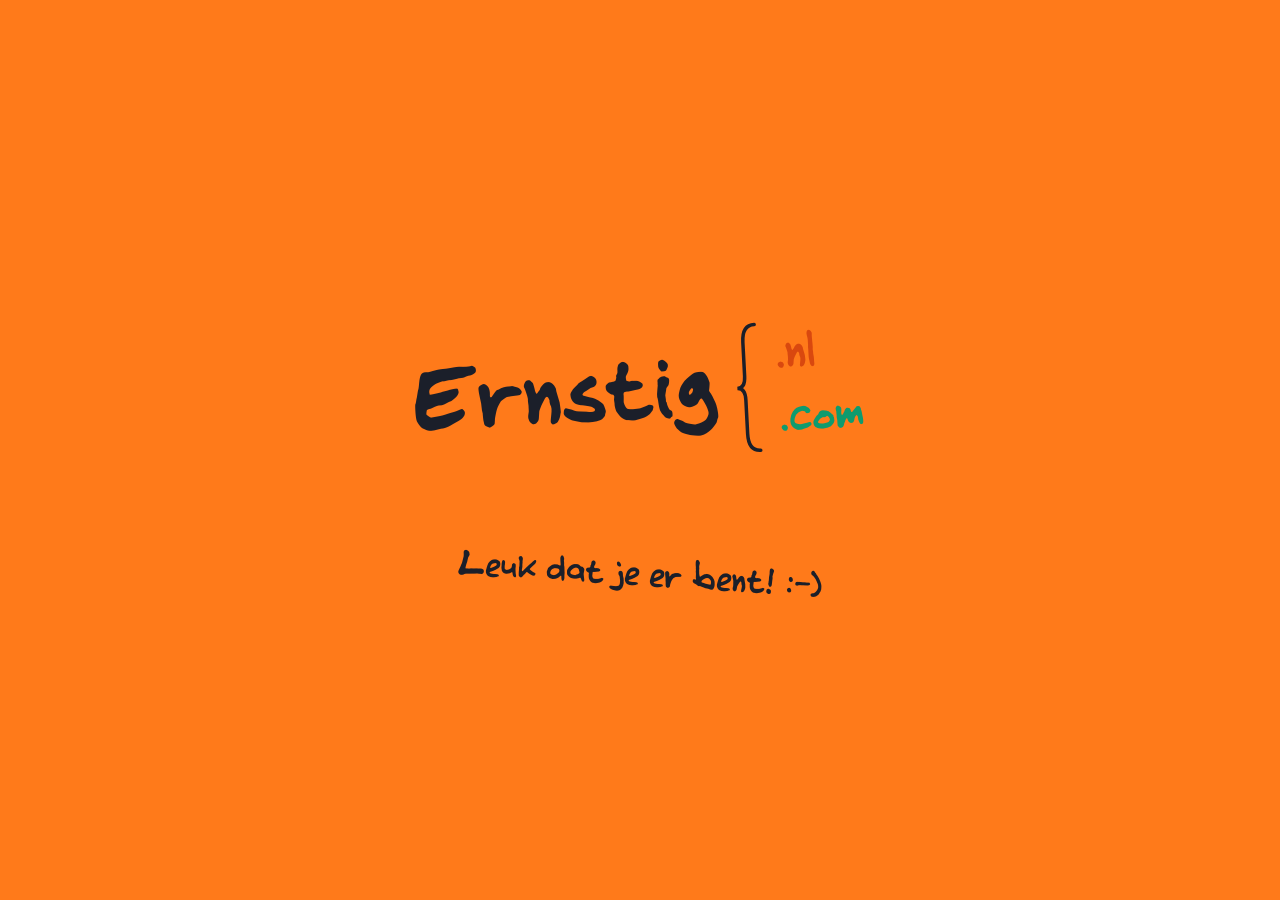
<file: index.html>
<!doctype html>
<html lang="nl">
<head>
<meta charset="utf-8">
<meta name="viewport" content="width=device-width, initial-scale=1, viewport-fit=cover">
<meta name="theme-color" content="#ff7a1a">
<title>Ernstig</title>
<script>
/* Achtergrond per domein. Lokaal testen: index.html?domain=com */
(function(){
  var isCom=/(^|\.)ernstig\.com$/.test(location.hostname)||new URLSearchParams(location.search).get('domain')==='com';
  if(isCom){
    document.documentElement.classList.add('com');
    document.documentElement.lang='en';
    document.querySelector('meta[name="theme-color"]').setAttribute('content','#0f9b6e');
  }
})();
</script>
<style>
@font-face{font-family:'Erno2024';src:url([data-uri]) format('woff2');font-display:block}
:root{--bg:#ff7a1a}
:root.com{--bg:#0f9b6e}
*,*::before,*::after{box-sizing:border-box}
html,body{margin:0;height:100%}
body{
  background:var(--bg);
  display:flex;align-items:center;justify-content:center;
  min-height:100svh;
  padding:env(safe-area-inset-top,0px) env(safe-area-inset-right,0px) env(safe-area-inset-bottom,0px) env(safe-area-inset-left,0px);
}
/* De stage bepaalt de schaal: alles erbinnen is in cqi (procent van deze breedte) */
.stage{width:min(94vw,133svh,820px);container-type:inline-size;display:flex;flex-direction:column;align-items:center;gap:5cqi}
.tagline{margin:0;font-family:'Erno2024','Comic Sans MS',cursive;font-size:4.6cqi;line-height:1.2;color:#1b1f2a;text-align:center;transform:rotate(3.5deg)}
:root.com .t-nl,:root:not(.com) .t-com{display:none}
.sticker{
  position:relative;
  isolation:isolate;
  transform:rotate(-3deg);
  padding:3.2cqi 4.6cqi 3.6cqi 4.2cqi;
}
/* Handgetekende stickervorm: schaduw + wit vlak met inktrand */
.shape{position:absolute;inset:0;width:100%;height:100%;overflow:visible;z-index:-1}
.shape .shadow{fill:#1b1f2a;transform:translate(2.2px,3.4px)}
.shape .face{fill:#ffffff;stroke:#1b1f2a;stroke-width:.8cqi;stroke-linejoin:miter;stroke-miterlimit:2;vector-effect:non-scaling-stroke}
.logo{display:flex;align-items:center;gap:2cqi;font-family:'Erno2024','Comic Sans MS',cursive;line-height:1.1;color:#1b1f2a}
.stem{font-size:12cqi}
.brace{width:3.2cqi;height:16cqi;flex:none}
.brace path{fill:none;stroke:#1b1f2a;stroke-width:3.5;stroke-linecap:round;vector-effect:non-scaling-stroke}
.tlds{display:flex;flex-direction:column;gap:.6cqi;font-size:6.5cqi}
.tlds a{text-decoration:none;border-radius:.6cqi}
.tlds a:hover{text-decoration:underline;text-underline-offset:.12em;text-decoration-thickness:.06em}
.tlds a:focus-visible{outline:.4cqi solid currentColor;outline-offset:.6cqi}
.nl{color:#d9480f}.com{color:#0f9b6e}

/* ---------- Beweging ---------- */
body{transition:background-color .6s ease}
/* Voorproefje van de andere smaak bij hover/focus */
:root:not(.com):has(.tlds a.com:hover, .tlds a.com:focus-visible){--bg:#0f9b6e}
:root.com:has(.tlds a.nl:hover, .tlds a.nl:focus-visible){--bg:#ff7a1a}

/* Plak-moment */
.sticker{animation:plak .6s cubic-bezier(.2,.9,.3,1.25) backwards;transition:transform .25s ease}
@keyframes plak{
  0%{transform:rotate(-12deg) scale(1.25);opacity:0}
  35%{opacity:1}
  100%{transform:rotate(-3deg) scale(1)}
}
.shape .shadow{animation:schaduw .6s cubic-bezier(.2,.9,.3,1) backwards;transition:transform .25s ease}
@keyframes schaduw{from{transform:translate(8px,12px)}to{transform:translate(2.2px,3.4px)}}

/* Optillen bij hover / tik */
@media (hover:hover){
  .sticker:hover{transform:rotate(-2deg) translateY(-1cqi) scale(1.02)}
  .sticker:hover .shadow{transform:translate(4px,6.5px)}
}
.sticker:active{transform:rotate(-2deg) translateY(-1cqi) scale(1.02)}
.sticker:active .shadow{transform:translate(4px,6.5px)}

/* Kookrand: drie net verschillende randen wisselen elkaar af */
.boil g{visibility:hidden;animation:kook .45s steps(1,end) infinite}
.boil g:nth-child(2){animation-delay:-.15s}
.boil g:nth-child(3){animation-delay:-.3s}
@keyframes kook{0%{visibility:visible}33.33%,100%{visibility:hidden}}

/* Onderschrift wordt na de landing "geschreven" */
.tagline{animation:schrijf .9s ease-out .55s backwards}
@keyframes schrijf{from{clip-path:inset(-20% 100% -20% 0)}to{clip-path:inset(-20% 0 -20% 0)}}

/* Knipoog, ongeveer elke 5 seconden */
.smile{display:inline-grid}
.smile>span{grid-area:1/1}
.smile .s1{animation:oog 5s 2s infinite}
.smile .s2{opacity:0;animation:knipoog 5s 2s infinite}
@keyframes oog{0%,91%{opacity:1}92%,97%{opacity:0}98%,100%{opacity:1}}
@keyframes knipoog{0%,91%{opacity:0}92%,97%{opacity:1}98%,100%{opacity:0}}

/* Geen beweging voor wie dat heeft uitgezet */
@media (prefers-reduced-motion:reduce){
  *,*::before,*::after{animation:none!important;transition:none!important}
  .boil g{visibility:hidden}
  .boil g:first-child{visibility:visible}
  .smile .s2{opacity:0}
}
</style>
</head>
<body ontouchstart="">
<main class="stage">
<div class="sticker">
<svg class="shape boil" viewBox="0 0 100 44" preserveAspectRatio="none" aria-hidden="true">
<g><path class="shadow" d="M5.00 3.17 L6.73 3.77 L8.46 2.85 L10.19 3.94 L11.92 2.96 L13.65 3.30 L15.38 3.44 L17.12 2.98 L18.85 3.46 L20.58 3.15 L22.31 3.43 L24.04 3.90 L25.77 3.07 L27.50 2.28 L29.23 3.37 L30.96 3.61 L32.69 2.87 L34.42 2.02 L36.15 2.92 L37.88 3.23 L39.62 2.53 L41.35 4.00 L43.08 2.65 L44.81 3.46 L46.54 3.35 L48.27 3.84 L50.00 3.19 L51.73 2.30 L53.46 3.32 L55.19 2.82 L56.92 2.86 L58.65 3.28 L60.38 2.95 L62.12 3.96 L63.85 3.44 L65.58 3.65 L67.31 2.82 L69.04 3.16 L70.77 3.18 L72.50 2.81 L74.23 3.05 L75.96 3.44 L77.69 2.71 L79.42 2.56 L81.15 3.25 L82.88 2.84 L84.62 2.98 L86.35 2.17 L88.08 2.77 L89.81 3.47 L91.54 2.52 L93.27 3.84 L96.92 4.50 L97.57 5.85 L96.66 7.19 L96.98 8.54 L96.54 9.88 L97.37 11.23 L97.26 12.58 L97.16 13.92 L97.37 15.27 L96.59 16.62 L97.19 17.96 L97.21 19.31 L97.08 20.65 L96.90 22.00 L97.34 23.35 L97.98 24.69 L96.97 26.04 L97.36 27.38 L96.57 28.73 L97.44 30.08 L97.15 31.42 L98.08 32.77 L97.32 34.12 L96.53 35.46 L96.89 36.81 L97.37 38.15 L95.00 40.53 L93.27 40.92 L91.54 40.67 L89.81 40.16 L88.08 40.56 L86.35 41.59 L84.62 40.63 L82.88 40.44 L81.15 40.89 L79.42 41.82 L77.69 40.58 L75.96 40.89 L74.23 41.05 L72.50 41.84 L70.77 41.32 L69.04 41.80 L67.31 40.78 L65.58 40.81 L63.85 40.86 L62.12 41.85 L60.38 41.45 L58.65 40.23 L56.92 40.68 L55.19 40.41 L53.46 40.74 L51.73 40.97 L50.00 41.09 L48.27 40.48 L46.54 40.51 L44.81 40.82 L43.08 40.87 L41.35 41.15 L39.62 41.45 L37.88 41.42 L36.15 41.02 L34.42 41.26 L32.69 41.17 L30.96 40.02 L29.23 41.40 L27.50 41.62 L25.77 41.37 L24.04 41.66 L22.31 40.89 L20.58 40.78 L18.85 40.61 L17.12 41.30 L15.38 40.57 L13.65 40.05 L11.92 40.71 L10.19 40.26 L8.46 40.84 L6.73 40.02 L3.49 39.50 L3.77 38.15 L3.39 36.81 L3.30 35.46 L3.47 34.12 L2.18 32.77 L2.89 31.42 L3.77 30.08 L3.25 28.73 L3.34 27.38 L3.13 26.04 L3.83 24.69 L2.65 23.35 L1.92 22.00 L3.03 20.65 L3.04 19.31 L3.41 17.96 L3.88 16.62 L3.16 15.27 L3.52 13.92 L2.67 12.58 L3.74 11.23 L3.47 9.88 L2.01 8.54 L2.97 7.19 L3.78 5.85 Z"/><path class="face" d="M5.00 3.17 L6.73 3.77 L8.46 2.85 L10.19 3.94 L11.92 2.96 L13.65 3.30 L15.38 3.44 L17.12 2.98 L18.85 3.46 L20.58 3.15 L22.31 3.43 L24.04 3.90 L25.77 3.07 L27.50 2.28 L29.23 3.37 L30.96 3.61 L32.69 2.87 L34.42 2.02 L36.15 2.92 L37.88 3.23 L39.62 2.53 L41.35 4.00 L43.08 2.65 L44.81 3.46 L46.54 3.35 L48.27 3.84 L50.00 3.19 L51.73 2.30 L53.46 3.32 L55.19 2.82 L56.92 2.86 L58.65 3.28 L60.38 2.95 L62.12 3.96 L63.85 3.44 L65.58 3.65 L67.31 2.82 L69.04 3.16 L70.77 3.18 L72.50 2.81 L74.23 3.05 L75.96 3.44 L77.69 2.71 L79.42 2.56 L81.15 3.25 L82.88 2.84 L84.62 2.98 L86.35 2.17 L88.08 2.77 L89.81 3.47 L91.54 2.52 L93.27 3.84 L96.92 4.50 L97.57 5.85 L96.66 7.19 L96.98 8.54 L96.54 9.88 L97.37 11.23 L97.26 12.58 L97.16 13.92 L97.37 15.27 L96.59 16.62 L97.19 17.96 L97.21 19.31 L97.08 20.65 L96.90 22.00 L97.34 23.35 L97.98 24.69 L96.97 26.04 L97.36 27.38 L96.57 28.73 L97.44 30.08 L97.15 31.42 L98.08 32.77 L97.32 34.12 L96.53 35.46 L96.89 36.81 L97.37 38.15 L95.00 40.53 L93.27 40.92 L91.54 40.67 L89.81 40.16 L88.08 40.56 L86.35 41.59 L84.62 40.63 L82.88 40.44 L81.15 40.89 L79.42 41.82 L77.69 40.58 L75.96 40.89 L74.23 41.05 L72.50 41.84 L70.77 41.32 L69.04 41.80 L67.31 40.78 L65.58 40.81 L63.85 40.86 L62.12 41.85 L60.38 41.45 L58.65 40.23 L56.92 40.68 L55.19 40.41 L53.46 40.74 L51.73 40.97 L50.00 41.09 L48.27 40.48 L46.54 40.51 L44.81 40.82 L43.08 40.87 L41.35 41.15 L39.62 41.45 L37.88 41.42 L36.15 41.02 L34.42 41.26 L32.69 41.17 L30.96 40.02 L29.23 41.40 L27.50 41.62 L25.77 41.37 L24.04 41.66 L22.31 40.89 L20.58 40.78 L18.85 40.61 L17.12 41.30 L15.38 40.57 L13.65 40.05 L11.92 40.71 L10.19 40.26 L8.46 40.84 L6.73 40.02 L3.49 39.50 L3.77 38.15 L3.39 36.81 L3.30 35.46 L3.47 34.12 L2.18 32.77 L2.89 31.42 L3.77 30.08 L3.25 28.73 L3.34 27.38 L3.13 26.04 L3.83 24.69 L2.65 23.35 L1.92 22.00 L3.03 20.65 L3.04 19.31 L3.41 17.96 L3.88 16.62 L3.16 15.27 L3.52 13.92 L2.67 12.58 L3.74 11.23 L3.47 9.88 L2.01 8.54 L2.97 7.19 L3.78 5.85 Z"/></g>
<g><path class="shadow" d="M5.06 2.96 L7.06 4.07 L8.44 2.96 L9.99 3.75 L11.77 3.09 L13.45 3.63 L15.08 3.23 L16.83 3.17 L18.76 3.44 L20.46 3.25 L22.24 3.23 L23.99 3.76 L25.50 3.30 L27.63 2.40 L29.50 3.30 L30.88 3.56 L32.62 2.99 L34.07 1.99 L36.17 2.81 L37.55 3.37 L39.28 2.58 L41.11 3.67 L42.86 2.35 L44.57 3.59 L46.70 3.25 L48.38 3.82 L50.00 3.45 L51.60 2.56 L53.59 3.45 L54.84 2.53 L56.59 2.75 L58.96 3.54 L60.62 2.68 L62.26 4.15 L64.07 3.64 L65.33 3.43 L67.51 2.99 L69.31 3.12 L71.04 2.93 L72.82 3.08 L74.12 2.75 L75.99 3.57 L77.59 2.40 L79.27 2.79 L80.86 3.56 L82.71 2.63 L84.35 3.32 L86.63 2.04 L87.80 2.88 L90.08 3.13 L91.63 2.77 L93.24 3.89 L97.13 4.32 L97.41 5.96 L96.70 7.21 L96.86 8.85 L96.39 10.01 L97.65 11.16 L96.95 12.38 L96.86 13.67 L97.10 15.16 L96.50 16.58 L97.31 18.08 L97.34 19.22 L97.19 20.68 L96.64 22.03 L97.21 23.47 L98.14 24.51 L96.92 26.01 L97.22 27.06 L96.25 29.07 L97.61 30.04 L97.27 31.26 L98.23 33.09 L97.51 34.10 L96.87 35.76 L96.58 36.75 L97.34 37.99 L95.08 40.28 L93.44 41.17 L91.23 40.80 L89.65 40.26 L88.21 40.89 L86.56 41.48 L84.78 40.38 L83.03 40.38 L80.99 40.71 L79.22 42.03 L77.41 40.39 L75.74 40.65 L74.39 41.11 L72.62 42.12 L70.73 41.00 L68.82 41.81 L67.46 41.07 L65.59 40.62 L63.91 41.16 L62.00 42.15 L60.66 41.50 L58.64 39.97 L56.65 40.36 L55.27 40.56 L53.81 40.81 L52.08 40.90 L49.74 40.78 L48.12 40.50 L46.88 40.37 L44.62 40.98 L43.00 40.91 L41.11 41.40 L39.91 41.63 L38.18 41.30 L35.82 40.88 L34.70 41.24 L32.48 40.93 L30.72 39.98 L29.53 41.67 L27.68 41.80 L25.55 41.56 L23.85 41.68 L21.98 41.16 L20.32 40.84 L18.96 40.71 L17.25 41.21 L15.58 40.88 L13.73 40.39 L12.16 40.40 L10.31 39.97 L8.57 40.75 L6.98 39.70 L3.80 39.18 L3.46 37.80 L3.13 37.15 L3.53 35.75 L3.25 34.25 L2.39 32.93 L2.73 31.75 L3.93 30.21 L3.10 28.66 L3.52 27.39 L3.12 26.33 L3.77 24.94 L2.33 23.37 L2.07 21.66 L3.17 20.50 L3.13 19.40 L3.16 18.27 L3.70 16.37 L3.12 14.96 L3.24 14.10 L2.39 12.61 L4.01 11.20 L3.69 10.11 L1.78 8.24 L3.17 7.45 L4.03 6.00 Z"/><path class="face" d="M5.06 2.96 L7.06 4.07 L8.44 2.96 L9.99 3.75 L11.77 3.09 L13.45 3.63 L15.08 3.23 L16.83 3.17 L18.76 3.44 L20.46 3.25 L22.24 3.23 L23.99 3.76 L25.50 3.30 L27.63 2.40 L29.50 3.30 L30.88 3.56 L32.62 2.99 L34.07 1.99 L36.17 2.81 L37.55 3.37 L39.28 2.58 L41.11 3.67 L42.86 2.35 L44.57 3.59 L46.70 3.25 L48.38 3.82 L50.00 3.45 L51.60 2.56 L53.59 3.45 L54.84 2.53 L56.59 2.75 L58.96 3.54 L60.62 2.68 L62.26 4.15 L64.07 3.64 L65.33 3.43 L67.51 2.99 L69.31 3.12 L71.04 2.93 L72.82 3.08 L74.12 2.75 L75.99 3.57 L77.59 2.40 L79.27 2.79 L80.86 3.56 L82.71 2.63 L84.35 3.32 L86.63 2.04 L87.80 2.88 L90.08 3.13 L91.63 2.77 L93.24 3.89 L97.13 4.32 L97.41 5.96 L96.70 7.21 L96.86 8.85 L96.39 10.01 L97.65 11.16 L96.95 12.38 L96.86 13.67 L97.10 15.16 L96.50 16.58 L97.31 18.08 L97.34 19.22 L97.19 20.68 L96.64 22.03 L97.21 23.47 L98.14 24.51 L96.92 26.01 L97.22 27.06 L96.25 29.07 L97.61 30.04 L97.27 31.26 L98.23 33.09 L97.51 34.10 L96.87 35.76 L96.58 36.75 L97.34 37.99 L95.08 40.28 L93.44 41.17 L91.23 40.80 L89.65 40.26 L88.21 40.89 L86.56 41.48 L84.78 40.38 L83.03 40.38 L80.99 40.71 L79.22 42.03 L77.41 40.39 L75.74 40.65 L74.39 41.11 L72.62 42.12 L70.73 41.00 L68.82 41.81 L67.46 41.07 L65.59 40.62 L63.91 41.16 L62.00 42.15 L60.66 41.50 L58.64 39.97 L56.65 40.36 L55.27 40.56 L53.81 40.81 L52.08 40.90 L49.74 40.78 L48.12 40.50 L46.88 40.37 L44.62 40.98 L43.00 40.91 L41.11 41.40 L39.91 41.63 L38.18 41.30 L35.82 40.88 L34.70 41.24 L32.48 40.93 L30.72 39.98 L29.53 41.67 L27.68 41.80 L25.55 41.56 L23.85 41.68 L21.98 41.16 L20.32 40.84 L18.96 40.71 L17.25 41.21 L15.58 40.88 L13.73 40.39 L12.16 40.40 L10.31 39.97 L8.57 40.75 L6.98 39.70 L3.80 39.18 L3.46 37.80 L3.13 37.15 L3.53 35.75 L3.25 34.25 L2.39 32.93 L2.73 31.75 L3.93 30.21 L3.10 28.66 L3.52 27.39 L3.12 26.33 L3.77 24.94 L2.33 23.37 L2.07 21.66 L3.17 20.50 L3.13 19.40 L3.16 18.27 L3.70 16.37 L3.12 14.96 L3.24 14.10 L2.39 12.61 L4.01 11.20 L3.69 10.11 L1.78 8.24 L3.17 7.45 L4.03 6.00 Z"/></g>
<g><path class="shadow" d="M5.18 3.27 L6.67 3.56 L8.58 3.18 L10.14 4.19 L11.60 2.98 L13.44 3.30 L15.46 3.69 L17.14 3.24 L18.73 3.20 L20.56 3.30 L22.46 3.11 L23.86 3.73 L25.75 3.32 L27.34 1.96 L29.51 3.63 L31.15 3.29 L32.52 2.64 L34.71 1.76 L35.89 2.72 L38.08 3.02 L39.96 2.40 L41.46 3.78 L42.93 2.91 L45.16 3.28 L46.43 3.04 L48.06 3.76 L50.01 3.24 L51.62 2.06 L53.50 3.21 L55.08 3.15 L56.98 2.52 L58.97 3.61 L60.30 3.29 L61.84 4.25 L63.62 3.69 L65.70 3.97 L67.17 2.93 L69.35 2.90 L70.55 3.22 L72.24 2.50 L73.89 2.94 L76.06 3.42 L77.76 2.38 L79.14 2.61 L80.91 2.91 L82.57 2.95 L84.94 2.98 L86.00 1.96 L88.21 2.97 L89.60 3.45 L91.22 2.55 L93.45 3.84 L97.12 4.31 L97.69 5.83 L96.73 6.89 L96.95 8.62 L96.35 9.92 L97.03 11.17 L97.57 12.68 L97.16 14.18 L97.51 15.28 L96.50 16.88 L97.24 17.95 L97.12 19.07 L96.86 20.72 L96.93 22.19 L97.30 23.27 L98.02 24.52 L97.29 26.13 L97.22 27.37 L96.81 29.05 L97.58 30.34 L97.36 31.33 L98.02 32.75 L97.01 34.18 L96.57 35.66 L96.78 37.14 L97.54 38.21 L94.81 40.83 L93.40 41.01 L91.33 40.46 L89.60 40.45 L88.04 40.70 L86.48 41.81 L84.47 40.42 L83.20 40.19 L81.50 40.82 L79.09 41.68 L77.88 40.51 L75.71 40.59 L73.91 41.10 L72.41 41.96 L70.51 41.17 L69.08 41.68 L67.45 40.61 L65.76 40.92 L63.79 41.00 L62.01 42.14 L60.55 41.30 L58.90 40.32 L57.17 40.83 L55.48 40.44 L53.35 40.90 L52.03 40.99 L50.15 41.16 L48.15 40.27 L46.63 40.28 L44.77 41.01 L43.00 40.82 L41.68 41.21 L39.65 41.24 L38.05 41.33 L36.30 41.34 L34.65 41.06 L32.99 41.29 L30.73 39.70 L29.05 41.46 L27.49 41.27 L26.08 41.07 L24.28 41.66 L22.52 41.11 L20.72 40.69 L18.86 40.40 L16.95 40.97 L15.29 40.85 L13.80 39.74 L11.81 40.67 L10.21 40.27 L8.70 40.63 L6.83 40.12 L3.15 39.26 L3.50 38.23 L3.64 37.08 L3.54 35.49 L3.55 34.23 L2.04 32.76 L2.63 31.30 L3.68 30.40 L3.05 28.72 L3.03 27.07 L3.14 26.10 L3.85 25.03 L2.63 23.44 L2.18 21.74 L3.22 20.39 L3.31 19.49 L3.61 18.21 L3.56 16.33 L3.10 14.97 L3.81 13.69 L2.48 12.74 L3.47 11.48 L3.37 9.90 L2.25 8.24 L2.80 7.11 L3.93 5.70 Z"/><path class="face" d="M5.18 3.27 L6.67 3.56 L8.58 3.18 L10.14 4.19 L11.60 2.98 L13.44 3.30 L15.46 3.69 L17.14 3.24 L18.73 3.20 L20.56 3.30 L22.46 3.11 L23.86 3.73 L25.75 3.32 L27.34 1.96 L29.51 3.63 L31.15 3.29 L32.52 2.64 L34.71 1.76 L35.89 2.72 L38.08 3.02 L39.96 2.40 L41.46 3.78 L42.93 2.91 L45.16 3.28 L46.43 3.04 L48.06 3.76 L50.01 3.24 L51.62 2.06 L53.50 3.21 L55.08 3.15 L56.98 2.52 L58.97 3.61 L60.30 3.29 L61.84 4.25 L63.62 3.69 L65.70 3.97 L67.17 2.93 L69.35 2.90 L70.55 3.22 L72.24 2.50 L73.89 2.94 L76.06 3.42 L77.76 2.38 L79.14 2.61 L80.91 2.91 L82.57 2.95 L84.94 2.98 L86.00 1.96 L88.21 2.97 L89.60 3.45 L91.22 2.55 L93.45 3.84 L97.12 4.31 L97.69 5.83 L96.73 6.89 L96.95 8.62 L96.35 9.92 L97.03 11.17 L97.57 12.68 L97.16 14.18 L97.51 15.28 L96.50 16.88 L97.24 17.95 L97.12 19.07 L96.86 20.72 L96.93 22.19 L97.30 23.27 L98.02 24.52 L97.29 26.13 L97.22 27.37 L96.81 29.05 L97.58 30.34 L97.36 31.33 L98.02 32.75 L97.01 34.18 L96.57 35.66 L96.78 37.14 L97.54 38.21 L94.81 40.83 L93.40 41.01 L91.33 40.46 L89.60 40.45 L88.04 40.70 L86.48 41.81 L84.47 40.42 L83.20 40.19 L81.50 40.82 L79.09 41.68 L77.88 40.51 L75.71 40.59 L73.91 41.10 L72.41 41.96 L70.51 41.17 L69.08 41.68 L67.45 40.61 L65.76 40.92 L63.79 41.00 L62.01 42.14 L60.55 41.30 L58.90 40.32 L57.17 40.83 L55.48 40.44 L53.35 40.90 L52.03 40.99 L50.15 41.16 L48.15 40.27 L46.63 40.28 L44.77 41.01 L43.00 40.82 L41.68 41.21 L39.65 41.24 L38.05 41.33 L36.30 41.34 L34.65 41.06 L32.99 41.29 L30.73 39.70 L29.05 41.46 L27.49 41.27 L26.08 41.07 L24.28 41.66 L22.52 41.11 L20.72 40.69 L18.86 40.40 L16.95 40.97 L15.29 40.85 L13.80 39.74 L11.81 40.67 L10.21 40.27 L8.70 40.63 L6.83 40.12 L3.15 39.26 L3.50 38.23 L3.64 37.08 L3.54 35.49 L3.55 34.23 L2.04 32.76 L2.63 31.30 L3.68 30.40 L3.05 28.72 L3.03 27.07 L3.14 26.10 L3.85 25.03 L2.63 23.44 L2.18 21.74 L3.22 20.39 L3.31 19.49 L3.61 18.21 L3.56 16.33 L3.10 14.97 L3.81 13.69 L2.48 12.74 L3.47 11.48 L3.37 9.90 L2.25 8.24 L2.80 7.11 L3.93 5.70 Z"/></g>
</svg>
<div class="logo">
<span class="stem">Ernstig</span>
<svg class="brace" viewBox="0 0 30 200" preserveAspectRatio="none" aria-hidden="true"><path d="M26 4 Q12 4 12 30 V82 Q12 100 3 100 Q12 100 12 118 V170 Q12 196 26 196"/></svg>
<span class="tlds">
<a class="nl" href="https://www.ernstig.nl">.nl</a>
<a class="com" href="https://www.ernstig.com">.com</a>
</span>
</div>
</div>
<p class="tagline"><span class="t-nl" lang="nl">Leuk dat je er bent! <span class="smile"><span class="s1">:-)</span><span class="s2" aria-hidden="true">;-)</span></span></span><span class="t-com" lang="en">Nice to see you! <span class="smile"><span class="s1">:-)</span><span class="s2" aria-hidden="true">;-)</span></span></span></p>
</main>
</body>
</html>
</file>
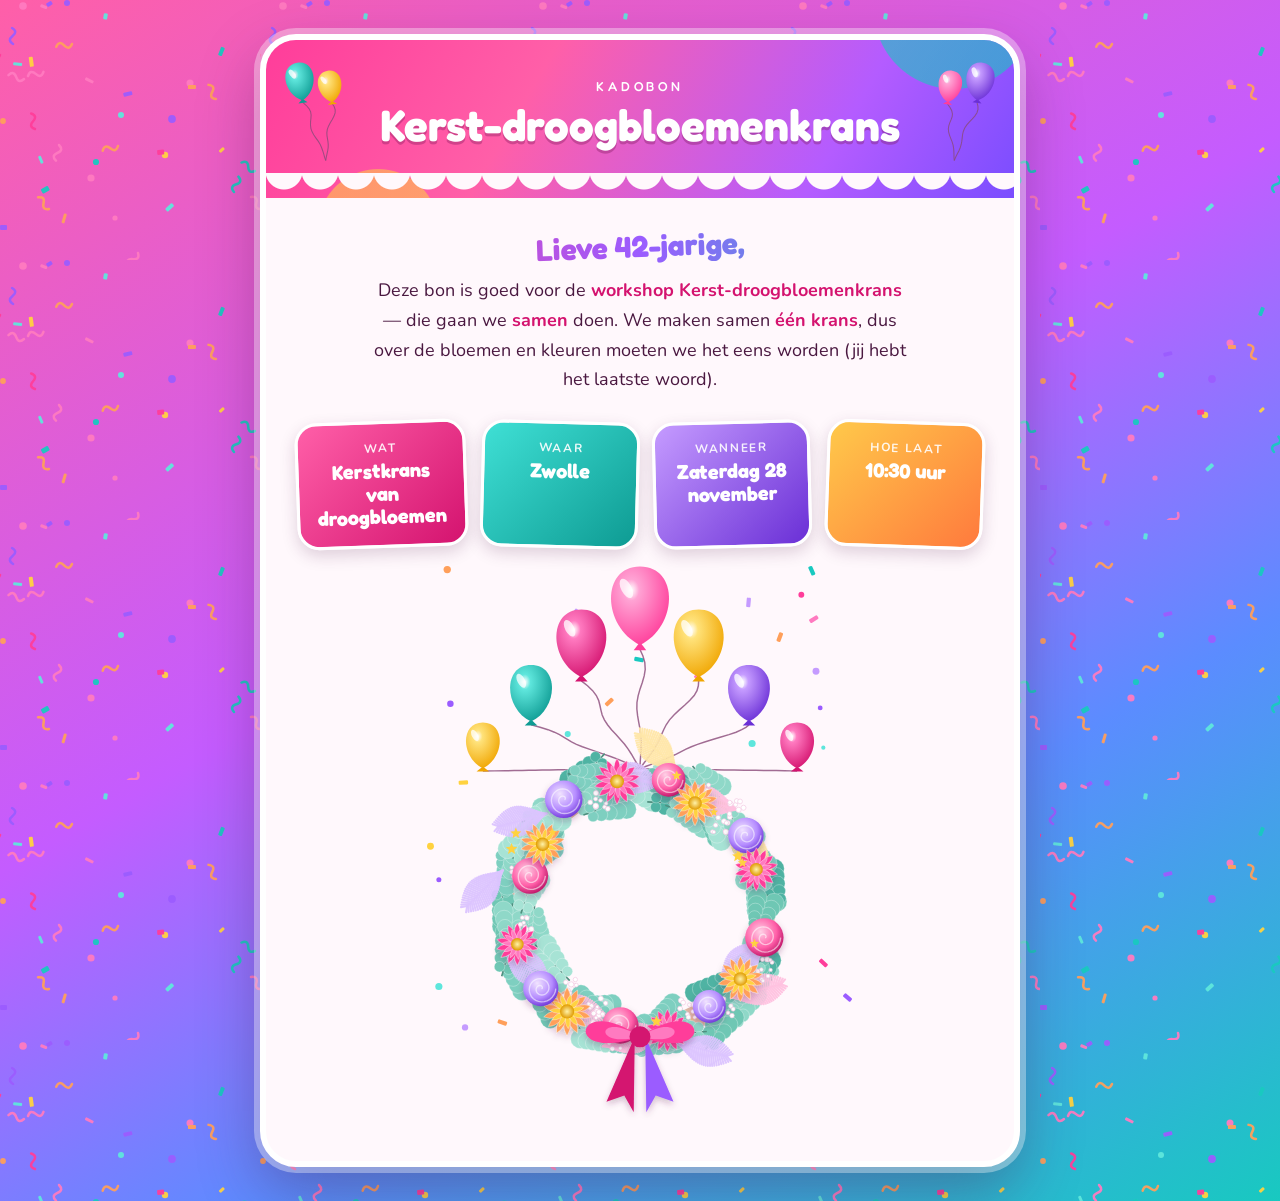
<file: kadobon.html>
<!DOCTYPE html>
<html lang="nl">
<head>
<meta charset="utf-8">
<meta name="viewport" content="width=device-width, initial-scale=1">
<title>Kadobon — Kerst-droogbloemenkrans</title>
<link rel="preconnect" href="https://fonts.googleapis.com">
<link href="https://fonts.googleapis.com/css2?family=Fredoka:wght@500;700&family=Nunito:wght@500;700;800&display=swap" rel="stylesheet">
<style>
  :root {
    --hot:#ff3d9a; --hot-deep:#d4136f; --turq:#18c9c0; --lilac:#9b5cff;
    --sun:#ffd23f; --ink:#4a1840; --card:#fff8fc;
  }
  * { box-sizing:border-box; }
  html { background:#ff7ac0; }
  body {
    margin:0; min-height:100vh; padding:34px 14px;
    font-family:"Nunito","Segoe UI",Helvetica,Arial,sans-serif; color:var(--ink);
    background: url("data:image/svg+xml,%3Csvg%20xmlns%3D%22http%3A//www.w3.org/2000/svg%22%20width%3D%22260%22%20height%3D%22260%22%3E%3Cpath%20d%3D%22M118%20146%20q4%20-6%208%200%20t8%200%22%20fill%3D%22none%22%20stroke%3D%22%23ff9f5a%22%20stroke-width%3D%222.5%22%20stroke-linecap%3D%22round%22%20opacity%3D%220.95%22%20transform%3D%22rotate%28163%20118%20146%29%22/%3E%3Cpath%20d%3D%22M49%20209%20q4%20-6%208%200%20t8%200%22%20fill%3D%22none%22%20stroke%3D%22%23ff9f5a%22%20stroke-width%3D%222.5%22%20stroke-linecap%3D%22round%22%20opacity%3D%220.95%22%20transform%3D%22rotate%28227%2049%20209%29%22/%3E%3Cpath%20d%3D%22M24%2079%20q4%20-6%208%200%20t8%200%22%20fill%3D%22none%22%20stroke%3D%22%23ff7ac0%22%20stroke-width%3D%222.5%22%20stroke-linecap%3D%22round%22%20opacity%3D%220.95%22%20transform%3D%22rotate%28194%2024%2079%29%22/%3E%3Ccircle%20cx%3D%22165%22%20cy%3D%22155%22%20r%3D%223.2%22%20fill%3D%22%23ffd23f%22%20opacity%3D%220.95%22/%3E%3Crect%20x%3D%2241%22%20y%3D%224%22%20width%3D%227%22%20height%3D%223%22%20rx%3D%221%22%20fill%3D%22%23ff7ac0%22%20opacity%3D%220.95%22%20transform%3D%22rotate%2821%2041%204%29%22/%3E%3Ccircle%20cx%3D%22121%22%20cy%3D%22115%22%20r%3D%223.0%22%20fill%3D%22%235ee6dc%22%20opacity%3D%220.95%22/%3E%3Ccircle%20cx%3D%22172%22%20cy%3D%22119%22%20r%3D%223.9%22%20fill%3D%22%239b5cff%22%20opacity%3D%220.95%22/%3E%3Crect%20x%3D%2222%22%20y%3D%2266%22%20width%3D%229%22%20height%3D%223%22%20rx%3D%221%22%20fill%3D%22%235ee6dc%22%20opacity%3D%220.95%22%20transform%3D%22rotate%28185%2022%2066%29%22/%3E%3Cpath%20d%3D%22M28%2076%20q4%20-6%208%200%20t8%200%22%20fill%3D%22none%22%20stroke%3D%22%23ff7ac0%22%20stroke-width%3D%222.5%22%20stroke-linecap%3D%22round%22%20opacity%3D%220.95%22%20transform%3D%22rotate%28345%2028%2076%29%22/%3E%3Cpath%20d%3D%22M0%2055%20q4%20-6%208%200%20t8%200%22%20fill%3D%22none%22%20stroke%3D%22%23ff3d9a%22%20stroke-width%3D%222.5%22%20stroke-linecap%3D%22round%22%20opacity%3D%220.95%22%20transform%3D%22rotate%28169%200%2055%29%22/%3E%3Crect%20x%3D%22103%22%20y%3D%2219%22%20width%3D%226%22%20height%3D%224%22%20rx%3D%221%22%20fill%3D%22%235ee6dc%22%20opacity%3D%220.95%22%20transform%3D%22rotate%28280%20103%2019%29%22/%3E%3Cpath%20d%3D%22M251%20197%20q4%20-6%208%200%20t8%200%22%20fill%3D%22none%22%20stroke%3D%22%23ff7ac0%22%20stroke-width%3D%222.5%22%20stroke-linecap%3D%22round%22%20opacity%3D%220.95%22%20transform%3D%22rotate%2848%20251%20197%29%22/%3E%3Ccircle%20cx%3D%223%22%20cy%3D%22121%22%20r%3D%222.9%22%20fill%3D%22%23ff9f5a%22%20opacity%3D%220.95%22/%3E%3Crect%20x%3D%2250%22%20y%3D%22190%22%20width%3D%228%22%20height%3D%225%22%20rx%3D%221%22%20fill%3D%22%2318c9c0%22%20opacity%3D%220.95%22%20transform%3D%22rotate%28151%2050%20190%29%22/%3E%3Crect%20x%3D%220%22%20y%3D%22225%22%20width%3D%227%22%20height%3D%225%22%20rx%3D%221%22%20fill%3D%22%239b5cff%22%20opacity%3D%220.95%22%20transform%3D%22rotate%28359%200%20225%29%22/%3E%3Crect%20x%3D%22157%22%20y%3D%22150%22%20width%3D%227%22%20height%3D%225%22%20rx%3D%221%22%20fill%3D%22%23ff3d9a%22%20opacity%3D%220.95%22%20transform%3D%22rotate%28356%20157%20150%29%22/%3E%3Crect%20x%3D%2286%22%20y%3D%2277%22%20width%3D%229%22%20height%3D%223%22%20rx%3D%221%22%20fill%3D%22%23ff7ac0%22%20opacity%3D%220.95%22%20transform%3D%22rotate%2827%2086%2077%29%22/%3E%3Ccircle%20cx%3D%2296%22%20cy%3D%22162%22%20r%3D%223.1%22%20fill%3D%22%2318c9c0%22%20opacity%3D%220.95%22/%3E%3Crect%20x%3D%22225%22%20y%3D%2248%22%20width%3D%229%22%20height%3D%224%22%20rx%3D%221%22%20fill%3D%22%2318c9c0%22%20opacity%3D%220.95%22%20transform%3D%22rotate%28112%20225%2048%29%22/%3E%3Crect%20x%3D%2241%22%20y%3D%22164%22%20width%3D%228%22%20height%3D%223%22%20rx%3D%221%22%20fill%3D%22%235ee6dc%22%20opacity%3D%220.95%22%20transform%3D%22rotate%28247%2041%20164%29%22/%3E%3Cpath%20d%3D%22M12%2028%20q4%20-6%208%200%20t8%200%22%20fill%3D%22none%22%20stroke%3D%22%239b5cff%22%20stroke-width%3D%222.5%22%20stroke-linecap%3D%22round%22%20opacity%3D%220.95%22%20transform%3D%22rotate%2886%2012%2028%29%22/%3E%3Crect%20x%3D%2267%22%20y%3D%22214%22%20width%3D%2210%22%20height%3D%223%22%20rx%3D%221%22%20fill%3D%22%23ff9f5a%22%20opacity%3D%220.95%22%20transform%3D%22rotate%28106%2067%20214%29%22/%3E%3Cpath%20d%3D%22M59%20145%20q4%20-6%208%200%20t8%200%22%20fill%3D%22none%22%20stroke%3D%22%23ff7ac0%22%20stroke-width%3D%222.5%22%20stroke-linecap%3D%22round%22%20opacity%3D%220.95%22%20transform%3D%22rotate%28101%2059%20145%29%22/%3E%3Crect%20x%3D%2253%22%20y%3D%224%22%20width%3D%226%22%20height%3D%224%22%20rx%3D%221%22%20fill%3D%22%239b5cff%22%20opacity%3D%220.95%22%20transform%3D%22rotate%28148%2053%204%29%22/%3E%3Cpath%20d%3D%22M138%20253%20q4%20-6%208%200%20t8%200%22%20fill%3D%22none%22%20stroke%3D%22%23ff7ac0%22%20stroke-width%3D%222.5%22%20stroke-linecap%3D%22round%22%20opacity%3D%220.95%22%20transform%3D%22rotate%28130%20138%20253%29%22/%3E%3Cpath%20d%3D%22M255%20171%20q4%20-6%208%200%20t8%200%22%20fill%3D%22none%22%20stroke%3D%22%2318c9c0%22%20stroke-width%3D%222.5%22%20stroke-linecap%3D%22round%22%20opacity%3D%220.95%22%20transform%3D%22rotate%28212%20255%20171%29%22/%3E%3Crect%20x%3D%22123%22%20y%3D%2293%22%20width%3D%229%22%20height%3D%224%22%20rx%3D%221%22%20fill%3D%22%239b5cff%22%20opacity%3D%220.95%22%20transform%3D%22rotate%28347%20123%2093%29%22/%3E%3Ccircle%20cx%3D%22190%22%20cy%3D%2283%22%20r%3D%223.5%22%20fill%3D%22%23ff7ac0%22%20opacity%3D%220.95%22/%3E%3Cpath%20d%3D%22M234%20192%20q4%20-6%208%200%20t8%200%22%20fill%3D%22none%22%20stroke%3D%22%2318c9c0%22%20stroke-width%3D%222.5%22%20stroke-linecap%3D%22round%22%20opacity%3D%220.95%22%20transform%3D%22rotate%28286%20234%20192%29%22/%3E%3Ccircle%20cx%3D%2291%22%20cy%3D%22178%22%20r%3D%223.6%22%20fill%3D%22%23ff7ac0%22%20opacity%3D%220.95%22/%3E%3Crect%20x%3D%22225%22%20y%3D%22149%22%20width%3D%226%22%20height%3D%223%22%20rx%3D%221%22%20fill%3D%22%23ffd23f%22%20opacity%3D%220.95%22%20transform%3D%22rotate%28137%20225%20149%29%22/%3E%3Crect%20x%3D%2230%22%20y%3D%2267%22%20width%3D%2210%22%20height%3D%224%22%20rx%3D%221%22%20fill%3D%22%23ffd23f%22%20opacity%3D%220.95%22%20transform%3D%22rotate%28262%2030%2067%29%22/%3E%3Ccircle%20cx%3D%22115%22%20cy%3D%22218%22%20r%3D%222.6%22%20fill%3D%22%23ff7ac0%22%20opacity%3D%220.95%22/%3E%3Ccircle%20cx%3D%2223%22%20cy%3D%226%22%20r%3D%223.8%22%20fill%3D%22%23ff7ac0%22%20opacity%3D%220.95%22/%3E%3Ccircle%20cx%3D%2267%22%20cy%3D%223%22%20r%3D%223.0%22%20fill%3D%22%239b5cff%22%20opacity%3D%220.95%22/%3E%3Crect%20x%3D%22196%22%20y%3D%2289%22%20width%3D%228%22%20height%3D%224%22%20rx%3D%221%22%20fill%3D%22%23ff9f5a%22%20opacity%3D%220.95%22%20transform%3D%22rotate%28179%20196%2089%29%22/%3E%3Crect%20x%3D%22165%22%20y%3D%22209%22%20width%3D%229%22%20height%3D%224%22%20rx%3D%221%22%20fill%3D%22%235ee6dc%22%20opacity%3D%220.95%22%20transform%3D%22rotate%28317%20165%20209%29%22/%3E%3Cpath%20d%3D%22M35%20129%20q4%20-6%208%200%20t8%200%22%20fill%3D%22none%22%20stroke%3D%22%23ff3d9a%22%20stroke-width%3D%222.5%22%20stroke-linecap%3D%22round%22%20opacity%3D%220.95%22%20transform%3D%22rotate%28256%2035%20129%29%22/%3E%3Cpath%20d%3D%22M72%2044%20q4%20-6%208%200%20t8%200%22%20fill%3D%22none%22%20stroke%3D%22%23ff9f5a%22%20stroke-width%3D%222.5%22%20stroke-linecap%3D%22round%22%20opacity%3D%220.95%22%20transform%3D%22rotate%28170%2072%2044%29%22/%3E%3Cpath%20d%3D%22M216%2099%20q4%20-6%208%200%20t8%200%22%20fill%3D%22none%22%20stroke%3D%22%23ff9f5a%22%20stroke-width%3D%222.5%22%20stroke-linecap%3D%22round%22%20opacity%3D%220.95%22%20transform%3D%22rotate%28242%20216%2099%29%22/%3E%3C/svg%3E"), linear-gradient(150deg,#ff5fa8 0%,#c45cff 45%,#5b8cff 70%,#18c9c0 100%);
  }
  .card {
    max-width:760px; margin:0 auto; background:var(--card);
    border-radius:36px; overflow:hidden; border:6px solid #fff;
    box-shadow:0 0 0 6px rgba(255,255,255,.35), 0 24px 60px rgba(74,24,64,.35);
  }
  .top {
    position:relative; overflow:hidden; text-align:center; color:#fff;
    padding:38px 96px 50px;
    background:
      radial-gradient(circle at 15% 120%, rgba(255,210,63,.55) 0 60px, transparent 61px),
      radial-gradient(circle at 92% -20%, rgba(24,201,192,.6) 0 80px, transparent 81px),
      linear-gradient(120deg,#ff3d9a 0%,#ff5fa8 35%,#b45cff 75%,#7a4dff 100%);
  }
  .top::after {
    content:""; position:absolute; left:0; right:0; bottom:-1px; height:26px;
    background: radial-gradient(circle at 18px -2px, var(--card) 18px, transparent 19px) repeat-x;
    background-size:36px 26px;
  }
  .top .hb { position:absolute; top:8px; width:84px; height:auto; }
  .top .hb.l { left:10px; transform:rotate(-8deg); }
  .top .hb.r { right:10px; transform:rotate(8deg); }
  .eyebrow { font-family:"Fredoka",sans-serif; font-weight:500; letter-spacing:.3em; text-transform:uppercase; font-size:13px; margin:0 0 8px; }
  .top h1 {
    margin:0; font-family:"Fredoka","Segoe UI",sans-serif; font-weight:700;
    font-size:clamp(28px, 7vw, 44px); line-height:1.05;
    text-shadow:0 3px 0 rgba(122,22,90,.35);
  }
  .body { padding:30px 30px 34px; }
  .greeting {
    text-align:center; margin:0 0 12px; transform:rotate(-2deg);
    font-family:"Fredoka",sans-serif; font-weight:700; font-size:30px;
    background:linear-gradient(90deg,var(--hot),var(--lilac),var(--turq));
    -webkit-background-clip:text; background-clip:text; color:transparent;
  }
  .intro { font-size:18px; line-height:1.65; text-align:center; margin:0 auto 26px; max-width:540px; }
  .intro strong { color:var(--hot-deep); }
  .details { display:flex; flex-wrap:wrap; gap:14px; justify-content:center; margin:0 0 8px; }
  .detail {
    flex:1 1 150px; max-width:210px; padding:16px 18px; text-align:center; color:#fff;
    border-radius:22px; border:3px solid #fff; box-shadow:0 6px 16px rgba(74,24,64,.18);
  }
  .detail:nth-child(1) { background:linear-gradient(135deg,#ff5fa8,#d4136f); transform:rotate(-2deg); }
  .detail:nth-child(2) { background:linear-gradient(135deg,#3fe0d5,#0e9b93); transform:rotate(1.5deg); }
  .detail:nth-child(3) { background:linear-gradient(135deg,#c59bff,#6a2fd6); transform:rotate(-1.5deg); }
  .detail:nth-child(4) { background:linear-gradient(135deg,#ffc94a,#ff7a3d); transform:rotate(2deg); }
  .detail .k { font-size:12px; letter-spacing:.14em; text-transform:uppercase; opacity:.9; margin-bottom:4px; font-weight:700; }
  .detail .v { font-family:"Fredoka",sans-serif; font-size:20px; font-weight:700; line-height:1.15; }
  .hero { display:block; width:100%; max-width:440px; height:auto; margin:0 auto; }
  @media (max-width:520px) {
    .top { padding:36px 64px 46px; }
    .top .hb { width:56px; }
    .body { padding:26px 18px 28px; }
    .detail { flex:1 1 40%; padding:14px 10px; }
    .detail .v { font-size:18px; }
  }
</style>
</head>
<body>
  <div class="card">
    <div class="top">
      <svg class="hb l" viewBox="0 0 110 150" aria-hidden="true"><defs><radialGradient id="b1" cx="35%" cy="30%" r="75%"><stop offset="0" stop-color="#fff" stop-opacity=".9"/><stop offset=".18" stop-color="#ff7ac0"/><stop offset="1" stop-color="#d4136f"/></radialGradient><radialGradient id="b2" cx="35%" cy="30%" r="75%"><stop offset="0" stop-color="#fff" stop-opacity=".9"/><stop offset=".18" stop-color="#5ee6dc"/><stop offset="1" stop-color="#0e9b93"/></radialGradient><radialGradient id="b3" cx="35%" cy="30%" r="75%"><stop offset="0" stop-color="#fff" stop-opacity=".9"/><stop offset=".18" stop-color="#c59bff"/><stop offset="1" stop-color="#6a2fd6"/></radialGradient><radialGradient id="b4" cx="35%" cy="30%" r="75%"><stop offset="0" stop-color="#fff" stop-opacity=".9"/><stop offset=".18" stop-color="#ffe27a"/><stop offset="1" stop-color="#f0a500"/></radialGradient><radialGradient id="b5" cx="35%" cy="30%" r="75%"><stop offset="0" stop-color="#fff" stop-opacity=".9"/><stop offset=".18" stop-color="#ffa3d4"/><stop offset="1" stop-color="#ff3d9a"/></radialGradient></defs><polyline points="36.0,68.8 39.9,73.2 42.7,77.6 44.2,82.0 44.3,86.4 43.4,90.8 42.3,95.2 41.6,99.6 41.6,104.0 42.5,108.4 44.2,112.8 46.4,117.2 48.7,121.6 50.6,126.0 51.9,130.4 52.8,134.8 53.5,139.2 54.1,143.6 55.0,148.0" fill="none" stroke="#8a4a7a" stroke-width="1.4" opacity=".8"/><path d="M30 69.28 L42 69.28 L36 64.0 Z" fill="#0e9b93"/><path d="M36 16 C61.2 16 60.0 54.4 36 65.92 C12.0 54.4 10.799999999999997 16 36 16 Z" fill="url(#b2)"/><ellipse cx="27.4" cy="29.9" rx="3.4" ry="6.7" fill="#fff" opacity=".75" transform="rotate(-28 27.4 29.9)"/><polyline points="74.0,76.0 75.8,80.0 76.5,84.0 75.8,88.0 73.8,92.0 70.9,96.0 67.7,100.0 64.8,104.0 62.7,108.0 61.5,112.0 61.1,116.0 61.2,120.0 61.3,124.0 61.1,128.0 60.4,132.0 59.2,136.0 57.7,140.0 56.2,144.0 55.0,148.0" fill="none" stroke="#8a4a7a" stroke-width="1.4" opacity=".8"/><path d="M68 76.4 L80 76.4 L74 72.0 Z" fill="#f0a500"/><path d="M74 32 C95.0 32 94.0 64.0 74 73.6 C54.0 64.0 53.0 32 74 32 Z" fill="url(#b4)"/><ellipse cx="66.8" cy="43.6" rx="2.8" ry="5.6" fill="#fff" opacity=".75" transform="rotate(-28 66.8 43.6)"/></svg><svg class="hb r" viewBox="0 0 110 150" aria-hidden="true"><defs><radialGradient id="b1" cx="35%" cy="30%" r="75%"><stop offset="0" stop-color="#fff" stop-opacity=".9"/><stop offset=".18" stop-color="#ff7ac0"/><stop offset="1" stop-color="#d4136f"/></radialGradient><radialGradient id="b2" cx="35%" cy="30%" r="75%"><stop offset="0" stop-color="#fff" stop-opacity=".9"/><stop offset=".18" stop-color="#5ee6dc"/><stop offset="1" stop-color="#0e9b93"/></radialGradient><radialGradient id="b3" cx="35%" cy="30%" r="75%"><stop offset="0" stop-color="#fff" stop-opacity=".9"/><stop offset=".18" stop-color="#c59bff"/><stop offset="1" stop-color="#6a2fd6"/></radialGradient><radialGradient id="b4" cx="35%" cy="30%" r="75%"><stop offset="0" stop-color="#fff" stop-opacity=".9"/><stop offset=".18" stop-color="#ffe27a"/><stop offset="1" stop-color="#f0a500"/></radialGradient><radialGradient id="b5" cx="35%" cy="30%" r="75%"><stop offset="0" stop-color="#fff" stop-opacity=".9"/><stop offset=".18" stop-color="#ffa3d4"/><stop offset="1" stop-color="#ff3d9a"/></radialGradient></defs><polyline points="74.0,68.8 75.8,73.2 76.5,77.6 75.8,82.0 73.8,86.4 70.9,90.8 67.7,95.2 64.8,99.6 62.7,104.0 61.5,108.4 61.1,112.8 61.2,117.2 61.3,121.6 61.1,126.0 60.4,130.4 59.2,134.8 57.7,139.2 56.2,143.6 55.0,148.0" fill="none" stroke="#8a4a7a" stroke-width="1.4" opacity=".8"/><path d="M68 69.28 L80 69.28 L74 64.0 Z" fill="#6a2fd6"/><path d="M74 16 C99.2 16 98.0 54.4 74 65.92 C50.0 54.4 48.8 16 74 16 Z" fill="url(#b3)"/><ellipse cx="65.4" cy="29.9" rx="3.4" ry="6.7" fill="#fff" opacity=".75" transform="rotate(-28 65.4 29.9)"/><polyline points="36.0,76.0 39.9,80.0 42.7,84.0 44.2,88.0 44.3,92.0 43.4,96.0 42.3,100.0 41.6,104.0 41.6,108.0 42.5,112.0 44.2,116.0 46.4,120.0 48.7,124.0 50.6,128.0 51.9,132.0 52.8,136.0 53.5,140.0 54.1,144.0 55.0,148.0" fill="none" stroke="#8a4a7a" stroke-width="1.4" opacity=".8"/><path d="M30 76.4 L42 76.4 L36 72.0 Z" fill="#ff3d9a"/><path d="M36 32 C57.0 32 56.0 64.0 36 73.6 C16.0 64.0 15.0 32 36 32 Z" fill="url(#b5)"/><ellipse cx="28.8" cy="43.6" rx="2.8" ry="5.6" fill="#fff" opacity=".75" transform="rotate(-28 28.8 43.6)"/></svg>
      <p class="eyebrow">Kadobon</p>
      <h1>Kerst-droogbloemen&shy;krans</h1>
    </div>
    <div class="body">
      <p class="greeting">Lieve 42-jarige,</p>
      <p class="intro">
        Deze bon is goed voor de <strong>workshop Kerst-droogbloemenkrans</strong> —
        die gaan we <strong>samen</strong> doen.
        We maken samen <strong>één krans</strong>, dus over de bloemen en kleuren moeten we het eens worden
        (jij hebt het laatste woord).
      </p>
      <div class="details">
        <div class="detail"><div class="k">Wat</div><div class="v">Kerstkrans van droogbloemen</div></div>
        <div class="detail"><div class="k">Waar</div><div class="v">Zwolle</div></div>
        <div class="detail"><div class="k">Wanneer</div><div class="v">Zaterdag 28 november</div></div>
        <div class="detail"><div class="k">Hoe laat</div><div class="v">10:30 uur</div></div>
      </div>
      <svg class="hero" viewBox="0 10 420 545" role="img" aria-label="Kerstkrans van droogbloemen met een tros ballonnen"><defs><radialGradient id="b1" cx="35%" cy="30%" r="75%"><stop offset="0" stop-color="#fff" stop-opacity=".9"/><stop offset=".18" stop-color="#ff7ac0"/><stop offset="1" stop-color="#d4136f"/></radialGradient><radialGradient id="b2" cx="35%" cy="30%" r="75%"><stop offset="0" stop-color="#fff" stop-opacity=".9"/><stop offset=".18" stop-color="#5ee6dc"/><stop offset="1" stop-color="#0e9b93"/></radialGradient><radialGradient id="b3" cx="35%" cy="30%" r="75%"><stop offset="0" stop-color="#fff" stop-opacity=".9"/><stop offset=".18" stop-color="#c59bff"/><stop offset="1" stop-color="#6a2fd6"/></radialGradient><radialGradient id="b4" cx="35%" cy="30%" r="75%"><stop offset="0" stop-color="#fff" stop-opacity=".9"/><stop offset=".18" stop-color="#ffe27a"/><stop offset="1" stop-color="#f0a500"/></radialGradient><radialGradient id="b5" cx="35%" cy="30%" r="75%"><stop offset="0" stop-color="#fff" stop-opacity=".9"/><stop offset=".18" stop-color="#ffa3d4"/><stop offset="1" stop-color="#ff3d9a"/></radialGradient><radialGradient id="rose" cx="40%" cy="35%" r="70%"><stop offset="0" stop-color="#ffd0e6"/><stop offset=".6" stop-color="#ff5fa8"/><stop offset="1" stop-color="#b80f63"/></radialGradient><radialGradient id="roseL" cx="40%" cy="35%" r="70%"><stop offset="0" stop-color="#f1e3ff"/><stop offset=".6" stop-color="#b58cff"/><stop offset="1" stop-color="#6a2fd6"/></radialGradient><radialGradient id="ctr" cx="50%" cy="50%" r="50%"><stop offset="0" stop-color="#fff2a8"/><stop offset="1" stop-color="#e09a00"/></radialGradient><filter id="sh" x="-20%" y="-20%" width="140%" height="140%"><feDropShadow dx="0" dy="3" stdDeviation="3" flood-color="#5a1a4a" flood-opacity=".28"/></filter></defs><circle cx="29" cy="151" r="3.1" fill="#9b5cff"/><rect x="270" y="121" width="9" height="4" rx="1" fill="#ff7ac0" transform="rotate(130 270 121)"/><circle cx="385" cy="193" r="2.0" fill="#5ee6dc"/><circle cx="43" cy="460" r="3.0" fill="#c59bff"/><rect x="205" y="106" width="9" height="4" rx="1" fill="#18c9c0" transform="rotate(11 205 106)"/><circle cx="276" cy="85" r="2.7" fill="#5ee6dc"/><rect x="152" y="62" width="9" height="4" rx="1" fill="#c59bff" transform="rotate(124 152 62)"/><circle cx="26" cy="23" r="3.5" fill="#ff9f5a"/><circle cx="378" cy="120" r="3.3" fill="#c59bff"/><rect x="46" y="228" width="9" height="4" rx="1" fill="#ffd23f" transform="rotate(177 46 228)"/><circle cx="382" cy="155" r="2.3" fill="#9b5cff"/><circle cx="317" cy="189" r="3.4" fill="#5ee6dc"/><rect x="371" y="71" width="9" height="4" rx="1" fill="#ff7ac0" transform="rotate(328 371 71)"/><circle cx="364" cy="47" r="2.8" fill="#ff3d9a"/><rect x="387" y="403" width="9" height="4" rx="1" fill="#ff3d9a" transform="rotate(223 387 403)"/><rect x="176" y="151" width="9" height="4" rx="1" fill="#ff9f5a" transform="rotate(317 176 151)"/><rect x="374" y="29" width="9" height="4" rx="1" fill="#18c9c0" transform="rotate(246 374 29)"/><circle cx="18" cy="319" r="2.4" fill="#9b5cff"/><circle cx="10" cy="287" r="3.3" fill="#ffd23f"/><rect x="316" y="50" width="9" height="4" rx="1" fill="#c59bff" transform="rotate(95 316 50)"/><circle cx="18" cy="421" r="3.4" fill="#5ee6dc"/><rect x="340" y="91" width="9" height="4" rx="1" fill="#ff9f5a" transform="rotate(290 340 91)"/><rect x="406" y="427" width="9" height="4" rx="1" fill="#9b5cff" transform="rotate(41 406 427)"/><rect x="75" y="452" width="9" height="4" rx="1" fill="#ff9f5a" transform="rotate(19 75 452)"/><circle cx="141" cy="180" r="2.9" fill="#5ee6dc"/><polyline points="106.0,171.2 114.6,173.5 122.2,175.8 128.3,178.2 133.2,180.5 137.1,182.8 140.7,185.1 144.6,187.5 149.3,189.8 155.0,192.1 161.5,194.4 168.4,196.7 175.3,199.1 181.9,201.4 188.0,203.7 193.7,206.0 199.0,208.4 204.4,210.7 210.0,213.0" fill="none" stroke="#8a4a7a" stroke-width="1.4" opacity=".8"/><path d="M100 171.72 L112 171.72 L106 166.0 Z" fill="#0e9b93"/><path d="M106 114 C133.3 114 132.0 155.6 106 168.08 C80.0 155.6 78.7 114 106 114 Z" fill="url(#b2)"/><ellipse cx="96.6" cy="129.1" rx="3.6" ry="7.3" fill="#fff" opacity=".75" transform="rotate(-28 96.6 129.1)"/><polyline points="314.0,171.2 311.1,173.5 307.1,175.8 301.7,178.2 294.9,180.5 287.3,182.8 279.3,185.1 271.7,187.5 264.9,189.8 259.0,192.1 253.9,194.4 249.3,196.7 244.7,199.1 239.7,201.4 234.3,203.7 228.3,206.0 222.1,208.4 215.9,210.7 210.0,213.0" fill="none" stroke="#8a4a7a" stroke-width="1.4" opacity=".8"/><path d="M308 171.72 L320 171.72 L314 166.0 Z" fill="#6a2fd6"/><path d="M314 114 C341.3 114 340.0 155.6 314 168.08 C288.0 155.6 286.7 114 314 114 Z" fill="url(#b3)"/><ellipse cx="304.6" cy="129.1" rx="3.6" ry="7.3" fill="#fff" opacity=".75" transform="rotate(-28 304.6 129.1)"/><polyline points="154.0,129.2 159.9,133.9 164.8,138.5 168.3,143.2 170.5,147.8 171.7,152.5 172.7,157.1 173.9,161.8 176.0,166.4 179.0,171.1 182.8,175.8 187.1,180.4 191.3,185.1 195.3,189.7 198.7,194.4 201.7,199.0 204.4,203.7 207.1,208.3 210.0,213.0" fill="none" stroke="#8a4a7a" stroke-width="1.4" opacity=".8"/><path d="M148 129.82 L160 129.82 L154 123.0 Z" fill="#d4136f"/><path d="M154 61 C186.55 61 185.0 110.6 154 125.48 C123.0 110.6 121.44999999999999 61 154 61 Z" fill="url(#b1)"/><ellipse cx="142.8" cy="79.0" rx="4.3" ry="8.7" fill="#fff" opacity=".75" transform="rotate(-28 142.8 79.0)"/><polyline points="266.0,129.2 265.7,133.9 264.4,138.5 261.7,143.2 257.6,147.8 252.6,152.5 247.3,157.1 242.4,161.8 238.2,166.4 235.0,171.1 232.6,175.8 230.6,180.4 228.7,185.1 226.4,189.7 223.6,194.4 220.3,199.0 216.8,203.7 213.3,208.3 210.0,213.0" fill="none" stroke="#8a4a7a" stroke-width="1.4" opacity=".8"/><path d="M260 129.82 L272 129.82 L266 123.0 Z" fill="#f0a500"/><path d="M266 61 C298.55 61 297.0 110.6 266 125.48 C235.0 110.6 233.45 61 266 61 Z" fill="url(#b4)"/><ellipse cx="254.8" cy="79.0" rx="4.3" ry="8.7" fill="#fff" opacity=".75" transform="rotate(-28 254.8 79.0)"/><polyline points="210.0,99.2 212.8,105.5 214.6,111.8 215.0,118.2 214.0,124.5 212.2,130.8 210.0,137.1 208.2,143.5 207.1,149.8 207.0,156.1 207.7,162.4 208.8,168.7 210.0,175.1 210.8,181.4 211.2,187.7 211.0,194.0 210.6,200.4 210.2,206.7 210.0,213.0" fill="none" stroke="#8a4a7a" stroke-width="1.4" opacity=".8"/><path d="M204 99.92 L216 99.92 L210 92.0 Z" fill="#ff3d9a"/><path d="M210 20 C247.8 20 246.0 77.6 210 94.88 C174.0 77.6 172.2 20 210 20 Z" fill="url(#b5)"/><ellipse cx="197.0" cy="40.9" rx="5.0" ry="10.1" fill="#fff" opacity=".75" transform="rotate(-28 197.0 40.9)"/><polyline points="60.0,215.2 71.2,215.1 81.3,215.0 90.0,214.8 97.4,214.7 103.8,214.6 110.0,214.5 116.5,214.3 123.8,214.2 132.0,214.1 141.0,214.0 150.5,213.9 160.0,213.7 169.2,213.6 177.8,213.5 186.0,213.4 193.9,213.2 201.8,213.1 210.0,213.0" fill="none" stroke="#8a4a7a" stroke-width="1.4" opacity=".8"/><path d="M54 215.62 L66 215.62 L60 211.0 Z" fill="#f0a500"/><path d="M60 169 C82.05 169 81.0 202.6 60 212.68 C39.0 202.6 37.95 169 60 169 Z" fill="url(#b4)"/><ellipse cx="52.4" cy="181.2" rx="2.9" ry="5.9" fill="#fff" opacity=".75" transform="rotate(-28 52.4 181.2)"/><polyline points="360.0,215.2 354.5,215.1 348.0,215.0 340.0,214.8 330.7,214.7 320.5,214.6 310.0,214.5 299.8,214.3 290.4,214.2 282.0,214.1 274.4,214.0 267.2,213.9 260.0,213.7 252.5,213.6 244.5,213.5 236.0,213.4 227.2,213.2 218.5,213.1 210.0,213.0" fill="none" stroke="#8a4a7a" stroke-width="1.4" opacity=".8"/><path d="M354 215.62 L366 215.62 L360 211.0 Z" fill="#d4136f"/><path d="M360 169 C382.05 169 381.0 202.6 360 212.68 C339.0 202.6 337.95 169 360 169 Z" fill="url(#b1)"/><ellipse cx="352.4" cy="181.2" rx="2.9" ry="5.9" fill="#fff" opacity=".75" transform="rotate(-28 352.4 181.2)"/><circle cx="210" cy="345" r="118" fill="none" stroke="#c98a6b" stroke-width="22" opacity=".6"/><circle cx="210" cy="345" r="118" fill="none" stroke="#e8b48f" stroke-width="3" stroke-dasharray="18 7" opacity=".9"/><line x1="331.4" y1="350.8" x2="317.2" y2="317.2" stroke="#4f8f7f" stroke-width="1.6"/><circle cx="321.2" cy="348.5" r="9.4" fill="#7ecfc0" stroke="#ffffff" stroke-opacity=".35" stroke-width=".8"/><circle cx="336.8" cy="341.9" r="9.4" fill="#7ecfc0" stroke="#ffffff" stroke-opacity=".35" stroke-width=".8"/><circle cx="319.8" cy="342.5" r="8.3" fill="#7ecfc0" stroke="#ffffff" stroke-opacity=".35" stroke-width=".8"/><circle cx="333.5" cy="336.7" r="8.3" fill="#7ecfc0" stroke="#ffffff" stroke-opacity=".35" stroke-width=".8"/><circle cx="318.3" cy="336.5" r="7.2" fill="#7ecfc0" stroke="#ffffff" stroke-opacity=".35" stroke-width=".8"/><circle cx="330.3" cy="331.5" r="7.2" fill="#7ecfc0" stroke="#ffffff" stroke-opacity=".35" stroke-width=".8"/><circle cx="316.9" cy="330.5" r="6.1" fill="#7ecfc0" stroke="#ffffff" stroke-opacity=".35" stroke-width=".8"/><circle cx="327.0" cy="326.3" r="6.1" fill="#7ecfc0" stroke="#ffffff" stroke-opacity=".35" stroke-width=".8"/><circle cx="315.4" cy="324.5" r="5.0" fill="#7ecfc0" stroke="#ffffff" stroke-opacity=".35" stroke-width=".8"/><circle cx="323.7" cy="321.1" r="5.0" fill="#7ecfc0" stroke="#ffffff" stroke-opacity=".35" stroke-width=".8"/><line x1="333.8" y1="349.2" x2="326.0" y2="302.8" stroke="#4f8f7f" stroke-width="1.6"/><circle cx="324.1" cy="342.9" r="9.4" fill="#6fc7b4" stroke="#ffffff" stroke-opacity=".35" stroke-width=".8"/><circle cx="340.8" cy="340.1" r="9.4" fill="#6fc7b4" stroke="#ffffff" stroke-opacity=".35" stroke-width=".8"/><circle cx="323.8" cy="335.0" r="8.3" fill="#6fc7b4" stroke="#ffffff" stroke-opacity=".35" stroke-width=".8"/><circle cx="338.5" cy="332.5" r="8.3" fill="#6fc7b4" stroke="#ffffff" stroke-opacity=".35" stroke-width=".8"/><circle cx="323.5" cy="327.1" r="7.2" fill="#6fc7b4" stroke="#ffffff" stroke-opacity=".35" stroke-width=".8"/><circle cx="336.3" cy="324.9" r="7.2" fill="#6fc7b4" stroke="#ffffff" stroke-opacity=".35" stroke-width=".8"/><circle cx="323.2" cy="319.2" r="6.1" fill="#6fc7b4" stroke="#ffffff" stroke-opacity=".35" stroke-width=".8"/><circle cx="334.0" cy="317.4" r="6.1" fill="#6fc7b4" stroke="#ffffff" stroke-opacity=".35" stroke-width=".8"/><circle cx="322.9" cy="311.3" r="5.0" fill="#6fc7b4" stroke="#ffffff" stroke-opacity=".35" stroke-width=".8"/><circle cx="331.7" cy="309.8" r="5.0" fill="#6fc7b4" stroke="#ffffff" stroke-opacity=".35" stroke-width=".8"/><line x1="322.7" y1="369.7" x2="335.9" y2="415.5" stroke="#4f8f7f" stroke-width="1.6"/><circle cx="333.0" cy="375.0" r="9.4" fill="#8fd8c8" stroke="#ffffff" stroke-opacity=".35" stroke-width=".8"/><circle cx="316.7" cy="379.7" r="9.4" fill="#8fd8c8" stroke="#ffffff" stroke-opacity=".35" stroke-width=".8"/><circle cx="334.3" cy="382.9" r="8.3" fill="#8fd8c8" stroke="#ffffff" stroke-opacity=".35" stroke-width=".8"/><circle cx="319.9" cy="387.0" r="8.3" fill="#8fd8c8" stroke="#ffffff" stroke-opacity=".35" stroke-width=".8"/><circle cx="335.5" cy="390.8" r="7.2" fill="#8fd8c8" stroke="#ffffff" stroke-opacity=".35" stroke-width=".8"/><circle cx="323.1" cy="394.4" r="7.2" fill="#8fd8c8" stroke="#ffffff" stroke-opacity=".35" stroke-width=".8"/><circle cx="336.8" cy="398.7" r="6.1" fill="#8fd8c8" stroke="#ffffff" stroke-opacity=".35" stroke-width=".8"/><circle cx="326.2" cy="401.7" r="6.1" fill="#8fd8c8" stroke="#ffffff" stroke-opacity=".35" stroke-width=".8"/><circle cx="338.0" cy="406.6" r="5.0" fill="#8fd8c8" stroke="#ffffff" stroke-opacity=".35" stroke-width=".8"/><circle cx="329.4" cy="409.1" r="5.0" fill="#8fd8c8" stroke="#ffffff" stroke-opacity=".35" stroke-width=".8"/><line x1="329.4" y1="386.4" x2="317.1" y2="429.5" stroke="#4f8f7f" stroke-width="1.6"/><circle cx="335.4" cy="395.9" r="9.4" fill="#4fb3a3" stroke="#ffffff" stroke-opacity=".35" stroke-width=".8"/><circle cx="319.2" cy="391.2" r="9.4" fill="#4fb3a3" stroke="#ffffff" stroke-opacity=".35" stroke-width=".8"/><circle cx="332.4" cy="402.8" r="8.3" fill="#4fb3a3" stroke="#ffffff" stroke-opacity=".35" stroke-width=".8"/><circle cx="318.1" cy="398.7" r="8.3" fill="#4fb3a3" stroke="#ffffff" stroke-opacity=".35" stroke-width=".8"/><circle cx="329.4" cy="409.7" r="7.2" fill="#4fb3a3" stroke="#ffffff" stroke-opacity=".35" stroke-width=".8"/><circle cx="317.0" cy="406.1" r="7.2" fill="#4fb3a3" stroke="#ffffff" stroke-opacity=".35" stroke-width=".8"/><circle cx="326.4" cy="416.6" r="6.1" fill="#4fb3a3" stroke="#ffffff" stroke-opacity=".35" stroke-width=".8"/><circle cx="315.9" cy="413.6" r="6.1" fill="#4fb3a3" stroke="#ffffff" stroke-opacity=".35" stroke-width=".8"/><circle cx="323.4" cy="423.5" r="5.0" fill="#4fb3a3" stroke="#ffffff" stroke-opacity=".35" stroke-width=".8"/><circle cx="314.8" cy="421.0" r="5.0" fill="#4fb3a3" stroke="#ffffff" stroke-opacity=".35" stroke-width=".8"/><line x1="320.5" y1="399.3" x2="292.3" y2="427.0" stroke="#4f8f7f" stroke-width="1.6"/><circle cx="321.7" cy="410.0" r="9.4" fill="#6fc7b4" stroke="#ffffff" stroke-opacity=".35" stroke-width=".8"/><circle cx="309.9" cy="397.9" r="9.4" fill="#6fc7b4" stroke="#ffffff" stroke-opacity=".35" stroke-width=".8"/><circle cx="316.3" cy="413.9" r="8.3" fill="#6fc7b4" stroke="#ffffff" stroke-opacity=".35" stroke-width=".8"/><circle cx="305.9" cy="403.2" r="8.3" fill="#6fc7b4" stroke="#ffffff" stroke-opacity=".35" stroke-width=".8"/><circle cx="310.9" cy="417.8" r="7.2" fill="#6fc7b4" stroke="#ffffff" stroke-opacity=".35" stroke-width=".8"/><circle cx="301.9" cy="408.5" r="7.2" fill="#6fc7b4" stroke="#ffffff" stroke-opacity=".35" stroke-width=".8"/><circle cx="305.5" cy="421.7" r="6.1" fill="#6fc7b4" stroke="#ffffff" stroke-opacity=".35" stroke-width=".8"/><circle cx="297.8" cy="413.9" r="6.1" fill="#6fc7b4" stroke="#ffffff" stroke-opacity=".35" stroke-width=".8"/><circle cx="300.1" cy="425.6" r="5.0" fill="#6fc7b4" stroke="#ffffff" stroke-opacity=".35" stroke-width=".8"/><circle cx="293.8" cy="419.2" r="5.0" fill="#6fc7b4" stroke="#ffffff" stroke-opacity=".35" stroke-width=".8"/><line x1="312.9" y1="404.8" x2="305.3" y2="443.9" stroke="#4f8f7f" stroke-width="1.6"/><circle cx="319.9" cy="412.9" r="9.4" fill="#4fb3a3" stroke="#ffffff" stroke-opacity=".35" stroke-width=".8"/><circle cx="303.3" cy="409.7" r="9.4" fill="#4fb3a3" stroke="#ffffff" stroke-opacity=".35" stroke-width=".8"/><circle cx="317.7" cy="419.2" r="8.3" fill="#4fb3a3" stroke="#ffffff" stroke-opacity=".35" stroke-width=".8"/><circle cx="303.0" cy="416.4" r="8.3" fill="#4fb3a3" stroke="#ffffff" stroke-opacity=".35" stroke-width=".8"/><circle cx="315.5" cy="425.6" r="7.2" fill="#4fb3a3" stroke="#ffffff" stroke-opacity=".35" stroke-width=".8"/><circle cx="302.7" cy="423.1" r="7.2" fill="#4fb3a3" stroke="#ffffff" stroke-opacity=".35" stroke-width=".8"/><circle cx="313.2" cy="431.9" r="6.1" fill="#4fb3a3" stroke="#ffffff" stroke-opacity=".35" stroke-width=".8"/><circle cx="302.4" cy="429.8" r="6.1" fill="#4fb3a3" stroke="#ffffff" stroke-opacity=".35" stroke-width=".8"/><circle cx="311.0" cy="438.2" r="5.0" fill="#4fb3a3" stroke="#ffffff" stroke-opacity=".35" stroke-width=".8"/><circle cx="302.2" cy="436.5" r="5.0" fill="#4fb3a3" stroke="#ffffff" stroke-opacity=".35" stroke-width=".8"/><line x1="318.1" y1="418.1" x2="296.2" y2="459.8" stroke="#4f8f7f" stroke-width="1.6"/><circle cx="322.0" cy="429.0" r="9.4" fill="#8fd8c8" stroke="#ffffff" stroke-opacity=".35" stroke-width=".8"/><circle cx="307.0" cy="421.1" r="9.4" fill="#8fd8c8" stroke="#ffffff" stroke-opacity=".35" stroke-width=".8"/><circle cx="317.4" cy="435.5" r="8.3" fill="#8fd8c8" stroke="#ffffff" stroke-opacity=".35" stroke-width=".8"/><circle cx="304.2" cy="428.5" r="8.3" fill="#8fd8c8" stroke="#ffffff" stroke-opacity=".35" stroke-width=".8"/><circle cx="312.9" cy="442.0" r="7.2" fill="#8fd8c8" stroke="#ffffff" stroke-opacity=".35" stroke-width=".8"/><circle cx="301.4" cy="435.9" r="7.2" fill="#8fd8c8" stroke="#ffffff" stroke-opacity=".35" stroke-width=".8"/><circle cx="308.4" cy="448.5" r="6.1" fill="#8fd8c8" stroke="#ffffff" stroke-opacity=".35" stroke-width=".8"/><circle cx="298.7" cy="443.4" r="6.1" fill="#8fd8c8" stroke="#ffffff" stroke-opacity=".35" stroke-width=".8"/><circle cx="303.9" cy="454.9" r="5.0" fill="#8fd8c8" stroke="#ffffff" stroke-opacity=".35" stroke-width=".8"/><circle cx="295.9" cy="450.8" r="5.0" fill="#8fd8c8" stroke="#ffffff" stroke-opacity=".35" stroke-width=".8"/><line x1="315.2" y1="421.6" x2="325.3" y2="380.5" stroke="#4f8f7f" stroke-width="1.6"/><circle cx="308.6" cy="412.7" r="9.4" fill="#6fc7b4" stroke="#ffffff" stroke-opacity=".35" stroke-width=".8"/><circle cx="325.1" cy="416.8" r="9.4" fill="#6fc7b4" stroke="#ffffff" stroke-opacity=".35" stroke-width=".8"/><circle cx="311.3" cy="406.1" r="8.3" fill="#6fc7b4" stroke="#ffffff" stroke-opacity=".35" stroke-width=".8"/><circle cx="325.8" cy="409.7" r="8.3" fill="#6fc7b4" stroke="#ffffff" stroke-opacity=".35" stroke-width=".8"/><circle cx="314.0" cy="399.5" r="7.2" fill="#6fc7b4" stroke="#ffffff" stroke-opacity=".35" stroke-width=".8"/><circle cx="326.5" cy="402.6" r="7.2" fill="#6fc7b4" stroke="#ffffff" stroke-opacity=".35" stroke-width=".8"/><circle cx="316.6" cy="392.9" r="6.1" fill="#6fc7b4" stroke="#ffffff" stroke-opacity=".35" stroke-width=".8"/><circle cx="327.3" cy="395.5" r="6.1" fill="#6fc7b4" stroke="#ffffff" stroke-opacity=".35" stroke-width=".8"/><circle cx="319.3" cy="386.3" r="5.0" fill="#6fc7b4" stroke="#ffffff" stroke-opacity=".35" stroke-width=".8"/><circle cx="328.0" cy="388.4" r="5.0" fill="#6fc7b4" stroke="#ffffff" stroke-opacity=".35" stroke-width=".8"/><line x1="296.2" y1="428.3" x2="326.3" y2="394.7" stroke="#4f8f7f" stroke-width="1.6"/><circle cx="295.0" cy="417.1" r="9.4" fill="#8fd8c8" stroke="#ffffff" stroke-opacity=".35" stroke-width=".8"/><circle cx="307.6" cy="428.4" r="9.4" fill="#8fd8c8" stroke="#ffffff" stroke-opacity=".35" stroke-width=".8"/><circle cx="300.7" cy="412.1" r="8.3" fill="#8fd8c8" stroke="#ffffff" stroke-opacity=".35" stroke-width=".8"/><circle cx="311.8" cy="422.1" r="8.3" fill="#8fd8c8" stroke="#ffffff" stroke-opacity=".35" stroke-width=".8"/><circle cx="306.5" cy="407.2" r="7.2" fill="#8fd8c8" stroke="#ffffff" stroke-opacity=".35" stroke-width=".8"/><circle cx="316.1" cy="415.8" r="7.2" fill="#8fd8c8" stroke="#ffffff" stroke-opacity=".35" stroke-width=".8"/><circle cx="312.2" cy="402.3" r="6.1" fill="#8fd8c8" stroke="#ffffff" stroke-opacity=".35" stroke-width=".8"/><circle cx="320.4" cy="409.6" r="6.1" fill="#8fd8c8" stroke="#ffffff" stroke-opacity=".35" stroke-width=".8"/><circle cx="318.0" cy="397.3" r="5.0" fill="#8fd8c8" stroke="#ffffff" stroke-opacity=".35" stroke-width=".8"/><circle cx="324.7" cy="403.3" r="5.0" fill="#8fd8c8" stroke="#ffffff" stroke-opacity=".35" stroke-width=".8"/><line x1="296.8" y1="439.4" x2="272.3" y2="481.4" stroke="#4f8f7f" stroke-width="1.6"/><circle cx="300.0" cy="450.7" r="9.4" fill="#6fc7b4" stroke="#ffffff" stroke-opacity=".35" stroke-width=".8"/><circle cx="285.4" cy="442.2" r="9.4" fill="#6fc7b4" stroke="#ffffff" stroke-opacity=".35" stroke-width=".8"/><circle cx="295.1" cy="457.2" r="8.3" fill="#6fc7b4" stroke="#ffffff" stroke-opacity=".35" stroke-width=".8"/><circle cx="282.2" cy="449.7" r="8.3" fill="#6fc7b4" stroke="#ffffff" stroke-opacity=".35" stroke-width=".8"/><circle cx="290.2" cy="463.7" r="7.2" fill="#6fc7b4" stroke="#ffffff" stroke-opacity=".35" stroke-width=".8"/><circle cx="279.0" cy="457.2" r="7.2" fill="#6fc7b4" stroke="#ffffff" stroke-opacity=".35" stroke-width=".8"/><circle cx="285.2" cy="470.2" r="6.1" fill="#6fc7b4" stroke="#ffffff" stroke-opacity=".35" stroke-width=".8"/><circle cx="275.7" cy="464.7" r="6.1" fill="#6fc7b4" stroke="#ffffff" stroke-opacity=".35" stroke-width=".8"/><circle cx="280.3" cy="476.7" r="5.0" fill="#6fc7b4" stroke="#ffffff" stroke-opacity=".35" stroke-width=".8"/><circle cx="272.5" cy="472.2" r="5.0" fill="#6fc7b4" stroke="#ffffff" stroke-opacity=".35" stroke-width=".8"/><line x1="269.4" y1="448.2" x2="302.4" y2="416.0" stroke="#4f8f7f" stroke-width="1.6"/><circle cx="269.0" cy="436.7" r="9.4" fill="#6fc7b4" stroke="#ffffff" stroke-opacity=".35" stroke-width=".8"/><circle cx="280.8" cy="448.9" r="9.4" fill="#6fc7b4" stroke="#ffffff" stroke-opacity=".35" stroke-width=".8"/><circle cx="275.2" cy="432.1" r="8.3" fill="#6fc7b4" stroke="#ffffff" stroke-opacity=".35" stroke-width=".8"/><circle cx="285.6" cy="442.8" r="8.3" fill="#6fc7b4" stroke="#ffffff" stroke-opacity=".35" stroke-width=".8"/><circle cx="281.4" cy="427.5" r="7.2" fill="#6fc7b4" stroke="#ffffff" stroke-opacity=".35" stroke-width=".8"/><circle cx="290.4" cy="436.7" r="7.2" fill="#6fc7b4" stroke="#ffffff" stroke-opacity=".35" stroke-width=".8"/><circle cx="287.6" cy="422.8" r="6.1" fill="#6fc7b4" stroke="#ffffff" stroke-opacity=".35" stroke-width=".8"/><circle cx="295.2" cy="430.7" r="6.1" fill="#6fc7b4" stroke="#ffffff" stroke-opacity=".35" stroke-width=".8"/><circle cx="293.8" cy="418.2" r="5.0" fill="#6fc7b4" stroke="#ffffff" stroke-opacity=".35" stroke-width=".8"/><circle cx="300.0" cy="424.6" r="5.0" fill="#6fc7b4" stroke="#ffffff" stroke-opacity=".35" stroke-width=".8"/><line x1="262.1" y1="437.7" x2="294.7" y2="411.4" stroke="#4f8f7f" stroke-width="1.6"/><circle cx="262.2" cy="426.7" r="9.4" fill="#4fb3a3" stroke="#ffffff" stroke-opacity=".35" stroke-width=".8"/><circle cx="272.8" cy="439.9" r="9.4" fill="#4fb3a3" stroke="#ffffff" stroke-opacity=".35" stroke-width=".8"/><circle cx="268.3" cy="423.1" r="8.3" fill="#4fb3a3" stroke="#ffffff" stroke-opacity=".35" stroke-width=".8"/><circle cx="277.7" cy="434.7" r="8.3" fill="#4fb3a3" stroke="#ffffff" stroke-opacity=".35" stroke-width=".8"/><circle cx="274.4" cy="419.5" r="7.2" fill="#4fb3a3" stroke="#ffffff" stroke-opacity=".35" stroke-width=".8"/><circle cx="282.5" cy="429.6" r="7.2" fill="#4fb3a3" stroke="#ffffff" stroke-opacity=".35" stroke-width=".8"/><circle cx="280.4" cy="415.9" r="6.1" fill="#4fb3a3" stroke="#ffffff" stroke-opacity=".35" stroke-width=".8"/><circle cx="287.3" cy="424.5" r="6.1" fill="#4fb3a3" stroke="#ffffff" stroke-opacity=".35" stroke-width=".8"/><circle cx="286.5" cy="412.3" r="5.0" fill="#4fb3a3" stroke="#ffffff" stroke-opacity=".35" stroke-width=".8"/><circle cx="292.1" cy="419.3" r="5.0" fill="#4fb3a3" stroke="#ffffff" stroke-opacity=".35" stroke-width=".8"/><line x1="250.3" y1="441.7" x2="217.7" y2="458.2" stroke="#4f8f7f" stroke-width="1.6"/><circle cx="248.7" cy="452.0" r="9.4" fill="#7ecfc0" stroke="#ffffff" stroke-opacity=".35" stroke-width=".8"/><circle cx="241.0" cy="436.9" r="9.4" fill="#7ecfc0" stroke="#ffffff" stroke-opacity=".35" stroke-width=".8"/><circle cx="242.8" cy="453.9" r="8.3" fill="#7ecfc0" stroke="#ffffff" stroke-opacity=".35" stroke-width=".8"/><circle cx="236.0" cy="440.6" r="8.3" fill="#7ecfc0" stroke="#ffffff" stroke-opacity=".35" stroke-width=".8"/><circle cx="236.9" cy="455.8" r="7.2" fill="#7ecfc0" stroke="#ffffff" stroke-opacity=".35" stroke-width=".8"/><circle cx="231.1" cy="444.2" r="7.2" fill="#7ecfc0" stroke="#ffffff" stroke-opacity=".35" stroke-width=".8"/><circle cx="231.1" cy="457.6" r="6.1" fill="#7ecfc0" stroke="#ffffff" stroke-opacity=".35" stroke-width=".8"/><circle cx="226.1" cy="447.8" r="6.1" fill="#7ecfc0" stroke="#ffffff" stroke-opacity=".35" stroke-width=".8"/><circle cx="225.2" cy="459.5" r="5.0" fill="#7ecfc0" stroke="#ffffff" stroke-opacity=".35" stroke-width=".8"/><circle cx="221.1" cy="451.5" r="5.0" fill="#7ecfc0" stroke="#ffffff" stroke-opacity=".35" stroke-width=".8"/><line x1="249.4" y1="464.8" x2="202.4" y2="481.8" stroke="#4f8f7f" stroke-width="1.6"/><circle cx="244.4" cy="475.6" r="9.4" fill="#7ecfc0" stroke="#ffffff" stroke-opacity=".35" stroke-width=".8"/><circle cx="238.6" cy="459.7" r="9.4" fill="#7ecfc0" stroke="#ffffff" stroke-opacity=".35" stroke-width=".8"/><circle cx="236.2" cy="477.5" r="8.3" fill="#7ecfc0" stroke="#ffffff" stroke-opacity=".35" stroke-width=".8"/><circle cx="231.1" cy="463.4" r="8.3" fill="#7ecfc0" stroke="#ffffff" stroke-opacity=".35" stroke-width=".8"/><circle cx="228.1" cy="479.4" r="7.2" fill="#7ecfc0" stroke="#ffffff" stroke-opacity=".35" stroke-width=".8"/><circle cx="223.7" cy="467.2" r="7.2" fill="#7ecfc0" stroke="#ffffff" stroke-opacity=".35" stroke-width=".8"/><circle cx="219.9" cy="481.3" r="6.1" fill="#7ecfc0" stroke="#ffffff" stroke-opacity=".35" stroke-width=".8"/><circle cx="216.2" cy="471.0" r="6.1" fill="#7ecfc0" stroke="#ffffff" stroke-opacity=".35" stroke-width=".8"/><circle cx="211.7" cy="483.2" r="5.0" fill="#7ecfc0" stroke="#ffffff" stroke-opacity=".35" stroke-width=".8"/><circle cx="208.7" cy="474.8" r="5.0" fill="#7ecfc0" stroke="#ffffff" stroke-opacity=".35" stroke-width=".8"/><line x1="228.3" y1="466.9" x2="273.8" y2="463.9" stroke="#4f8f7f" stroke-width="1.6"/><circle cx="235.3" cy="458.0" r="9.4" fill="#8fd8c8" stroke="#ffffff" stroke-opacity=".35" stroke-width=".8"/><circle cx="236.4" cy="474.9" r="9.4" fill="#8fd8c8" stroke="#ffffff" stroke-opacity=".35" stroke-width=".8"/><circle cx="243.0" cy="458.5" r="8.3" fill="#8fd8c8" stroke="#ffffff" stroke-opacity=".35" stroke-width=".8"/><circle cx="244.0" cy="473.4" r="8.3" fill="#8fd8c8" stroke="#ffffff" stroke-opacity=".35" stroke-width=".8"/><circle cx="250.6" cy="459.0" r="7.2" fill="#8fd8c8" stroke="#ffffff" stroke-opacity=".35" stroke-width=".8"/><circle cx="251.5" cy="471.9" r="7.2" fill="#8fd8c8" stroke="#ffffff" stroke-opacity=".35" stroke-width=".8"/><circle cx="258.3" cy="459.4" r="6.1" fill="#8fd8c8" stroke="#ffffff" stroke-opacity=".35" stroke-width=".8"/><circle cx="259.0" cy="470.4" r="6.1" fill="#8fd8c8" stroke="#ffffff" stroke-opacity=".35" stroke-width=".8"/><circle cx="265.9" cy="459.9" r="5.0" fill="#8fd8c8" stroke="#ffffff" stroke-opacity=".35" stroke-width=".8"/><circle cx="266.5" cy="468.9" r="5.0" fill="#8fd8c8" stroke="#ffffff" stroke-opacity=".35" stroke-width=".8"/><line x1="222.7" y1="464.0" x2="175.1" y2="467.9" stroke="#4f8f7f" stroke-width="1.6"/><circle cx="215.5" cy="473.1" r="9.4" fill="#7ecfc0" stroke="#ffffff" stroke-opacity=".35" stroke-width=".8"/><circle cx="214.1" cy="456.2" r="9.4" fill="#7ecfc0" stroke="#ffffff" stroke-opacity=".35" stroke-width=".8"/><circle cx="207.5" cy="472.7" r="8.3" fill="#7ecfc0" stroke="#ffffff" stroke-opacity=".35" stroke-width=".8"/><circle cx="206.2" cy="457.8" r="8.3" fill="#7ecfc0" stroke="#ffffff" stroke-opacity=".35" stroke-width=".8"/><circle cx="199.4" cy="472.4" r="7.2" fill="#7ecfc0" stroke="#ffffff" stroke-opacity=".35" stroke-width=".8"/><circle cx="198.4" cy="459.5" r="7.2" fill="#7ecfc0" stroke="#ffffff" stroke-opacity=".35" stroke-width=".8"/><circle cx="191.4" cy="472.1" r="6.1" fill="#7ecfc0" stroke="#ffffff" stroke-opacity=".35" stroke-width=".8"/><circle cx="190.5" cy="461.1" r="6.1" fill="#7ecfc0" stroke="#ffffff" stroke-opacity=".35" stroke-width=".8"/><circle cx="183.4" cy="471.7" r="5.0" fill="#7ecfc0" stroke="#ffffff" stroke-opacity=".35" stroke-width=".8"/><circle cx="182.7" cy="462.8" r="5.0" fill="#7ecfc0" stroke="#ffffff" stroke-opacity=".35" stroke-width=".8"/><line x1="214.2" y1="467.7" x2="177.3" y2="476.7" stroke="#4f8f7f" stroke-width="1.6"/><circle cx="210.0" cy="477.4" r="9.4" fill="#7ecfc0" stroke="#ffffff" stroke-opacity=".35" stroke-width=".8"/><circle cx="206.0" cy="461.0" r="9.4" fill="#7ecfc0" stroke="#ffffff" stroke-opacity=".35" stroke-width=".8"/><circle cx="203.6" cy="478.0" r="8.3" fill="#7ecfc0" stroke="#ffffff" stroke-opacity=".35" stroke-width=".8"/><circle cx="200.1" cy="463.5" r="8.3" fill="#7ecfc0" stroke="#ffffff" stroke-opacity=".35" stroke-width=".8"/><circle cx="197.3" cy="478.5" r="7.2" fill="#7ecfc0" stroke="#ffffff" stroke-opacity=".35" stroke-width=".8"/><circle cx="194.2" cy="465.9" r="7.2" fill="#7ecfc0" stroke="#ffffff" stroke-opacity=".35" stroke-width=".8"/><circle cx="190.9" cy="479.0" r="6.1" fill="#7ecfc0" stroke="#ffffff" stroke-opacity=".35" stroke-width=".8"/><circle cx="188.3" cy="468.4" r="6.1" fill="#7ecfc0" stroke="#ffffff" stroke-opacity=".35" stroke-width=".8"/><circle cx="184.5" cy="479.6" r="5.0" fill="#7ecfc0" stroke="#ffffff" stroke-opacity=".35" stroke-width=".8"/><circle cx="182.4" cy="470.8" r="5.0" fill="#7ecfc0" stroke="#ffffff" stroke-opacity=".35" stroke-width=".8"/><line x1="197.8" y1="464.4" x2="160.2" y2="464.1" stroke="#4f8f7f" stroke-width="1.6"/><circle cx="191.5" cy="472.8" r="9.4" fill="#6fc7b4" stroke="#ffffff" stroke-opacity=".35" stroke-width=".8"/><circle cx="191.6" cy="455.9" r="9.4" fill="#6fc7b4" stroke="#ffffff" stroke-opacity=".35" stroke-width=".8"/><circle cx="185.2" cy="471.8" r="8.3" fill="#6fc7b4" stroke="#ffffff" stroke-opacity=".35" stroke-width=".8"/><circle cx="185.4" cy="456.8" r="8.3" fill="#6fc7b4" stroke="#ffffff" stroke-opacity=".35" stroke-width=".8"/><circle cx="179.0" cy="470.7" r="7.2" fill="#6fc7b4" stroke="#ffffff" stroke-opacity=".35" stroke-width=".8"/><circle cx="179.1" cy="457.8" r="7.2" fill="#6fc7b4" stroke="#ffffff" stroke-opacity=".35" stroke-width=".8"/><circle cx="172.7" cy="469.7" r="6.1" fill="#6fc7b4" stroke="#ffffff" stroke-opacity=".35" stroke-width=".8"/><circle cx="172.8" cy="458.7" r="6.1" fill="#6fc7b4" stroke="#ffffff" stroke-opacity=".35" stroke-width=".8"/><circle cx="166.5" cy="468.7" r="5.0" fill="#6fc7b4" stroke="#ffffff" stroke-opacity=".35" stroke-width=".8"/><circle cx="166.5" cy="459.7" r="5.0" fill="#6fc7b4" stroke="#ffffff" stroke-opacity=".35" stroke-width=".8"/><line x1="188.1" y1="447.5" x2="147.5" y2="438.1" stroke="#4f8f7f" stroke-width="1.6"/><circle cx="179.4" cy="454.1" r="9.4" fill="#7ecfc0" stroke="#ffffff" stroke-opacity=".35" stroke-width=".8"/><circle cx="183.2" cy="437.6" r="9.4" fill="#7ecfc0" stroke="#ffffff" stroke-opacity=".35" stroke-width=".8"/><circle cx="172.9" cy="451.6" r="8.3" fill="#7ecfc0" stroke="#ffffff" stroke-opacity=".35" stroke-width=".8"/><circle cx="176.2" cy="437.0" r="8.3" fill="#7ecfc0" stroke="#ffffff" stroke-opacity=".35" stroke-width=".8"/><circle cx="166.3" cy="449.1" r="7.2" fill="#7ecfc0" stroke="#ffffff" stroke-opacity=".35" stroke-width=".8"/><circle cx="169.2" cy="436.4" r="7.2" fill="#7ecfc0" stroke="#ffffff" stroke-opacity=".35" stroke-width=".8"/><circle cx="159.8" cy="446.5" r="6.1" fill="#7ecfc0" stroke="#ffffff" stroke-opacity=".35" stroke-width=".8"/><circle cx="162.3" cy="435.8" r="6.1" fill="#7ecfc0" stroke="#ffffff" stroke-opacity=".35" stroke-width=".8"/><circle cx="153.3" cy="444.0" r="5.0" fill="#7ecfc0" stroke="#ffffff" stroke-opacity=".35" stroke-width=".8"/><circle cx="155.3" cy="435.2" r="5.0" fill="#7ecfc0" stroke="#ffffff" stroke-opacity=".35" stroke-width=".8"/><line x1="184.5" y1="448.5" x2="141.9" y2="457.7" stroke="#4f8f7f" stroke-width="1.6"/><circle cx="179.2" cy="458.3" r="9.4" fill="#a7e3d5" stroke="#ffffff" stroke-opacity=".35" stroke-width=".8"/><circle cx="175.6" cy="441.8" r="9.4" fill="#a7e3d5" stroke="#ffffff" stroke-opacity=".35" stroke-width=".8"/><circle cx="171.9" cy="458.9" r="8.3" fill="#a7e3d5" stroke="#ffffff" stroke-opacity=".35" stroke-width=".8"/><circle cx="168.7" cy="444.3" r="8.3" fill="#a7e3d5" stroke="#ffffff" stroke-opacity=".35" stroke-width=".8"/><circle cx="164.6" cy="459.4" r="7.2" fill="#a7e3d5" stroke="#ffffff" stroke-opacity=".35" stroke-width=".8"/><circle cx="161.8" cy="446.8" r="7.2" fill="#a7e3d5" stroke="#ffffff" stroke-opacity=".35" stroke-width=".8"/><circle cx="157.3" cy="460.0" r="6.1" fill="#a7e3d5" stroke="#ffffff" stroke-opacity=".35" stroke-width=".8"/><circle cx="154.9" cy="449.3" r="6.1" fill="#a7e3d5" stroke="#ffffff" stroke-opacity=".35" stroke-width=".8"/><circle cx="150.0" cy="460.6" r="5.0" fill="#a7e3d5" stroke="#ffffff" stroke-opacity=".35" stroke-width=".8"/><circle cx="148.1" cy="451.8" r="5.0" fill="#a7e3d5" stroke="#ffffff" stroke-opacity=".35" stroke-width=".8"/><line x1="154.9" y1="458.7" x2="196.5" y2="467.6" stroke="#4f8f7f" stroke-width="1.6"/><circle cx="163.6" cy="452.0" r="9.4" fill="#8fd8c8" stroke="#ffffff" stroke-opacity=".35" stroke-width=".8"/><circle cx="160.0" cy="468.5" r="9.4" fill="#8fd8c8" stroke="#ffffff" stroke-opacity=".35" stroke-width=".8"/><circle cx="170.3" cy="454.4" r="8.3" fill="#8fd8c8" stroke="#ffffff" stroke-opacity=".35" stroke-width=".8"/><circle cx="167.2" cy="469.0" r="8.3" fill="#8fd8c8" stroke="#ffffff" stroke-opacity=".35" stroke-width=".8"/><circle cx="177.0" cy="456.8" r="7.2" fill="#8fd8c8" stroke="#ffffff" stroke-opacity=".35" stroke-width=".8"/><circle cx="174.3" cy="469.5" r="7.2" fill="#8fd8c8" stroke="#ffffff" stroke-opacity=".35" stroke-width=".8"/><circle cx="183.8" cy="459.3" r="6.1" fill="#8fd8c8" stroke="#ffffff" stroke-opacity=".35" stroke-width=".8"/><circle cx="181.5" cy="470.0" r="6.1" fill="#8fd8c8" stroke="#ffffff" stroke-opacity=".35" stroke-width=".8"/><circle cx="190.5" cy="461.7" r="5.0" fill="#8fd8c8" stroke="#ffffff" stroke-opacity=".35" stroke-width=".8"/><circle cx="188.7" cy="470.5" r="5.0" fill="#8fd8c8" stroke="#ffffff" stroke-opacity=".35" stroke-width=".8"/><line x1="151.6" y1="460.3" x2="184.7" y2="478.1" stroke="#4f8f7f" stroke-width="1.6"/><circle cx="161.2" cy="455.8" r="9.4" fill="#a7e3d5" stroke="#ffffff" stroke-opacity=".35" stroke-width=".8"/><circle cx="153.1" cy="470.7" r="9.4" fill="#a7e3d5" stroke="#ffffff" stroke-opacity=".35" stroke-width=".8"/><circle cx="166.2" cy="459.7" r="8.3" fill="#a7e3d5" stroke="#ffffff" stroke-opacity=".35" stroke-width=".8"/><circle cx="159.1" cy="472.8" r="8.3" fill="#a7e3d5" stroke="#ffffff" stroke-opacity=".35" stroke-width=".8"/><circle cx="171.2" cy="463.5" r="7.2" fill="#a7e3d5" stroke="#ffffff" stroke-opacity=".35" stroke-width=".8"/><circle cx="165.1" cy="474.9" r="7.2" fill="#a7e3d5" stroke="#ffffff" stroke-opacity=".35" stroke-width=".8"/><circle cx="176.3" cy="467.3" r="6.1" fill="#a7e3d5" stroke="#ffffff" stroke-opacity=".35" stroke-width=".8"/><circle cx="171.1" cy="477.0" r="6.1" fill="#a7e3d5" stroke="#ffffff" stroke-opacity=".35" stroke-width=".8"/><circle cx="181.3" cy="471.2" r="5.0" fill="#a7e3d5" stroke="#ffffff" stroke-opacity=".35" stroke-width=".8"/><circle cx="177.0" cy="479.1" r="5.0" fill="#a7e3d5" stroke="#ffffff" stroke-opacity=".35" stroke-width=".8"/><line x1="136.1" y1="451.8" x2="102.1" y2="415.6" stroke="#4f8f7f" stroke-width="1.6"/><circle cx="124.2" cy="451.6" r="9.4" fill="#6fc7b4" stroke="#ffffff" stroke-opacity=".35" stroke-width=".8"/><circle cx="136.6" cy="440.0" r="9.4" fill="#6fc7b4" stroke="#ffffff" stroke-opacity=".35" stroke-width=".8"/><circle cx="119.3" cy="444.8" r="8.3" fill="#6fc7b4" stroke="#ffffff" stroke-opacity=".35" stroke-width=".8"/><circle cx="130.2" cy="434.6" r="8.3" fill="#6fc7b4" stroke="#ffffff" stroke-opacity=".35" stroke-width=".8"/><circle cx="114.3" cy="438.1" r="7.2" fill="#6fc7b4" stroke="#ffffff" stroke-opacity=".35" stroke-width=".8"/><circle cx="123.8" cy="429.3" r="7.2" fill="#6fc7b4" stroke="#ffffff" stroke-opacity=".35" stroke-width=".8"/><circle cx="109.4" cy="431.4" r="6.1" fill="#6fc7b4" stroke="#ffffff" stroke-opacity=".35" stroke-width=".8"/><circle cx="117.4" cy="423.9" r="6.1" fill="#6fc7b4" stroke="#ffffff" stroke-opacity=".35" stroke-width=".8"/><circle cx="104.4" cy="424.7" r="5.0" fill="#6fc7b4" stroke="#ffffff" stroke-opacity=".35" stroke-width=".8"/><circle cx="111.0" cy="418.5" r="5.0" fill="#6fc7b4" stroke="#ffffff" stroke-opacity=".35" stroke-width=".8"/><line x1="143.7" y1="433.2" x2="180.4" y2="451.3" stroke="#4f8f7f" stroke-width="1.6"/><circle cx="153.6" cy="428.7" r="9.4" fill="#7ecfc0" stroke="#ffffff" stroke-opacity=".35" stroke-width=".8"/><circle cx="146.1" cy="443.8" r="9.4" fill="#7ecfc0" stroke="#ffffff" stroke-opacity=".35" stroke-width=".8"/><circle cx="159.2" cy="432.6" r="8.3" fill="#7ecfc0" stroke="#ffffff" stroke-opacity=".35" stroke-width=".8"/><circle cx="152.6" cy="446.0" r="8.3" fill="#7ecfc0" stroke="#ffffff" stroke-opacity=".35" stroke-width=".8"/><circle cx="164.9" cy="436.5" r="7.2" fill="#7ecfc0" stroke="#ffffff" stroke-opacity=".35" stroke-width=".8"/><circle cx="159.2" cy="448.1" r="7.2" fill="#7ecfc0" stroke="#ffffff" stroke-opacity=".35" stroke-width=".8"/><circle cx="170.6" cy="440.4" r="6.1" fill="#7ecfc0" stroke="#ffffff" stroke-opacity=".35" stroke-width=".8"/><circle cx="165.8" cy="450.2" r="6.1" fill="#7ecfc0" stroke="#ffffff" stroke-opacity=".35" stroke-width=".8"/><circle cx="176.3" cy="444.3" r="5.0" fill="#7ecfc0" stroke="#ffffff" stroke-opacity=".35" stroke-width=".8"/><circle cx="172.3" cy="452.4" r="5.0" fill="#7ecfc0" stroke="#ffffff" stroke-opacity=".35" stroke-width=".8"/><line x1="126.6" y1="428.4" x2="108.5" y2="387.6" stroke="#4f8f7f" stroke-width="1.6"/><circle cx="115.8" cy="425.1" r="9.4" fill="#8fd8c8" stroke="#ffffff" stroke-opacity=".35" stroke-width=".8"/><circle cx="131.3" cy="418.2" r="9.4" fill="#8fd8c8" stroke="#ffffff" stroke-opacity=".35" stroke-width=".8"/><circle cx="113.7" cy="417.8" r="8.3" fill="#8fd8c8" stroke="#ffffff" stroke-opacity=".35" stroke-width=".8"/><circle cx="127.4" cy="411.8" r="8.3" fill="#8fd8c8" stroke="#ffffff" stroke-opacity=".35" stroke-width=".8"/><circle cx="111.6" cy="410.6" r="7.2" fill="#8fd8c8" stroke="#ffffff" stroke-opacity=".35" stroke-width=".8"/><circle cx="123.4" cy="405.4" r="7.2" fill="#8fd8c8" stroke="#ffffff" stroke-opacity=".35" stroke-width=".8"/><circle cx="109.5" cy="403.4" r="6.1" fill="#8fd8c8" stroke="#ffffff" stroke-opacity=".35" stroke-width=".8"/><circle cx="119.5" cy="399.0" r="6.1" fill="#8fd8c8" stroke="#ffffff" stroke-opacity=".35" stroke-width=".8"/><circle cx="107.4" cy="396.2" r="5.0" fill="#8fd8c8" stroke="#ffffff" stroke-opacity=".35" stroke-width=".8"/><circle cx="115.6" cy="392.5" r="5.0" fill="#8fd8c8" stroke="#ffffff" stroke-opacity=".35" stroke-width=".8"/><line x1="108.3" y1="423.8" x2="78.7" y2="394.3" stroke="#4f8f7f" stroke-width="1.6"/><circle cx="97.4" cy="424.9" r="9.4" fill="#7ecfc0" stroke="#ffffff" stroke-opacity=".35" stroke-width=".8"/><circle cx="109.3" cy="412.8" r="9.4" fill="#7ecfc0" stroke="#ffffff" stroke-opacity=".35" stroke-width=".8"/><circle cx="93.2" cy="419.2" r="8.3" fill="#7ecfc0" stroke="#ffffff" stroke-opacity=".35" stroke-width=".8"/><circle cx="103.7" cy="408.6" r="8.3" fill="#7ecfc0" stroke="#ffffff" stroke-opacity=".35" stroke-width=".8"/><circle cx="88.9" cy="413.6" r="7.2" fill="#7ecfc0" stroke="#ffffff" stroke-opacity=".35" stroke-width=".8"/><circle cx="98.1" cy="404.4" r="7.2" fill="#7ecfc0" stroke="#ffffff" stroke-opacity=".35" stroke-width=".8"/><circle cx="84.7" cy="408.0" r="6.1" fill="#7ecfc0" stroke="#ffffff" stroke-opacity=".35" stroke-width=".8"/><circle cx="92.4" cy="400.2" r="6.1" fill="#7ecfc0" stroke="#ffffff" stroke-opacity=".35" stroke-width=".8"/><circle cx="80.4" cy="402.4" r="5.0" fill="#7ecfc0" stroke="#ffffff" stroke-opacity=".35" stroke-width=".8"/><circle cx="86.8" cy="396.0" r="5.0" fill="#7ecfc0" stroke="#ffffff" stroke-opacity=".35" stroke-width=".8"/><line x1="109.9" y1="409.5" x2="85.2" y2="368.5" stroke="#4f8f7f" stroke-width="1.6"/><circle cx="98.6" cy="407.1" r="9.4" fill="#7ecfc0" stroke="#ffffff" stroke-opacity=".35" stroke-width=".8"/><circle cx="113.1" cy="398.3" r="9.4" fill="#7ecfc0" stroke="#ffffff" stroke-opacity=".35" stroke-width=".8"/><circle cx="95.3" cy="399.7" r="8.3" fill="#7ecfc0" stroke="#ffffff" stroke-opacity=".35" stroke-width=".8"/><circle cx="108.1" cy="392.0" r="8.3" fill="#7ecfc0" stroke="#ffffff" stroke-opacity=".35" stroke-width=".8"/><circle cx="92.0" cy="392.4" r="7.2" fill="#7ecfc0" stroke="#ffffff" stroke-opacity=".35" stroke-width=".8"/><circle cx="103.1" cy="385.7" r="7.2" fill="#7ecfc0" stroke="#ffffff" stroke-opacity=".35" stroke-width=".8"/><circle cx="88.8" cy="385.0" r="6.1" fill="#7ecfc0" stroke="#ffffff" stroke-opacity=".35" stroke-width=".8"/><circle cx="98.2" cy="379.3" r="6.1" fill="#7ecfc0" stroke="#ffffff" stroke-opacity=".35" stroke-width=".8"/><circle cx="85.5" cy="377.7" r="5.0" fill="#7ecfc0" stroke="#ffffff" stroke-opacity=".35" stroke-width=".8"/><circle cx="93.2" cy="373.0" r="5.0" fill="#7ecfc0" stroke="#ffffff" stroke-opacity=".35" stroke-width=".8"/><line x1="114.3" y1="394.7" x2="116.6" y2="435.0" stroke="#4f8f7f" stroke-width="1.6"/><circle cx="123.1" cy="400.9" r="9.4" fill="#4fb3a3" stroke="#ffffff" stroke-opacity=".35" stroke-width=".8"/><circle cx="106.2" cy="401.9" r="9.4" fill="#4fb3a3" stroke="#ffffff" stroke-opacity=".35" stroke-width=".8"/><circle cx="122.5" cy="407.7" r="8.3" fill="#4fb3a3" stroke="#ffffff" stroke-opacity=".35" stroke-width=".8"/><circle cx="107.6" cy="408.6" r="8.3" fill="#4fb3a3" stroke="#ffffff" stroke-opacity=".35" stroke-width=".8"/><circle cx="121.9" cy="414.5" r="7.2" fill="#4fb3a3" stroke="#ffffff" stroke-opacity=".35" stroke-width=".8"/><circle cx="109.0" cy="415.2" r="7.2" fill="#4fb3a3" stroke="#ffffff" stroke-opacity=".35" stroke-width=".8"/><circle cx="121.3" cy="421.3" r="6.1" fill="#4fb3a3" stroke="#ffffff" stroke-opacity=".35" stroke-width=".8"/><circle cx="110.4" cy="421.9" r="6.1" fill="#4fb3a3" stroke="#ffffff" stroke-opacity=".35" stroke-width=".8"/><circle cx="120.7" cy="428.0" r="5.0" fill="#4fb3a3" stroke="#ffffff" stroke-opacity=".35" stroke-width=".8"/><circle cx="111.7" cy="428.6" r="5.0" fill="#4fb3a3" stroke="#ffffff" stroke-opacity=".35" stroke-width=".8"/><line x1="106.7" y1="381.3" x2="109.3" y2="343.5" stroke="#4f8f7f" stroke-width="1.6"/><circle cx="98.7" cy="374.4" r="9.4" fill="#8fd8c8" stroke="#ffffff" stroke-opacity=".35" stroke-width=".8"/><circle cx="115.6" cy="375.6" r="9.4" fill="#8fd8c8" stroke="#ffffff" stroke-opacity=".35" stroke-width=".8"/><circle cx="100.1" cy="368.2" r="8.3" fill="#8fd8c8" stroke="#ffffff" stroke-opacity=".35" stroke-width=".8"/><circle cx="115.1" cy="369.2" r="8.3" fill="#8fd8c8" stroke="#ffffff" stroke-opacity=".35" stroke-width=".8"/><circle cx="101.6" cy="362.0" r="7.2" fill="#8fd8c8" stroke="#ffffff" stroke-opacity=".35" stroke-width=".8"/><circle cx="114.5" cy="362.9" r="7.2" fill="#8fd8c8" stroke="#ffffff" stroke-opacity=".35" stroke-width=".8"/><circle cx="103.0" cy="355.7" r="6.1" fill="#8fd8c8" stroke="#ffffff" stroke-opacity=".35" stroke-width=".8"/><circle cx="113.9" cy="356.5" r="6.1" fill="#8fd8c8" stroke="#ffffff" stroke-opacity=".35" stroke-width=".8"/><circle cx="104.4" cy="349.5" r="5.0" fill="#8fd8c8" stroke="#ffffff" stroke-opacity=".35" stroke-width=".8"/><circle cx="113.4" cy="350.1" r="5.0" fill="#8fd8c8" stroke="#ffffff" stroke-opacity=".35" stroke-width=".8"/><line x1="109.8" y1="381.1" x2="142.9" y2="415.4" stroke="#4f8f7f" stroke-width="1.6"/><circle cx="121.4" cy="380.9" r="9.4" fill="#a7e3d5" stroke="#ffffff" stroke-opacity=".35" stroke-width=".8"/><circle cx="109.3" cy="392.7" r="9.4" fill="#a7e3d5" stroke="#ffffff" stroke-opacity=".35" stroke-width=".8"/><circle cx="126.2" cy="387.3" r="8.3" fill="#a7e3d5" stroke="#ffffff" stroke-opacity=".35" stroke-width=".8"/><circle cx="115.5" cy="397.7" r="8.3" fill="#a7e3d5" stroke="#ffffff" stroke-opacity=".35" stroke-width=".8"/><circle cx="131.0" cy="393.7" r="7.2" fill="#a7e3d5" stroke="#ffffff" stroke-opacity=".35" stroke-width=".8"/><circle cx="121.7" cy="402.7" r="7.2" fill="#a7e3d5" stroke="#ffffff" stroke-opacity=".35" stroke-width=".8"/><circle cx="135.8" cy="400.1" r="6.1" fill="#a7e3d5" stroke="#ffffff" stroke-opacity=".35" stroke-width=".8"/><circle cx="128.0" cy="407.8" r="6.1" fill="#a7e3d5" stroke="#ffffff" stroke-opacity=".35" stroke-width=".8"/><circle cx="140.7" cy="406.5" r="5.0" fill="#a7e3d5" stroke="#ffffff" stroke-opacity=".35" stroke-width=".8"/><circle cx="134.2" cy="412.8" r="5.0" fill="#a7e3d5" stroke="#ffffff" stroke-opacity=".35" stroke-width=".8"/><line x1="88.5" y1="368.4" x2="75.4" y2="324.7" stroke="#4f8f7f" stroke-width="1.6"/><circle cx="78.2" cy="363.6" r="9.4" fill="#6fc7b4" stroke="#ffffff" stroke-opacity=".35" stroke-width=".8"/><circle cx="94.4" cy="358.7" r="9.4" fill="#6fc7b4" stroke="#ffffff" stroke-opacity=".35" stroke-width=".8"/><circle cx="77.0" cy="356.0" r="8.3" fill="#6fc7b4" stroke="#ffffff" stroke-opacity=".35" stroke-width=".8"/><circle cx="91.3" cy="351.7" r="8.3" fill="#6fc7b4" stroke="#ffffff" stroke-opacity=".35" stroke-width=".8"/><circle cx="75.7" cy="348.4" r="7.2" fill="#6fc7b4" stroke="#ffffff" stroke-opacity=".35" stroke-width=".8"/><circle cx="88.1" cy="344.7" r="7.2" fill="#6fc7b4" stroke="#ffffff" stroke-opacity=".35" stroke-width=".8"/><circle cx="74.5" cy="340.9" r="6.1" fill="#6fc7b4" stroke="#ffffff" stroke-opacity=".35" stroke-width=".8"/><circle cx="85.0" cy="337.7" r="6.1" fill="#6fc7b4" stroke="#ffffff" stroke-opacity=".35" stroke-width=".8"/><circle cx="73.2" cy="333.3" r="5.0" fill="#6fc7b4" stroke="#ffffff" stroke-opacity=".35" stroke-width=".8"/><circle cx="81.9" cy="330.7" r="5.0" fill="#6fc7b4" stroke="#ffffff" stroke-opacity=".35" stroke-width=".8"/><line x1="91.5" y1="363.5" x2="78.0" y2="411.1" stroke="#4f8f7f" stroke-width="1.6"/><circle cx="97.4" cy="373.7" r="9.4" fill="#6fc7b4" stroke="#ffffff" stroke-opacity=".35" stroke-width=".8"/><circle cx="81.1" cy="369.1" r="9.4" fill="#6fc7b4" stroke="#ffffff" stroke-opacity=".35" stroke-width=".8"/><circle cx="94.2" cy="381.4" r="8.3" fill="#6fc7b4" stroke="#ffffff" stroke-opacity=".35" stroke-width=".8"/><circle cx="79.8" cy="377.3" r="8.3" fill="#6fc7b4" stroke="#ffffff" stroke-opacity=".35" stroke-width=".8"/><circle cx="90.9" cy="389.1" r="7.2" fill="#6fc7b4" stroke="#ffffff" stroke-opacity=".35" stroke-width=".8"/><circle cx="78.5" cy="385.5" r="7.2" fill="#6fc7b4" stroke="#ffffff" stroke-opacity=".35" stroke-width=".8"/><circle cx="87.7" cy="396.8" r="6.1" fill="#6fc7b4" stroke="#ffffff" stroke-opacity=".35" stroke-width=".8"/><circle cx="77.2" cy="393.8" r="6.1" fill="#6fc7b4" stroke="#ffffff" stroke-opacity=".35" stroke-width=".8"/><circle cx="84.5" cy="404.4" r="5.0" fill="#6fc7b4" stroke="#ffffff" stroke-opacity=".35" stroke-width=".8"/><circle cx="75.9" cy="402.0" r="5.0" fill="#6fc7b4" stroke="#ffffff" stroke-opacity=".35" stroke-width=".8"/><line x1="88.3" y1="341.5" x2="86.8" y2="387.1" stroke="#4f8f7f" stroke-width="1.6"/><circle cx="96.5" cy="349.4" r="9.4" fill="#8fd8c8" stroke="#ffffff" stroke-opacity=".35" stroke-width=".8"/><circle cx="79.6" cy="348.8" r="9.4" fill="#8fd8c8" stroke="#ffffff" stroke-opacity=".35" stroke-width=".8"/><circle cx="95.3" cy="356.9" r="8.3" fill="#8fd8c8" stroke="#ffffff" stroke-opacity=".35" stroke-width=".8"/><circle cx="80.3" cy="356.5" r="8.3" fill="#8fd8c8" stroke="#ffffff" stroke-opacity=".35" stroke-width=".8"/><circle cx="94.0" cy="364.5" r="7.2" fill="#8fd8c8" stroke="#ffffff" stroke-opacity=".35" stroke-width=".8"/><circle cx="81.1" cy="364.1" r="7.2" fill="#8fd8c8" stroke="#ffffff" stroke-opacity=".35" stroke-width=".8"/><circle cx="92.8" cy="372.1" r="6.1" fill="#8fd8c8" stroke="#ffffff" stroke-opacity=".35" stroke-width=".8"/><circle cx="81.8" cy="371.7" r="6.1" fill="#8fd8c8" stroke="#ffffff" stroke-opacity=".35" stroke-width=".8"/><circle cx="91.6" cy="379.6" r="5.0" fill="#8fd8c8" stroke="#ffffff" stroke-opacity=".35" stroke-width=".8"/><circle cx="82.6" cy="379.4" r="5.0" fill="#8fd8c8" stroke="#ffffff" stroke-opacity=".35" stroke-width=".8"/><line x1="93.7" y1="328.6" x2="78.9" y2="287.4" stroke="#4f8f7f" stroke-width="1.6"/><circle cx="83.2" cy="324.5" r="9.4" fill="#7ecfc0" stroke="#ffffff" stroke-opacity=".35" stroke-width=".8"/><circle cx="99.2" cy="318.8" r="9.4" fill="#7ecfc0" stroke="#ffffff" stroke-opacity=".35" stroke-width=".8"/><circle cx="81.7" cy="317.3" r="8.3" fill="#7ecfc0" stroke="#ffffff" stroke-opacity=".35" stroke-width=".8"/><circle cx="95.8" cy="312.3" r="8.3" fill="#7ecfc0" stroke="#ffffff" stroke-opacity=".35" stroke-width=".8"/><circle cx="80.2" cy="310.2" r="7.2" fill="#7ecfc0" stroke="#ffffff" stroke-opacity=".35" stroke-width=".8"/><circle cx="92.4" cy="305.8" r="7.2" fill="#7ecfc0" stroke="#ffffff" stroke-opacity=".35" stroke-width=".8"/><circle cx="78.7" cy="303.0" r="6.1" fill="#7ecfc0" stroke="#ffffff" stroke-opacity=".35" stroke-width=".8"/><circle cx="89.0" cy="299.3" r="6.1" fill="#7ecfc0" stroke="#ffffff" stroke-opacity=".35" stroke-width=".8"/><circle cx="77.1" cy="295.8" r="5.0" fill="#7ecfc0" stroke="#ffffff" stroke-opacity=".35" stroke-width=".8"/><circle cx="85.6" cy="292.7" r="5.0" fill="#7ecfc0" stroke="#ffffff" stroke-opacity=".35" stroke-width=".8"/><line x1="96.3" y1="315.6" x2="93.3" y2="276.9" stroke="#4f8f7f" stroke-width="1.6"/><circle cx="87.3" cy="309.8" r="9.4" fill="#8fd8c8" stroke="#ffffff" stroke-opacity=".35" stroke-width=".8"/><circle cx="104.2" cy="308.5" r="9.4" fill="#8fd8c8" stroke="#ffffff" stroke-opacity=".35" stroke-width=".8"/><circle cx="87.8" cy="303.3" r="8.3" fill="#8fd8c8" stroke="#ffffff" stroke-opacity=".35" stroke-width=".8"/><circle cx="102.7" cy="302.1" r="8.3" fill="#8fd8c8" stroke="#ffffff" stroke-opacity=".35" stroke-width=".8"/><circle cx="88.3" cy="296.7" r="7.2" fill="#8fd8c8" stroke="#ffffff" stroke-opacity=".35" stroke-width=".8"/><circle cx="101.2" cy="295.7" r="7.2" fill="#8fd8c8" stroke="#ffffff" stroke-opacity=".35" stroke-width=".8"/><circle cx="88.8" cy="290.2" r="6.1" fill="#8fd8c8" stroke="#ffffff" stroke-opacity=".35" stroke-width=".8"/><circle cx="99.7" cy="289.4" r="6.1" fill="#8fd8c8" stroke="#ffffff" stroke-opacity=".35" stroke-width=".8"/><circle cx="89.3" cy="283.7" r="5.0" fill="#8fd8c8" stroke="#ffffff" stroke-opacity=".35" stroke-width=".8"/><circle cx="98.2" cy="283.0" r="5.0" fill="#8fd8c8" stroke="#ffffff" stroke-opacity=".35" stroke-width=".8"/><line x1="88.5" y1="298.9" x2="104.9" y2="264.7" stroke="#4f8f7f" stroke-width="1.6"/><circle cx="83.6" cy="289.5" r="9.4" fill="#a7e3d5" stroke="#ffffff" stroke-opacity=".35" stroke-width=".8"/><circle cx="98.9" cy="296.8" r="9.4" fill="#a7e3d5" stroke="#ffffff" stroke-opacity=".35" stroke-width=".8"/><circle cx="87.2" cy="284.2" r="8.3" fill="#a7e3d5" stroke="#ffffff" stroke-opacity=".35" stroke-width=".8"/><circle cx="100.7" cy="290.7" r="8.3" fill="#a7e3d5" stroke="#ffffff" stroke-opacity=".35" stroke-width=".8"/><circle cx="90.8" cy="279.0" r="7.2" fill="#a7e3d5" stroke="#ffffff" stroke-opacity=".35" stroke-width=".8"/><circle cx="102.5" cy="284.6" r="7.2" fill="#a7e3d5" stroke="#ffffff" stroke-opacity=".35" stroke-width=".8"/><circle cx="94.5" cy="273.7" r="6.1" fill="#a7e3d5" stroke="#ffffff" stroke-opacity=".35" stroke-width=".8"/><circle cx="104.4" cy="278.5" r="6.1" fill="#a7e3d5" stroke="#ffffff" stroke-opacity=".35" stroke-width=".8"/><circle cx="98.1" cy="268.4" r="5.0" fill="#a7e3d5" stroke="#ffffff" stroke-opacity=".35" stroke-width=".8"/><circle cx="106.2" cy="272.3" r="5.0" fill="#a7e3d5" stroke="#ffffff" stroke-opacity=".35" stroke-width=".8"/><line x1="109.2" y1="310.0" x2="96.4" y2="351.3" stroke="#4f8f7f" stroke-width="1.6"/><circle cx="115.1" cy="319.4" r="9.4" fill="#a7e3d5" stroke="#ffffff" stroke-opacity=".35" stroke-width=".8"/><circle cx="99.0" cy="314.4" r="9.4" fill="#a7e3d5" stroke="#ffffff" stroke-opacity=".35" stroke-width=".8"/><circle cx="112.1" cy="326.0" r="8.3" fill="#a7e3d5" stroke="#ffffff" stroke-opacity=".35" stroke-width=".8"/><circle cx="97.8" cy="321.6" r="8.3" fill="#a7e3d5" stroke="#ffffff" stroke-opacity=".35" stroke-width=".8"/><circle cx="109.0" cy="332.6" r="7.2" fill="#a7e3d5" stroke="#ffffff" stroke-opacity=".35" stroke-width=".8"/><circle cx="96.6" cy="328.8" r="7.2" fill="#a7e3d5" stroke="#ffffff" stroke-opacity=".35" stroke-width=".8"/><circle cx="105.9" cy="339.2" r="6.1" fill="#a7e3d5" stroke="#ffffff" stroke-opacity=".35" stroke-width=".8"/><circle cx="95.4" cy="336.0" r="6.1" fill="#a7e3d5" stroke="#ffffff" stroke-opacity=".35" stroke-width=".8"/><circle cx="102.9" cy="345.8" r="5.0" fill="#a7e3d5" stroke="#ffffff" stroke-opacity=".35" stroke-width=".8"/><circle cx="94.3" cy="343.1" r="5.0" fill="#a7e3d5" stroke="#ffffff" stroke-opacity=".35" stroke-width=".8"/><line x1="107.0" y1="295.2" x2="134.9" y2="268.6" stroke="#4f8f7f" stroke-width="1.6"/><circle cx="105.8" cy="284.6" r="9.4" fill="#a7e3d5" stroke="#ffffff" stroke-opacity=".35" stroke-width=".8"/><circle cx="117.4" cy="296.9" r="9.4" fill="#a7e3d5" stroke="#ffffff" stroke-opacity=".35" stroke-width=".8"/><circle cx="111.1" cy="280.9" r="8.3" fill="#a7e3d5" stroke="#ffffff" stroke-opacity=".35" stroke-width=".8"/><circle cx="121.4" cy="291.7" r="8.3" fill="#a7e3d5" stroke="#ffffff" stroke-opacity=".35" stroke-width=".8"/><circle cx="116.5" cy="277.2" r="7.2" fill="#a7e3d5" stroke="#ffffff" stroke-opacity=".35" stroke-width=".8"/><circle cx="125.4" cy="286.6" r="7.2" fill="#a7e3d5" stroke="#ffffff" stroke-opacity=".35" stroke-width=".8"/><circle cx="121.8" cy="273.5" r="6.1" fill="#a7e3d5" stroke="#ffffff" stroke-opacity=".35" stroke-width=".8"/><circle cx="129.4" cy="281.5" r="6.1" fill="#a7e3d5" stroke="#ffffff" stroke-opacity=".35" stroke-width=".8"/><circle cx="127.1" cy="269.8" r="5.0" fill="#a7e3d5" stroke="#ffffff" stroke-opacity=".35" stroke-width=".8"/><circle cx="133.3" cy="276.3" r="5.0" fill="#a7e3d5" stroke="#ffffff" stroke-opacity=".35" stroke-width=".8"/><line x1="113.7" y1="283.3" x2="137.1" y2="254.3" stroke="#4f8f7f" stroke-width="1.6"/><circle cx="111.0" cy="273.2" r="9.4" fill="#6fc7b4" stroke="#ffffff" stroke-opacity=".35" stroke-width=".8"/><circle cx="124.2" cy="283.8" r="9.4" fill="#6fc7b4" stroke="#ffffff" stroke-opacity=".35" stroke-width=".8"/><circle cx="115.7" cy="269.0" r="8.3" fill="#6fc7b4" stroke="#ffffff" stroke-opacity=".35" stroke-width=".8"/><circle cx="127.3" cy="278.4" r="8.3" fill="#6fc7b4" stroke="#ffffff" stroke-opacity=".35" stroke-width=".8"/><circle cx="120.4" cy="264.7" r="7.2" fill="#6fc7b4" stroke="#ffffff" stroke-opacity=".35" stroke-width=".8"/><circle cx="130.4" cy="272.9" r="7.2" fill="#6fc7b4" stroke="#ffffff" stroke-opacity=".35" stroke-width=".8"/><circle cx="125.0" cy="260.5" r="6.1" fill="#6fc7b4" stroke="#ffffff" stroke-opacity=".35" stroke-width=".8"/><circle cx="133.6" cy="267.4" r="6.1" fill="#6fc7b4" stroke="#ffffff" stroke-opacity=".35" stroke-width=".8"/><circle cx="129.7" cy="256.3" r="5.0" fill="#6fc7b4" stroke="#ffffff" stroke-opacity=".35" stroke-width=".8"/><circle cx="136.7" cy="262.0" r="5.0" fill="#6fc7b4" stroke="#ffffff" stroke-opacity=".35" stroke-width=".8"/><line x1="126.1" y1="279.6" x2="100.2" y2="308.2" stroke="#4f8f7f" stroke-width="1.6"/><circle cx="128.1" cy="290.0" r="9.4" fill="#7ecfc0" stroke="#ffffff" stroke-opacity=".35" stroke-width=".8"/><circle cx="115.5" cy="278.7" r="9.4" fill="#7ecfc0" stroke="#ffffff" stroke-opacity=".35" stroke-width=".8"/><circle cx="123.0" cy="294.1" r="8.3" fill="#7ecfc0" stroke="#ffffff" stroke-opacity=".35" stroke-width=".8"/><circle cx="111.9" cy="284.1" r="8.3" fill="#7ecfc0" stroke="#ffffff" stroke-opacity=".35" stroke-width=".8"/><circle cx="118.0" cy="298.2" r="7.2" fill="#7ecfc0" stroke="#ffffff" stroke-opacity=".35" stroke-width=".8"/><circle cx="108.4" cy="289.5" r="7.2" fill="#7ecfc0" stroke="#ffffff" stroke-opacity=".35" stroke-width=".8"/><circle cx="112.9" cy="302.4" r="6.1" fill="#7ecfc0" stroke="#ffffff" stroke-opacity=".35" stroke-width=".8"/><circle cx="104.8" cy="295.0" r="6.1" fill="#7ecfc0" stroke="#ffffff" stroke-opacity=".35" stroke-width=".8"/><circle cx="107.8" cy="306.5" r="5.0" fill="#7ecfc0" stroke="#ffffff" stroke-opacity=".35" stroke-width=".8"/><circle cx="101.2" cy="300.4" r="5.0" fill="#7ecfc0" stroke="#ffffff" stroke-opacity=".35" stroke-width=".8"/><line x1="126.8" y1="249.7" x2="104.8" y2="280.3" stroke="#4f8f7f" stroke-width="1.6"/><circle cx="130.0" cy="259.7" r="9.4" fill="#8fd8c8" stroke="#ffffff" stroke-opacity=".35" stroke-width=".8"/><circle cx="116.2" cy="249.9" r="9.4" fill="#8fd8c8" stroke="#ffffff" stroke-opacity=".35" stroke-width=".8"/><circle cx="125.5" cy="264.3" r="8.3" fill="#8fd8c8" stroke="#ffffff" stroke-opacity=".35" stroke-width=".8"/><circle cx="113.4" cy="255.5" r="8.3" fill="#8fd8c8" stroke="#ffffff" stroke-opacity=".35" stroke-width=".8"/><circle cx="121.1" cy="268.8" r="7.2" fill="#8fd8c8" stroke="#ffffff" stroke-opacity=".35" stroke-width=".8"/><circle cx="110.5" cy="261.2" r="7.2" fill="#8fd8c8" stroke="#ffffff" stroke-opacity=".35" stroke-width=".8"/><circle cx="116.6" cy="273.3" r="6.1" fill="#8fd8c8" stroke="#ffffff" stroke-opacity=".35" stroke-width=".8"/><circle cx="107.7" cy="266.9" r="6.1" fill="#8fd8c8" stroke="#ffffff" stroke-opacity=".35" stroke-width=".8"/><circle cx="112.1" cy="277.8" r="5.0" fill="#8fd8c8" stroke="#ffffff" stroke-opacity=".35" stroke-width=".8"/><circle cx="104.8" cy="272.6" r="5.0" fill="#8fd8c8" stroke="#ffffff" stroke-opacity=".35" stroke-width=".8"/><line x1="140.8" y1="252.7" x2="96.4" y2="263.8" stroke="#4f8f7f" stroke-width="1.6"/><circle cx="135.5" cy="262.8" r="9.4" fill="#a7e3d5" stroke="#ffffff" stroke-opacity=".35" stroke-width=".8"/><circle cx="131.4" cy="246.3" r="9.4" fill="#a7e3d5" stroke="#ffffff" stroke-opacity=".35" stroke-width=".8"/><circle cx="127.8" cy="263.7" r="8.3" fill="#a7e3d5" stroke="#ffffff" stroke-opacity=".35" stroke-width=".8"/><circle cx="124.2" cy="249.2" r="8.3" fill="#a7e3d5" stroke="#ffffff" stroke-opacity=".35" stroke-width=".8"/><circle cx="120.2" cy="264.5" r="7.2" fill="#a7e3d5" stroke="#ffffff" stroke-opacity=".35" stroke-width=".8"/><circle cx="117.1" cy="252.0" r="7.2" fill="#a7e3d5" stroke="#ffffff" stroke-opacity=".35" stroke-width=".8"/><circle cx="112.6" cy="265.4" r="6.1" fill="#a7e3d5" stroke="#ffffff" stroke-opacity=".35" stroke-width=".8"/><circle cx="109.9" cy="254.8" r="6.1" fill="#a7e3d5" stroke="#ffffff" stroke-opacity=".35" stroke-width=".8"/><circle cx="104.9" cy="266.3" r="5.0" fill="#a7e3d5" stroke="#ffffff" stroke-opacity=".35" stroke-width=".8"/><circle cx="102.7" cy="257.6" r="5.0" fill="#a7e3d5" stroke="#ffffff" stroke-opacity=".35" stroke-width=".8"/><line x1="149.5" y1="246.8" x2="171.5" y2="212.4" stroke="#4f8f7f" stroke-width="1.6"/><circle cx="146.0" cy="236.5" r="9.4" fill="#a7e3d5" stroke="#ffffff" stroke-opacity=".35" stroke-width=".8"/><circle cx="160.3" cy="245.6" r="9.4" fill="#a7e3d5" stroke="#ffffff" stroke-opacity=".35" stroke-width=".8"/><circle cx="150.5" cy="231.3" r="8.3" fill="#a7e3d5" stroke="#ffffff" stroke-opacity=".35" stroke-width=".8"/><circle cx="163.1" cy="239.3" r="8.3" fill="#a7e3d5" stroke="#ffffff" stroke-opacity=".35" stroke-width=".8"/><circle cx="155.0" cy="226.1" r="7.2" fill="#a7e3d5" stroke="#ffffff" stroke-opacity=".35" stroke-width=".8"/><circle cx="166.0" cy="233.1" r="7.2" fill="#a7e3d5" stroke="#ffffff" stroke-opacity=".35" stroke-width=".8"/><circle cx="159.5" cy="220.9" r="6.1" fill="#a7e3d5" stroke="#ffffff" stroke-opacity=".35" stroke-width=".8"/><circle cx="168.8" cy="226.8" r="6.1" fill="#a7e3d5" stroke="#ffffff" stroke-opacity=".35" stroke-width=".8"/><circle cx="164.0" cy="215.7" r="5.0" fill="#a7e3d5" stroke="#ffffff" stroke-opacity=".35" stroke-width=".8"/><circle cx="171.6" cy="220.6" r="5.0" fill="#a7e3d5" stroke="#ffffff" stroke-opacity=".35" stroke-width=".8"/><line x1="143.0" y1="234.9" x2="176.3" y2="198.7" stroke="#4f8f7f" stroke-width="1.6"/><circle cx="142.3" cy="223.1" r="9.4" fill="#4fb3a3" stroke="#ffffff" stroke-opacity=".35" stroke-width=".8"/><circle cx="154.8" cy="234.6" r="9.4" fill="#4fb3a3" stroke="#ffffff" stroke-opacity=".35" stroke-width=".8"/><circle cx="148.6" cy="217.8" r="8.3" fill="#4fb3a3" stroke="#ffffff" stroke-opacity=".35" stroke-width=".8"/><circle cx="159.6" cy="227.9" r="8.3" fill="#4fb3a3" stroke="#ffffff" stroke-opacity=".35" stroke-width=".8"/><circle cx="154.9" cy="212.4" r="7.2" fill="#4fb3a3" stroke="#ffffff" stroke-opacity=".35" stroke-width=".8"/><circle cx="164.4" cy="221.2" r="7.2" fill="#4fb3a3" stroke="#ffffff" stroke-opacity=".35" stroke-width=".8"/><circle cx="161.2" cy="207.0" r="6.1" fill="#4fb3a3" stroke="#ffffff" stroke-opacity=".35" stroke-width=".8"/><circle cx="169.3" cy="214.5" r="6.1" fill="#4fb3a3" stroke="#ffffff" stroke-opacity=".35" stroke-width=".8"/><circle cx="167.5" cy="201.7" r="5.0" fill="#4fb3a3" stroke="#ffffff" stroke-opacity=".35" stroke-width=".8"/><circle cx="174.1" cy="207.8" r="5.0" fill="#4fb3a3" stroke="#ffffff" stroke-opacity=".35" stroke-width=".8"/><line x1="160.6" y1="232.9" x2="199.1" y2="217.5" stroke="#4f8f7f" stroke-width="1.6"/><circle cx="163.9" cy="222.5" r="9.4" fill="#a7e3d5" stroke="#ffffff" stroke-opacity=".35" stroke-width=".8"/><circle cx="170.1" cy="238.2" r="9.4" fill="#a7e3d5" stroke="#ffffff" stroke-opacity=".35" stroke-width=".8"/><circle cx="170.6" cy="220.9" r="8.3" fill="#a7e3d5" stroke="#ffffff" stroke-opacity=".35" stroke-width=".8"/><circle cx="176.2" cy="234.7" r="8.3" fill="#a7e3d5" stroke="#ffffff" stroke-opacity=".35" stroke-width=".8"/><circle cx="177.4" cy="219.2" r="7.2" fill="#a7e3d5" stroke="#ffffff" stroke-opacity=".35" stroke-width=".8"/><circle cx="182.2" cy="231.3" r="7.2" fill="#a7e3d5" stroke="#ffffff" stroke-opacity=".35" stroke-width=".8"/><circle cx="184.2" cy="217.6" r="6.1" fill="#a7e3d5" stroke="#ffffff" stroke-opacity=".35" stroke-width=".8"/><circle cx="188.3" cy="227.8" r="6.1" fill="#a7e3d5" stroke="#ffffff" stroke-opacity=".35" stroke-width=".8"/><circle cx="191.0" cy="215.9" r="5.0" fill="#a7e3d5" stroke="#ffffff" stroke-opacity=".35" stroke-width=".8"/><circle cx="194.3" cy="224.3" r="5.0" fill="#a7e3d5" stroke="#ffffff" stroke-opacity=".35" stroke-width=".8"/><line x1="176.5" y1="226.0" x2="141.1" y2="217.8" stroke="#4f8f7f" stroke-width="1.6"/><circle cx="168.7" cy="232.9" r="9.4" fill="#7ecfc0" stroke="#ffffff" stroke-opacity=".35" stroke-width=".8"/><circle cx="172.5" cy="216.4" r="9.4" fill="#7ecfc0" stroke="#ffffff" stroke-opacity=".35" stroke-width=".8"/><circle cx="163.0" cy="230.5" r="8.3" fill="#7ecfc0" stroke="#ffffff" stroke-opacity=".35" stroke-width=".8"/><circle cx="166.4" cy="216.0" r="8.3" fill="#7ecfc0" stroke="#ffffff" stroke-opacity=".35" stroke-width=".8"/><circle cx="157.3" cy="228.2" r="7.2" fill="#7ecfc0" stroke="#ffffff" stroke-opacity=".35" stroke-width=".8"/><circle cx="160.2" cy="215.6" r="7.2" fill="#7ecfc0" stroke="#ffffff" stroke-opacity=".35" stroke-width=".8"/><circle cx="151.6" cy="225.9" r="6.1" fill="#7ecfc0" stroke="#ffffff" stroke-opacity=".35" stroke-width=".8"/><circle cx="154.1" cy="215.2" r="6.1" fill="#7ecfc0" stroke="#ffffff" stroke-opacity=".35" stroke-width=".8"/><circle cx="146.0" cy="223.5" r="5.0" fill="#7ecfc0" stroke="#ffffff" stroke-opacity=".35" stroke-width=".8"/><circle cx="148.0" cy="214.8" r="5.0" fill="#7ecfc0" stroke="#ffffff" stroke-opacity=".35" stroke-width=".8"/><line x1="182.5" y1="237.8" x2="148.1" y2="250.6" stroke="#4f8f7f" stroke-width="1.6"/><circle cx="179.7" cy="247.9" r="9.4" fill="#8fd8c8" stroke="#ffffff" stroke-opacity=".35" stroke-width=".8"/><circle cx="173.8" cy="232.0" r="9.4" fill="#8fd8c8" stroke="#ffffff" stroke-opacity=".35" stroke-width=".8"/><circle cx="173.6" cy="249.1" r="8.3" fill="#8fd8c8" stroke="#ffffff" stroke-opacity=".35" stroke-width=".8"/><circle cx="168.4" cy="235.1" r="8.3" fill="#8fd8c8" stroke="#ffffff" stroke-opacity=".35" stroke-width=".8"/><circle cx="167.5" cy="250.3" r="7.2" fill="#8fd8c8" stroke="#ffffff" stroke-opacity=".35" stroke-width=".8"/><circle cx="163.1" cy="238.1" r="7.2" fill="#8fd8c8" stroke="#ffffff" stroke-opacity=".35" stroke-width=".8"/><circle cx="161.5" cy="251.5" r="6.1" fill="#8fd8c8" stroke="#ffffff" stroke-opacity=".35" stroke-width=".8"/><circle cx="157.7" cy="241.2" r="6.1" fill="#8fd8c8" stroke="#ffffff" stroke-opacity=".35" stroke-width=".8"/><circle cx="155.4" cy="252.7" r="5.0" fill="#8fd8c8" stroke="#ffffff" stroke-opacity=".35" stroke-width=".8"/><circle cx="152.3" cy="244.2" r="5.0" fill="#8fd8c8" stroke="#ffffff" stroke-opacity=".35" stroke-width=".8"/><line x1="201.9" y1="241.0" x2="156.0" y2="257.2" stroke="#4f8f7f" stroke-width="1.6"/><circle cx="197.1" cy="251.7" r="9.4" fill="#7ecfc0" stroke="#ffffff" stroke-opacity=".35" stroke-width=".8"/><circle cx="191.5" cy="235.7" r="9.4" fill="#7ecfc0" stroke="#ffffff" stroke-opacity=".35" stroke-width=".8"/><circle cx="189.1" cy="253.4" r="8.3" fill="#7ecfc0" stroke="#ffffff" stroke-opacity=".35" stroke-width=".8"/><circle cx="184.1" cy="239.4" r="8.3" fill="#7ecfc0" stroke="#ffffff" stroke-opacity=".35" stroke-width=".8"/><circle cx="181.1" cy="255.2" r="7.2" fill="#7ecfc0" stroke="#ffffff" stroke-opacity=".35" stroke-width=".8"/><circle cx="176.8" cy="243.0" r="7.2" fill="#7ecfc0" stroke="#ffffff" stroke-opacity=".35" stroke-width=".8"/><circle cx="173.1" cy="257.0" r="6.1" fill="#7ecfc0" stroke="#ffffff" stroke-opacity=".35" stroke-width=".8"/><circle cx="169.5" cy="246.6" r="6.1" fill="#7ecfc0" stroke="#ffffff" stroke-opacity=".35" stroke-width=".8"/><circle cx="165.2" cy="258.7" r="5.0" fill="#7ecfc0" stroke="#ffffff" stroke-opacity=".35" stroke-width=".8"/><circle cx="162.2" cy="250.2" r="5.0" fill="#7ecfc0" stroke="#ffffff" stroke-opacity=".35" stroke-width=".8"/><line x1="210.7" y1="229.4" x2="257.5" y2="236.4" stroke="#4f8f7f" stroke-width="1.6"/><circle cx="219.7" cy="222.2" r="9.4" fill="#6fc7b4" stroke="#ffffff" stroke-opacity=".35" stroke-width=".8"/><circle cx="217.2" cy="238.9" r="9.4" fill="#6fc7b4" stroke="#ffffff" stroke-opacity=".35" stroke-width=".8"/><circle cx="227.4" cy="224.3" r="8.3" fill="#6fc7b4" stroke="#ffffff" stroke-opacity=".35" stroke-width=".8"/><circle cx="225.1" cy="239.1" r="8.3" fill="#6fc7b4" stroke="#ffffff" stroke-opacity=".35" stroke-width=".8"/><circle cx="235.0" cy="226.5" r="7.2" fill="#6fc7b4" stroke="#ffffff" stroke-opacity=".35" stroke-width=".8"/><circle cx="233.1" cy="239.3" r="7.2" fill="#6fc7b4" stroke="#ffffff" stroke-opacity=".35" stroke-width=".8"/><circle cx="242.7" cy="228.7" r="6.1" fill="#6fc7b4" stroke="#ffffff" stroke-opacity=".35" stroke-width=".8"/><circle cx="241.0" cy="239.5" r="6.1" fill="#6fc7b4" stroke="#ffffff" stroke-opacity=".35" stroke-width=".8"/><circle cx="250.3" cy="230.8" r="5.0" fill="#6fc7b4" stroke="#ffffff" stroke-opacity=".35" stroke-width=".8"/><circle cx="249.0" cy="239.7" r="5.0" fill="#6fc7b4" stroke="#ffffff" stroke-opacity=".35" stroke-width=".8"/><line x1="222.9" y1="223.0" x2="272.0" y2="222.3" stroke="#4f8f7f" stroke-width="1.6"/><circle cx="230.9" cy="214.4" r="9.4" fill="#a7e3d5" stroke="#ffffff" stroke-opacity=".35" stroke-width=".8"/><circle cx="231.2" cy="231.3" r="9.4" fill="#a7e3d5" stroke="#ffffff" stroke-opacity=".35" stroke-width=".8"/><circle cx="239.1" cy="215.3" r="8.3" fill="#a7e3d5" stroke="#ffffff" stroke-opacity=".35" stroke-width=".8"/><circle cx="239.4" cy="230.2" r="8.3" fill="#a7e3d5" stroke="#ffffff" stroke-opacity=".35" stroke-width=".8"/><circle cx="247.3" cy="216.1" r="7.2" fill="#a7e3d5" stroke="#ffffff" stroke-opacity=".35" stroke-width=".8"/><circle cx="247.5" cy="229.1" r="7.2" fill="#a7e3d5" stroke="#ffffff" stroke-opacity=".35" stroke-width=".8"/><circle cx="255.6" cy="217.0" r="6.1" fill="#a7e3d5" stroke="#ffffff" stroke-opacity=".35" stroke-width=".8"/><circle cx="255.7" cy="228.0" r="6.1" fill="#a7e3d5" stroke="#ffffff" stroke-opacity=".35" stroke-width=".8"/><circle cx="263.8" cy="217.9" r="5.0" fill="#a7e3d5" stroke="#ffffff" stroke-opacity=".35" stroke-width=".8"/><circle cx="263.9" cy="226.9" r="5.0" fill="#a7e3d5" stroke="#ffffff" stroke-opacity=".35" stroke-width=".8"/><line x1="230.8" y1="238.3" x2="187.7" y2="227.9" stroke="#4f8f7f" stroke-width="1.6"/><circle cx="221.6" cy="244.8" r="9.4" fill="#a7e3d5" stroke="#ffffff" stroke-opacity=".35" stroke-width=".8"/><circle cx="225.6" cy="228.3" r="9.4" fill="#a7e3d5" stroke="#ffffff" stroke-opacity=".35" stroke-width=".8"/><circle cx="214.7" cy="242.1" r="8.3" fill="#a7e3d5" stroke="#ffffff" stroke-opacity=".35" stroke-width=".8"/><circle cx="218.2" cy="227.5" r="8.3" fill="#a7e3d5" stroke="#ffffff" stroke-opacity=".35" stroke-width=".8"/><circle cx="207.7" cy="239.4" r="7.2" fill="#a7e3d5" stroke="#ffffff" stroke-opacity=".35" stroke-width=".8"/><circle cx="210.8" cy="226.8" r="7.2" fill="#a7e3d5" stroke="#ffffff" stroke-opacity=".35" stroke-width=".8"/><circle cx="200.8" cy="236.7" r="6.1" fill="#a7e3d5" stroke="#ffffff" stroke-opacity=".35" stroke-width=".8"/><circle cx="203.3" cy="226.0" r="6.1" fill="#a7e3d5" stroke="#ffffff" stroke-opacity=".35" stroke-width=".8"/><circle cx="193.8" cy="234.0" r="5.0" fill="#a7e3d5" stroke="#ffffff" stroke-opacity=".35" stroke-width=".8"/><circle cx="195.9" cy="225.2" r="5.0" fill="#a7e3d5" stroke="#ffffff" stroke-opacity=".35" stroke-width=".8"/><line x1="250.4" y1="236.5" x2="213.6" y2="218.3" stroke="#4f8f7f" stroke-width="1.6"/><circle cx="240.5" cy="241.1" r="9.4" fill="#4fb3a3" stroke="#ffffff" stroke-opacity=".35" stroke-width=".8"/><circle cx="248.0" cy="225.9" r="9.4" fill="#4fb3a3" stroke="#ffffff" stroke-opacity=".35" stroke-width=".8"/><circle cx="234.8" cy="237.1" r="8.3" fill="#4fb3a3" stroke="#ffffff" stroke-opacity=".35" stroke-width=".8"/><circle cx="241.5" cy="223.7" r="8.3" fill="#4fb3a3" stroke="#ffffff" stroke-opacity=".35" stroke-width=".8"/><circle cx="229.1" cy="233.2" r="7.2" fill="#4fb3a3" stroke="#ffffff" stroke-opacity=".35" stroke-width=".8"/><circle cx="234.9" cy="221.6" r="7.2" fill="#4fb3a3" stroke="#ffffff" stroke-opacity=".35" stroke-width=".8"/><circle cx="223.4" cy="229.3" r="6.1" fill="#4fb3a3" stroke="#ffffff" stroke-opacity=".35" stroke-width=".8"/><circle cx="228.3" cy="219.4" r="6.1" fill="#4fb3a3" stroke="#ffffff" stroke-opacity=".35" stroke-width=".8"/><circle cx="217.7" cy="225.4" r="5.0" fill="#4fb3a3" stroke="#ffffff" stroke-opacity=".35" stroke-width=".8"/><circle cx="221.7" cy="217.3" r="5.0" fill="#4fb3a3" stroke="#ffffff" stroke-opacity=".35" stroke-width=".8"/><line x1="252.4" y1="241.8" x2="213.1" y2="217.1" stroke="#4f8f7f" stroke-width="1.6"/><circle cx="241.4" cy="244.9" r="9.4" fill="#6fc7b4" stroke="#ffffff" stroke-opacity=".35" stroke-width=".8"/><circle cx="250.4" cy="230.6" r="9.4" fill="#6fc7b4" stroke="#ffffff" stroke-opacity=".35" stroke-width=".8"/><circle cx="235.4" cy="239.9" r="8.3" fill="#6fc7b4" stroke="#ffffff" stroke-opacity=".35" stroke-width=".8"/><circle cx="243.3" cy="227.3" r="8.3" fill="#6fc7b4" stroke="#ffffff" stroke-opacity=".35" stroke-width=".8"/><circle cx="229.3" cy="234.9" r="7.2" fill="#6fc7b4" stroke="#ffffff" stroke-opacity=".35" stroke-width=".8"/><circle cx="236.2" cy="224.0" r="7.2" fill="#6fc7b4" stroke="#ffffff" stroke-opacity=".35" stroke-width=".8"/><circle cx="223.3" cy="230.0" r="6.1" fill="#6fc7b4" stroke="#ffffff" stroke-opacity=".35" stroke-width=".8"/><circle cx="229.2" cy="220.7" r="6.1" fill="#6fc7b4" stroke="#ffffff" stroke-opacity=".35" stroke-width=".8"/><circle cx="217.3" cy="225.0" r="5.0" fill="#6fc7b4" stroke="#ffffff" stroke-opacity=".35" stroke-width=".8"/><circle cx="222.1" cy="217.4" r="5.0" fill="#6fc7b4" stroke="#ffffff" stroke-opacity=".35" stroke-width=".8"/><line x1="255.5" y1="243.9" x2="290.8" y2="266.2" stroke="#4f8f7f" stroke-width="1.6"/><circle cx="265.9" cy="240.5" r="9.4" fill="#a7e3d5" stroke="#ffffff" stroke-opacity=".35" stroke-width=".8"/><circle cx="256.9" cy="254.8" r="9.4" fill="#a7e3d5" stroke="#ffffff" stroke-opacity=".35" stroke-width=".8"/><circle cx="271.3" cy="245.0" r="8.3" fill="#a7e3d5" stroke="#ffffff" stroke-opacity=".35" stroke-width=".8"/><circle cx="263.3" cy="257.6" r="8.3" fill="#a7e3d5" stroke="#ffffff" stroke-opacity=".35" stroke-width=".8"/><circle cx="276.6" cy="249.6" r="7.2" fill="#a7e3d5" stroke="#ffffff" stroke-opacity=".35" stroke-width=".8"/><circle cx="269.7" cy="260.5" r="7.2" fill="#a7e3d5" stroke="#ffffff" stroke-opacity=".35" stroke-width=".8"/><circle cx="282.0" cy="254.1" r="6.1" fill="#a7e3d5" stroke="#ffffff" stroke-opacity=".35" stroke-width=".8"/><circle cx="276.1" cy="263.4" r="6.1" fill="#a7e3d5" stroke="#ffffff" stroke-opacity=".35" stroke-width=".8"/><circle cx="287.3" cy="258.6" r="5.0" fill="#a7e3d5" stroke="#ffffff" stroke-opacity=".35" stroke-width=".8"/><circle cx="282.5" cy="266.3" r="5.0" fill="#a7e3d5" stroke="#ffffff" stroke-opacity=".35" stroke-width=".8"/><line x1="266.7" y1="247.5" x2="216.9" y2="244.7" stroke="#4f8f7f" stroke-width="1.6"/><circle cx="257.9" cy="255.4" r="9.4" fill="#4fb3a3" stroke="#ffffff" stroke-opacity=".35" stroke-width=".8"/><circle cx="258.9" cy="238.6" r="9.4" fill="#4fb3a3" stroke="#ffffff" stroke-opacity=".35" stroke-width=".8"/><circle cx="249.7" cy="254.0" r="8.3" fill="#4fb3a3" stroke="#ffffff" stroke-opacity=".35" stroke-width=".8"/><circle cx="250.5" cy="239.1" r="8.3" fill="#4fb3a3" stroke="#ffffff" stroke-opacity=".35" stroke-width=".8"/><circle cx="241.5" cy="252.5" r="7.2" fill="#4fb3a3" stroke="#ffffff" stroke-opacity=".35" stroke-width=".8"/><circle cx="242.2" cy="239.6" r="7.2" fill="#4fb3a3" stroke="#ffffff" stroke-opacity=".35" stroke-width=".8"/><circle cx="233.2" cy="251.1" r="6.1" fill="#4fb3a3" stroke="#ffffff" stroke-opacity=".35" stroke-width=".8"/><circle cx="233.8" cy="240.1" r="6.1" fill="#4fb3a3" stroke="#ffffff" stroke-opacity=".35" stroke-width=".8"/><circle cx="225.0" cy="249.6" r="5.0" fill="#4fb3a3" stroke="#ffffff" stroke-opacity=".35" stroke-width=".8"/><circle cx="225.5" cy="240.7" r="5.0" fill="#4fb3a3" stroke="#ffffff" stroke-opacity=".35" stroke-width=".8"/><line x1="286.0" y1="240.3" x2="260.1" y2="210.4" stroke="#4f8f7f" stroke-width="1.6"/><circle cx="275.3" cy="240.9" r="9.4" fill="#8fd8c8" stroke="#ffffff" stroke-opacity=".35" stroke-width=".8"/><circle cx="288.1" cy="229.8" r="9.4" fill="#8fd8c8" stroke="#ffffff" stroke-opacity=".35" stroke-width=".8"/><circle cx="271.7" cy="235.2" r="8.3" fill="#8fd8c8" stroke="#ffffff" stroke-opacity=".35" stroke-width=".8"/><circle cx="283.0" cy="225.5" r="8.3" fill="#8fd8c8" stroke="#ffffff" stroke-opacity=".35" stroke-width=".8"/><circle cx="268.1" cy="229.6" r="7.2" fill="#8fd8c8" stroke="#ffffff" stroke-opacity=".35" stroke-width=".8"/><circle cx="277.9" cy="221.1" r="7.2" fill="#8fd8c8" stroke="#ffffff" stroke-opacity=".35" stroke-width=".8"/><circle cx="264.6" cy="224.0" r="6.1" fill="#8fd8c8" stroke="#ffffff" stroke-opacity=".35" stroke-width=".8"/><circle cx="272.9" cy="216.8" r="6.1" fill="#8fd8c8" stroke="#ffffff" stroke-opacity=".35" stroke-width=".8"/><circle cx="261.0" cy="218.4" r="5.0" fill="#8fd8c8" stroke="#ffffff" stroke-opacity=".35" stroke-width=".8"/><circle cx="267.8" cy="212.5" r="5.0" fill="#8fd8c8" stroke="#ffffff" stroke-opacity=".35" stroke-width=".8"/><line x1="280.5" y1="264.9" x2="234.1" y2="247.9" stroke="#4f8f7f" stroke-width="1.6"/><circle cx="269.9" cy="270.0" r="9.4" fill="#8fd8c8" stroke="#ffffff" stroke-opacity=".35" stroke-width=".8"/><circle cx="275.7" cy="254.1" r="9.4" fill="#8fd8c8" stroke="#ffffff" stroke-opacity=".35" stroke-width=".8"/><circle cx="262.5" cy="266.3" r="8.3" fill="#8fd8c8" stroke="#ffffff" stroke-opacity=".35" stroke-width=".8"/><circle cx="267.6" cy="252.2" r="8.3" fill="#8fd8c8" stroke="#ffffff" stroke-opacity=".35" stroke-width=".8"/><circle cx="255.1" cy="262.5" r="7.2" fill="#8fd8c8" stroke="#ffffff" stroke-opacity=".35" stroke-width=".8"/><circle cx="259.5" cy="250.3" r="7.2" fill="#8fd8c8" stroke="#ffffff" stroke-opacity=".35" stroke-width=".8"/><circle cx="247.7" cy="258.7" r="6.1" fill="#8fd8c8" stroke="#ffffff" stroke-opacity=".35" stroke-width=".8"/><circle cx="251.5" cy="248.4" r="6.1" fill="#8fd8c8" stroke="#ffffff" stroke-opacity=".35" stroke-width=".8"/><circle cx="240.3" cy="255.0" r="5.0" fill="#8fd8c8" stroke="#ffffff" stroke-opacity=".35" stroke-width=".8"/><circle cx="243.4" cy="246.5" r="5.0" fill="#8fd8c8" stroke="#ffffff" stroke-opacity=".35" stroke-width=".8"/><line x1="293.9" y1="278.2" x2="268.3" y2="249.0" stroke="#4f8f7f" stroke-width="1.6"/><circle cx="283.2" cy="278.9" r="9.4" fill="#6fc7b4" stroke="#ffffff" stroke-opacity=".35" stroke-width=".8"/><circle cx="296.0" cy="267.7" r="9.4" fill="#6fc7b4" stroke="#ffffff" stroke-opacity=".35" stroke-width=".8"/><circle cx="279.7" cy="273.4" r="8.3" fill="#6fc7b4" stroke="#ffffff" stroke-opacity=".35" stroke-width=".8"/><circle cx="290.9" cy="263.5" r="8.3" fill="#6fc7b4" stroke="#ffffff" stroke-opacity=".35" stroke-width=".8"/><circle cx="276.2" cy="267.8" r="7.2" fill="#6fc7b4" stroke="#ffffff" stroke-opacity=".35" stroke-width=".8"/><circle cx="285.9" cy="259.3" r="7.2" fill="#6fc7b4" stroke="#ffffff" stroke-opacity=".35" stroke-width=".8"/><circle cx="272.7" cy="262.3" r="6.1" fill="#6fc7b4" stroke="#ffffff" stroke-opacity=".35" stroke-width=".8"/><circle cx="280.9" cy="255.1" r="6.1" fill="#6fc7b4" stroke="#ffffff" stroke-opacity=".35" stroke-width=".8"/><circle cx="269.1" cy="256.8" r="5.0" fill="#6fc7b4" stroke="#ffffff" stroke-opacity=".35" stroke-width=".8"/><circle cx="275.9" cy="250.9" r="5.0" fill="#6fc7b4" stroke="#ffffff" stroke-opacity=".35" stroke-width=".8"/><line x1="298.9" y1="283.0" x2="270.7" y2="247.4" stroke="#4f8f7f" stroke-width="1.6"/><circle cx="287.5" cy="282.3" r="9.4" fill="#a7e3d5" stroke="#ffffff" stroke-opacity=".35" stroke-width=".8"/><circle cx="300.8" cy="271.8" r="9.4" fill="#a7e3d5" stroke="#ffffff" stroke-opacity=".35" stroke-width=".8"/><circle cx="283.6" cy="275.8" r="8.3" fill="#a7e3d5" stroke="#ffffff" stroke-opacity=".35" stroke-width=".8"/><circle cx="295.3" cy="266.5" r="8.3" fill="#a7e3d5" stroke="#ffffff" stroke-opacity=".35" stroke-width=".8"/><circle cx="279.7" cy="269.3" r="7.2" fill="#a7e3d5" stroke="#ffffff" stroke-opacity=".35" stroke-width=".8"/><circle cx="289.9" cy="261.2" r="7.2" fill="#a7e3d5" stroke="#ffffff" stroke-opacity=".35" stroke-width=".8"/><circle cx="275.8" cy="262.7" r="6.1" fill="#a7e3d5" stroke="#ffffff" stroke-opacity=".35" stroke-width=".8"/><circle cx="284.4" cy="255.9" r="6.1" fill="#a7e3d5" stroke="#ffffff" stroke-opacity=".35" stroke-width=".8"/><circle cx="271.9" cy="256.2" r="5.0" fill="#a7e3d5" stroke="#ffffff" stroke-opacity=".35" stroke-width=".8"/><circle cx="278.9" cy="250.6" r="5.0" fill="#a7e3d5" stroke="#ffffff" stroke-opacity=".35" stroke-width=".8"/><line x1="318.3" y1="289.1" x2="291.4" y2="251.3" stroke="#4f8f7f" stroke-width="1.6"/><circle cx="306.9" cy="287.7" r="9.4" fill="#8fd8c8" stroke="#ffffff" stroke-opacity=".35" stroke-width=".8"/><circle cx="320.7" cy="277.8" r="9.4" fill="#8fd8c8" stroke="#ffffff" stroke-opacity=".35" stroke-width=".8"/><circle cx="303.3" cy="280.8" r="8.3" fill="#8fd8c8" stroke="#ffffff" stroke-opacity=".35" stroke-width=".8"/><circle cx="315.4" cy="272.1" r="8.3" fill="#8fd8c8" stroke="#ffffff" stroke-opacity=".35" stroke-width=".8"/><circle cx="299.6" cy="273.9" r="7.2" fill="#8fd8c8" stroke="#ffffff" stroke-opacity=".35" stroke-width=".8"/><circle cx="310.1" cy="266.4" r="7.2" fill="#8fd8c8" stroke="#ffffff" stroke-opacity=".35" stroke-width=".8"/><circle cx="295.9" cy="267.0" r="6.1" fill="#8fd8c8" stroke="#ffffff" stroke-opacity=".35" stroke-width=".8"/><circle cx="304.8" cy="260.7" r="6.1" fill="#8fd8c8" stroke="#ffffff" stroke-opacity=".35" stroke-width=".8"/><circle cx="292.2" cy="260.2" r="5.0" fill="#8fd8c8" stroke="#ffffff" stroke-opacity=".35" stroke-width=".8"/><circle cx="299.5" cy="254.9" r="5.0" fill="#8fd8c8" stroke="#ffffff" stroke-opacity=".35" stroke-width=".8"/><line x1="327.9" y1="304.7" x2="342.6" y2="345.1" stroke="#4f8f7f" stroke-width="1.6"/><circle cx="338.3" cy="308.5" r="9.4" fill="#4fb3a3" stroke="#ffffff" stroke-opacity=".35" stroke-width=".8"/><circle cx="322.4" cy="314.3" r="9.4" fill="#4fb3a3" stroke="#ffffff" stroke-opacity=".35" stroke-width=".8"/><circle cx="339.8" cy="315.6" r="8.3" fill="#4fb3a3" stroke="#ffffff" stroke-opacity=".35" stroke-width=".8"/><circle cx="325.8" cy="320.7" r="8.3" fill="#4fb3a3" stroke="#ffffff" stroke-opacity=".35" stroke-width=".8"/><circle cx="341.3" cy="322.7" r="7.2" fill="#4fb3a3" stroke="#ffffff" stroke-opacity=".35" stroke-width=".8"/><circle cx="329.1" cy="327.1" r="7.2" fill="#4fb3a3" stroke="#ffffff" stroke-opacity=".35" stroke-width=".8"/><circle cx="342.8" cy="329.8" r="6.1" fill="#4fb3a3" stroke="#ffffff" stroke-opacity=".35" stroke-width=".8"/><circle cx="332.5" cy="333.5" r="6.1" fill="#4fb3a3" stroke="#ffffff" stroke-opacity=".35" stroke-width=".8"/><circle cx="344.4" cy="336.9" r="5.0" fill="#4fb3a3" stroke="#ffffff" stroke-opacity=".35" stroke-width=".8"/><circle cx="335.9" cy="339.9" r="5.0" fill="#4fb3a3" stroke="#ffffff" stroke-opacity=".35" stroke-width=".8"/><line x1="327.6" y1="314.4" x2="306.6" y2="275.1" stroke="#4f8f7f" stroke-width="1.6"/><circle cx="316.6" cy="311.8" r="9.4" fill="#7ecfc0" stroke="#ffffff" stroke-opacity=".35" stroke-width=".8"/><circle cx="331.5" cy="303.8" r="9.4" fill="#7ecfc0" stroke="#ffffff" stroke-opacity=".35" stroke-width=".8"/><circle cx="314.0" cy="304.8" r="8.3" fill="#7ecfc0" stroke="#ffffff" stroke-opacity=".35" stroke-width=".8"/><circle cx="327.2" cy="297.8" r="8.3" fill="#7ecfc0" stroke="#ffffff" stroke-opacity=".35" stroke-width=".8"/><circle cx="311.4" cy="297.8" r="7.2" fill="#7ecfc0" stroke="#ffffff" stroke-opacity=".35" stroke-width=".8"/><circle cx="322.8" cy="291.7" r="7.2" fill="#7ecfc0" stroke="#ffffff" stroke-opacity=".35" stroke-width=".8"/><circle cx="308.7" cy="290.8" r="6.1" fill="#7ecfc0" stroke="#ffffff" stroke-opacity=".35" stroke-width=".8"/><circle cx="318.4" cy="285.6" r="6.1" fill="#7ecfc0" stroke="#ffffff" stroke-opacity=".35" stroke-width=".8"/><circle cx="306.1" cy="283.8" r="5.0" fill="#7ecfc0" stroke="#ffffff" stroke-opacity=".35" stroke-width=".8"/><circle cx="314.1" cy="279.5" r="5.0" fill="#7ecfc0" stroke="#ffffff" stroke-opacity=".35" stroke-width=".8"/><line x1="317.8" y1="326.7" x2="321.5" y2="288.2" stroke="#4f8f7f" stroke-width="1.6"/><circle cx="310.0" cy="319.4" r="9.4" fill="#8fd8c8" stroke="#ffffff" stroke-opacity=".35" stroke-width=".8"/><circle cx="326.8" cy="321.1" r="9.4" fill="#8fd8c8" stroke="#ffffff" stroke-opacity=".35" stroke-width=".8"/><circle cx="311.6" cy="313.1" r="8.3" fill="#8fd8c8" stroke="#ffffff" stroke-opacity=".35" stroke-width=".8"/><circle cx="326.5" cy="314.6" r="8.3" fill="#8fd8c8" stroke="#ffffff" stroke-opacity=".35" stroke-width=".8"/><circle cx="313.2" cy="306.8" r="7.2" fill="#8fd8c8" stroke="#ffffff" stroke-opacity=".35" stroke-width=".8"/><circle cx="326.1" cy="308.0" r="7.2" fill="#8fd8c8" stroke="#ffffff" stroke-opacity=".35" stroke-width=".8"/><circle cx="314.8" cy="300.5" r="6.1" fill="#8fd8c8" stroke="#ffffff" stroke-opacity=".35" stroke-width=".8"/><circle cx="325.7" cy="301.5" r="6.1" fill="#8fd8c8" stroke="#ffffff" stroke-opacity=".35" stroke-width=".8"/><circle cx="316.4" cy="294.2" r="5.0" fill="#8fd8c8" stroke="#ffffff" stroke-opacity=".35" stroke-width=".8"/><circle cx="325.4" cy="295.0" r="5.0" fill="#8fd8c8" stroke="#ffffff" stroke-opacity=".35" stroke-width=".8"/><line x1="331.7" y1="333.1" x2="320.9" y2="368.0" stroke="#4f8f7f" stroke-width="1.6"/><circle cx="338.0" cy="341.4" r="9.4" fill="#6fc7b4" stroke="#ffffff" stroke-opacity=".35" stroke-width=".8"/><circle cx="321.8" cy="336.4" r="9.4" fill="#6fc7b4" stroke="#ffffff" stroke-opacity=".35" stroke-width=".8"/><circle cx="335.2" cy="346.9" r="8.3" fill="#6fc7b4" stroke="#ffffff" stroke-opacity=".35" stroke-width=".8"/><circle cx="321.0" cy="342.5" r="8.3" fill="#6fc7b4" stroke="#ffffff" stroke-opacity=".35" stroke-width=".8"/><circle cx="332.5" cy="352.4" r="7.2" fill="#6fc7b4" stroke="#ffffff" stroke-opacity=".35" stroke-width=".8"/><circle cx="320.1" cy="348.6" r="7.2" fill="#6fc7b4" stroke="#ffffff" stroke-opacity=".35" stroke-width=".8"/><circle cx="329.8" cy="358.0" r="6.1" fill="#6fc7b4" stroke="#ffffff" stroke-opacity=".35" stroke-width=".8"/><circle cx="319.3" cy="354.7" r="6.1" fill="#6fc7b4" stroke="#ffffff" stroke-opacity=".35" stroke-width=".8"/><circle cx="327.0" cy="363.5" r="5.0" fill="#6fc7b4" stroke="#ffffff" stroke-opacity=".35" stroke-width=".8"/><circle cx="318.4" cy="360.8" r="5.0" fill="#6fc7b4" stroke="#ffffff" stroke-opacity=".35" stroke-width=".8"/><line x1="328.0" y1="376.6" x2="325.9" y2="381.6" stroke="#dcc4ff" stroke-width="2" stroke-linecap="round" opacity=".95"/><line x1="328.0" y1="376.6" x2="323.0" y2="378.7" stroke="#dcc4ff" stroke-width="2" stroke-linecap="round" opacity=".95"/><line x1="326.6" y1="378.0" x2="325.5" y2="383.9" stroke="#dcc4ff" stroke-width="2" stroke-linecap="round" opacity=".95"/><line x1="326.6" y1="378.0" x2="320.7" y2="379.1" stroke="#dcc4ff" stroke-width="2" stroke-linecap="round" opacity=".95"/><line x1="325.3" y1="379.3" x2="325.2" y2="386.3" stroke="#dcc4ff" stroke-width="2" stroke-linecap="round" opacity=".95"/><line x1="325.3" y1="379.3" x2="318.3" y2="379.4" stroke="#dcc4ff" stroke-width="2" stroke-linecap="round" opacity=".95"/><line x1="323.9" y1="380.7" x2="324.8" y2="388.6" stroke="#dcc4ff" stroke-width="2" stroke-linecap="round" opacity=".95"/><line x1="323.9" y1="380.7" x2="316.0" y2="379.8" stroke="#dcc4ff" stroke-width="2" stroke-linecap="round" opacity=".95"/><line x1="322.6" y1="382.0" x2="324.4" y2="390.9" stroke="#dcc4ff" stroke-width="2" stroke-linecap="round" opacity=".95"/><line x1="322.6" y1="382.0" x2="313.7" y2="380.2" stroke="#dcc4ff" stroke-width="2" stroke-linecap="round" opacity=".95"/><line x1="321.2" y1="383.4" x2="323.9" y2="393.2" stroke="#dcc4ff" stroke-width="2" stroke-linecap="round" opacity=".95"/><line x1="321.2" y1="383.4" x2="311.4" y2="380.7" stroke="#dcc4ff" stroke-width="2" stroke-linecap="round" opacity=".95"/><line x1="319.8" y1="384.8" x2="323.3" y2="395.3" stroke="#dcc4ff" stroke-width="2" stroke-linecap="round" opacity=".95"/><line x1="319.8" y1="384.8" x2="309.3" y2="381.3" stroke="#dcc4ff" stroke-width="2" stroke-linecap="round" opacity=".95"/><line x1="318.5" y1="386.1" x2="322.7" y2="397.4" stroke="#dcc4ff" stroke-width="2" stroke-linecap="round" opacity=".95"/><line x1="318.5" y1="386.1" x2="307.2" y2="381.9" stroke="#dcc4ff" stroke-width="2" stroke-linecap="round" opacity=".95"/><line x1="317.1" y1="387.5" x2="322.0" y2="399.4" stroke="#dcc4ff" stroke-width="2" stroke-linecap="round" opacity=".95"/><line x1="317.1" y1="387.5" x2="305.2" y2="382.6" stroke="#dcc4ff" stroke-width="2" stroke-linecap="round" opacity=".95"/><line x1="315.8" y1="388.8" x2="321.2" y2="401.3" stroke="#dcc4ff" stroke-width="2" stroke-linecap="round" opacity=".95"/><line x1="315.8" y1="388.8" x2="303.3" y2="383.4" stroke="#dcc4ff" stroke-width="2" stroke-linecap="round" opacity=".95"/><line x1="314.4" y1="390.2" x2="320.2" y2="403.1" stroke="#dcc4ff" stroke-width="2" stroke-linecap="round" opacity=".95"/><line x1="314.4" y1="390.2" x2="301.5" y2="384.4" stroke="#dcc4ff" stroke-width="2" stroke-linecap="round" opacity=".95"/><line x1="313.0" y1="391.6" x2="319.2" y2="404.7" stroke="#dcc4ff" stroke-width="2" stroke-linecap="round" opacity=".95"/><line x1="313.0" y1="391.6" x2="299.9" y2="385.4" stroke="#dcc4ff" stroke-width="2" stroke-linecap="round" opacity=".95"/><line x1="311.7" y1="392.9" x2="318.0" y2="406.3" stroke="#dcc4ff" stroke-width="2" stroke-linecap="round" opacity=".95"/><line x1="311.7" y1="392.9" x2="298.3" y2="386.6" stroke="#dcc4ff" stroke-width="2" stroke-linecap="round" opacity=".95"/><line x1="310.3" y1="394.3" x2="316.7" y2="407.7" stroke="#dcc4ff" stroke-width="2" stroke-linecap="round" opacity=".95"/><line x1="310.3" y1="394.3" x2="296.9" y2="387.9" stroke="#dcc4ff" stroke-width="2" stroke-linecap="round" opacity=".95"/><line x1="309.0" y1="395.6" x2="315.3" y2="409.0" stroke="#dcc4ff" stroke-width="2" stroke-linecap="round" opacity=".95"/><line x1="309.0" y1="395.6" x2="295.6" y2="389.3" stroke="#dcc4ff" stroke-width="2" stroke-linecap="round" opacity=".95"/><line x1="307.6" y1="397.0" x2="313.7" y2="410.2" stroke="#dcc4ff" stroke-width="2" stroke-linecap="round" opacity=".95"/><line x1="307.6" y1="397.0" x2="294.4" y2="390.9" stroke="#dcc4ff" stroke-width="2" stroke-linecap="round" opacity=".95"/><line x1="306.3" y1="398.4" x2="312.1" y2="411.2" stroke="#dcc4ff" stroke-width="2" stroke-linecap="round" opacity=".95"/><line x1="306.3" y1="398.4" x2="293.4" y2="392.5" stroke="#dcc4ff" stroke-width="2" stroke-linecap="round" opacity=".95"/><line x1="304.9" y1="399.7" x2="310.3" y2="412.2" stroke="#dcc4ff" stroke-width="2" stroke-linecap="round" opacity=".95"/><line x1="304.9" y1="399.7" x2="292.4" y2="394.3" stroke="#dcc4ff" stroke-width="2" stroke-linecap="round" opacity=".95"/><line x1="303.5" y1="401.1" x2="308.4" y2="413.0" stroke="#dcc4ff" stroke-width="2" stroke-linecap="round" opacity=".95"/><line x1="303.5" y1="401.1" x2="291.6" y2="396.2" stroke="#dcc4ff" stroke-width="2" stroke-linecap="round" opacity=".95"/><line x1="302.2" y1="402.4" x2="306.4" y2="413.7" stroke="#dcc4ff" stroke-width="2" stroke-linecap="round" opacity=".95"/><line x1="302.2" y1="402.4" x2="290.9" y2="398.2" stroke="#dcc4ff" stroke-width="2" stroke-linecap="round" opacity=".95"/><line x1="300.8" y1="403.8" x2="304.3" y2="414.4" stroke="#dcc4ff" stroke-width="2" stroke-linecap="round" opacity=".95"/><line x1="300.8" y1="403.8" x2="290.2" y2="400.3" stroke="#dcc4ff" stroke-width="2" stroke-linecap="round" opacity=".95"/><line x1="299.5" y1="405.1" x2="302.2" y2="414.9" stroke="#dcc4ff" stroke-width="2" stroke-linecap="round" opacity=".95"/><line x1="299.5" y1="405.1" x2="289.7" y2="402.4" stroke="#dcc4ff" stroke-width="2" stroke-linecap="round" opacity=".95"/><line x1="298.1" y1="406.5" x2="299.9" y2="415.4" stroke="#dcc4ff" stroke-width="2" stroke-linecap="round" opacity=".95"/><line x1="298.1" y1="406.5" x2="289.2" y2="404.7" stroke="#dcc4ff" stroke-width="2" stroke-linecap="round" opacity=".95"/><line x1="296.7" y1="407.9" x2="297.6" y2="415.8" stroke="#dcc4ff" stroke-width="2" stroke-linecap="round" opacity=".95"/><line x1="296.7" y1="407.9" x2="288.8" y2="407.0" stroke="#dcc4ff" stroke-width="2" stroke-linecap="round" opacity=".95"/><line x1="295.4" y1="409.2" x2="295.3" y2="416.2" stroke="#dcc4ff" stroke-width="2" stroke-linecap="round" opacity=".95"/><line x1="295.4" y1="409.2" x2="288.4" y2="409.3" stroke="#dcc4ff" stroke-width="2" stroke-linecap="round" opacity=".95"/><line x1="294.0" y1="410.6" x2="292.9" y2="416.6" stroke="#dcc4ff" stroke-width="2" stroke-linecap="round" opacity=".95"/><line x1="294.0" y1="410.6" x2="288.1" y2="411.7" stroke="#dcc4ff" stroke-width="2" stroke-linecap="round" opacity=".95"/><line x1="296.7" y1="431.7" x2="301.0" y2="428.5" stroke="#ffc2e0" stroke-width="2" stroke-linecap="round" opacity=".95"/><line x1="296.7" y1="431.7" x2="302.0" y2="432.3" stroke="#ffc2e0" stroke-width="2" stroke-linecap="round" opacity=".95"/><line x1="298.6" y1="431.2" x2="302.6" y2="426.6" stroke="#ffc2e0" stroke-width="2" stroke-linecap="round" opacity=".95"/><line x1="298.6" y1="431.2" x2="304.3" y2="433.2" stroke="#ffc2e0" stroke-width="2" stroke-linecap="round" opacity=".95"/><line x1="300.5" y1="430.7" x2="304.1" y2="424.7" stroke="#ffc2e0" stroke-width="2" stroke-linecap="round" opacity=".95"/><line x1="300.5" y1="430.7" x2="306.6" y2="434.1" stroke="#ffc2e0" stroke-width="2" stroke-linecap="round" opacity=".95"/><line x1="302.4" y1="430.2" x2="305.7" y2="422.8" stroke="#ffc2e0" stroke-width="2" stroke-linecap="round" opacity=".95"/><line x1="302.4" y1="430.2" x2="308.9" y2="434.9" stroke="#ffc2e0" stroke-width="2" stroke-linecap="round" opacity=".95"/><line x1="304.4" y1="429.6" x2="307.2" y2="421.0" stroke="#ffc2e0" stroke-width="2" stroke-linecap="round" opacity=".95"/><line x1="304.4" y1="429.6" x2="311.2" y2="435.7" stroke="#ffc2e0" stroke-width="2" stroke-linecap="round" opacity=".95"/><line x1="306.3" y1="429.1" x2="308.8" y2="419.3" stroke="#ffc2e0" stroke-width="2" stroke-linecap="round" opacity=".95"/><line x1="306.3" y1="429.1" x2="313.4" y2="436.4" stroke="#ffc2e0" stroke-width="2" stroke-linecap="round" opacity=".95"/><line x1="308.2" y1="428.6" x2="310.4" y2="417.7" stroke="#ffc2e0" stroke-width="2" stroke-linecap="round" opacity=".95"/><line x1="308.2" y1="428.6" x2="315.6" y2="436.9" stroke="#ffc2e0" stroke-width="2" stroke-linecap="round" opacity=".95"/><line x1="310.1" y1="428.1" x2="312.1" y2="416.2" stroke="#ffc2e0" stroke-width="2" stroke-linecap="round" opacity=".95"/><line x1="310.1" y1="428.1" x2="317.8" y2="437.4" stroke="#ffc2e0" stroke-width="2" stroke-linecap="round" opacity=".95"/><line x1="312.0" y1="427.6" x2="313.8" y2="414.8" stroke="#ffc2e0" stroke-width="2" stroke-linecap="round" opacity=".95"/><line x1="312.0" y1="427.6" x2="319.9" y2="437.8" stroke="#ffc2e0" stroke-width="2" stroke-linecap="round" opacity=".95"/><line x1="313.9" y1="427.1" x2="315.5" y2="413.6" stroke="#ffc2e0" stroke-width="2" stroke-linecap="round" opacity=".95"/><line x1="313.9" y1="427.1" x2="322.0" y2="438.0" stroke="#ffc2e0" stroke-width="2" stroke-linecap="round" opacity=".95"/><line x1="315.9" y1="426.6" x2="317.3" y2="412.5" stroke="#ffc2e0" stroke-width="2" stroke-linecap="round" opacity=".95"/><line x1="315.9" y1="426.6" x2="324.1" y2="438.0" stroke="#ffc2e0" stroke-width="2" stroke-linecap="round" opacity=".95"/><line x1="317.8" y1="426.0" x2="319.1" y2="411.6" stroke="#ffc2e0" stroke-width="2" stroke-linecap="round" opacity=".95"/><line x1="317.8" y1="426.0" x2="326.1" y2="437.9" stroke="#ffc2e0" stroke-width="2" stroke-linecap="round" opacity=".95"/><line x1="319.7" y1="425.5" x2="320.9" y2="410.8" stroke="#ffc2e0" stroke-width="2" stroke-linecap="round" opacity=".95"/><line x1="319.7" y1="425.5" x2="328.1" y2="437.7" stroke="#ffc2e0" stroke-width="2" stroke-linecap="round" opacity=".95"/><line x1="321.6" y1="425.0" x2="322.8" y2="410.2" stroke="#ffc2e0" stroke-width="2" stroke-linecap="round" opacity=".95"/><line x1="321.6" y1="425.0" x2="330.1" y2="437.3" stroke="#ffc2e0" stroke-width="2" stroke-linecap="round" opacity=".95"/><line x1="323.5" y1="424.5" x2="324.8" y2="409.8" stroke="#ffc2e0" stroke-width="2" stroke-linecap="round" opacity=".95"/><line x1="323.5" y1="424.5" x2="332.0" y2="436.7" stroke="#ffc2e0" stroke-width="2" stroke-linecap="round" opacity=".95"/><line x1="325.4" y1="424.0" x2="326.7" y2="409.5" stroke="#ffc2e0" stroke-width="2" stroke-linecap="round" opacity=".95"/><line x1="325.4" y1="424.0" x2="333.8" y2="435.9" stroke="#ffc2e0" stroke-width="2" stroke-linecap="round" opacity=".95"/><line x1="327.4" y1="423.5" x2="328.8" y2="409.4" stroke="#ffc2e0" stroke-width="2" stroke-linecap="round" opacity=".95"/><line x1="327.4" y1="423.5" x2="335.6" y2="435.0" stroke="#ffc2e0" stroke-width="2" stroke-linecap="round" opacity=".95"/><line x1="329.3" y1="423.0" x2="330.8" y2="409.5" stroke="#ffc2e0" stroke-width="2" stroke-linecap="round" opacity=".95"/><line x1="329.3" y1="423.0" x2="337.4" y2="433.9" stroke="#ffc2e0" stroke-width="2" stroke-linecap="round" opacity=".95"/><line x1="331.2" y1="422.5" x2="332.9" y2="409.7" stroke="#ffc2e0" stroke-width="2" stroke-linecap="round" opacity=".95"/><line x1="331.2" y1="422.5" x2="339.1" y2="432.6" stroke="#ffc2e0" stroke-width="2" stroke-linecap="round" opacity=".95"/><line x1="333.1" y1="421.9" x2="335.1" y2="410.0" stroke="#ffc2e0" stroke-width="2" stroke-linecap="round" opacity=".95"/><line x1="333.1" y1="421.9" x2="340.8" y2="431.3" stroke="#ffc2e0" stroke-width="2" stroke-linecap="round" opacity=".95"/><line x1="335.0" y1="421.4" x2="337.3" y2="410.5" stroke="#ffc2e0" stroke-width="2" stroke-linecap="round" opacity=".95"/><line x1="335.0" y1="421.4" x2="342.4" y2="429.8" stroke="#ffc2e0" stroke-width="2" stroke-linecap="round" opacity=".95"/><line x1="336.9" y1="420.9" x2="339.5" y2="411.1" stroke="#ffc2e0" stroke-width="2" stroke-linecap="round" opacity=".95"/><line x1="336.9" y1="420.9" x2="344.1" y2="428.1" stroke="#ffc2e0" stroke-width="2" stroke-linecap="round" opacity=".95"/><line x1="338.9" y1="420.4" x2="341.7" y2="411.8" stroke="#ffc2e0" stroke-width="2" stroke-linecap="round" opacity=".95"/><line x1="338.9" y1="420.4" x2="345.6" y2="426.4" stroke="#ffc2e0" stroke-width="2" stroke-linecap="round" opacity=".95"/><line x1="340.8" y1="419.9" x2="344.0" y2="412.6" stroke="#ffc2e0" stroke-width="2" stroke-linecap="round" opacity=".95"/><line x1="340.8" y1="419.9" x2="347.2" y2="424.6" stroke="#ffc2e0" stroke-width="2" stroke-linecap="round" opacity=".95"/><line x1="342.7" y1="419.4" x2="346.3" y2="413.4" stroke="#ffc2e0" stroke-width="2" stroke-linecap="round" opacity=".95"/><line x1="342.7" y1="419.4" x2="348.8" y2="422.8" stroke="#ffc2e0" stroke-width="2" stroke-linecap="round" opacity=".95"/><line x1="344.6" y1="418.9" x2="348.5" y2="414.2" stroke="#ffc2e0" stroke-width="2" stroke-linecap="round" opacity=".95"/><line x1="344.6" y1="418.9" x2="350.3" y2="420.9" stroke="#ffc2e0" stroke-width="2" stroke-linecap="round" opacity=".95"/><line x1="244.7" y1="474.5" x2="250.1" y2="473.9" stroke="#dcc4ff" stroke-width="2" stroke-linecap="round" opacity=".95"/><line x1="244.7" y1="474.5" x2="249.0" y2="477.7" stroke="#dcc4ff" stroke-width="2" stroke-linecap="round" opacity=".95"/><line x1="246.6" y1="475.0" x2="252.3" y2="473.0" stroke="#dcc4ff" stroke-width="2" stroke-linecap="round" opacity=".95"/><line x1="246.6" y1="475.0" x2="250.6" y2="479.7" stroke="#dcc4ff" stroke-width="2" stroke-linecap="round" opacity=".95"/><line x1="248.5" y1="475.6" x2="254.6" y2="472.1" stroke="#dcc4ff" stroke-width="2" stroke-linecap="round" opacity=".95"/><line x1="248.5" y1="475.6" x2="252.1" y2="481.6" stroke="#dcc4ff" stroke-width="2" stroke-linecap="round" opacity=".95"/><line x1="250.5" y1="476.1" x2="256.9" y2="471.3" stroke="#dcc4ff" stroke-width="2" stroke-linecap="round" opacity=".95"/><line x1="250.5" y1="476.1" x2="253.7" y2="483.4" stroke="#dcc4ff" stroke-width="2" stroke-linecap="round" opacity=".95"/><line x1="252.4" y1="476.6" x2="259.2" y2="470.6" stroke="#dcc4ff" stroke-width="2" stroke-linecap="round" opacity=".95"/><line x1="252.4" y1="476.6" x2="255.3" y2="485.2" stroke="#dcc4ff" stroke-width="2" stroke-linecap="round" opacity=".95"/><line x1="254.3" y1="477.1" x2="261.4" y2="469.9" stroke="#dcc4ff" stroke-width="2" stroke-linecap="round" opacity=".95"/><line x1="254.3" y1="477.1" x2="256.9" y2="486.9" stroke="#dcc4ff" stroke-width="2" stroke-linecap="round" opacity=".95"/><line x1="256.2" y1="477.6" x2="263.6" y2="469.3" stroke="#dcc4ff" stroke-width="2" stroke-linecap="round" opacity=".95"/><line x1="256.2" y1="477.6" x2="258.5" y2="488.5" stroke="#dcc4ff" stroke-width="2" stroke-linecap="round" opacity=".95"/><line x1="258.2" y1="478.1" x2="265.8" y2="468.8" stroke="#dcc4ff" stroke-width="2" stroke-linecap="round" opacity=".95"/><line x1="258.2" y1="478.1" x2="260.1" y2="490.0" stroke="#dcc4ff" stroke-width="2" stroke-linecap="round" opacity=".95"/><line x1="260.1" y1="478.6" x2="268.0" y2="468.5" stroke="#dcc4ff" stroke-width="2" stroke-linecap="round" opacity=".95"/><line x1="260.1" y1="478.6" x2="261.8" y2="491.4" stroke="#dcc4ff" stroke-width="2" stroke-linecap="round" opacity=".95"/><line x1="262.0" y1="479.2" x2="270.1" y2="468.3" stroke="#dcc4ff" stroke-width="2" stroke-linecap="round" opacity=".95"/><line x1="262.0" y1="479.2" x2="263.6" y2="492.6" stroke="#dcc4ff" stroke-width="2" stroke-linecap="round" opacity=".95"/><line x1="263.9" y1="479.7" x2="272.2" y2="468.2" stroke="#dcc4ff" stroke-width="2" stroke-linecap="round" opacity=".95"/><line x1="263.9" y1="479.7" x2="265.3" y2="493.7" stroke="#dcc4ff" stroke-width="2" stroke-linecap="round" opacity=".95"/><line x1="265.8" y1="480.2" x2="274.2" y2="468.3" stroke="#dcc4ff" stroke-width="2" stroke-linecap="round" opacity=".95"/><line x1="265.8" y1="480.2" x2="267.1" y2="494.7" stroke="#dcc4ff" stroke-width="2" stroke-linecap="round" opacity=".95"/><line x1="267.8" y1="480.7" x2="276.2" y2="468.6" stroke="#dcc4ff" stroke-width="2" stroke-linecap="round" opacity=".95"/><line x1="267.8" y1="480.7" x2="269.0" y2="495.4" stroke="#dcc4ff" stroke-width="2" stroke-linecap="round" opacity=".95"/><line x1="269.7" y1="481.2" x2="278.1" y2="469.0" stroke="#dcc4ff" stroke-width="2" stroke-linecap="round" opacity=".95"/><line x1="269.7" y1="481.2" x2="270.9" y2="496.0" stroke="#dcc4ff" stroke-width="2" stroke-linecap="round" opacity=".95"/><line x1="271.6" y1="481.7" x2="280.0" y2="469.6" stroke="#dcc4ff" stroke-width="2" stroke-linecap="round" opacity=".95"/><line x1="271.6" y1="481.7" x2="272.8" y2="496.5" stroke="#dcc4ff" stroke-width="2" stroke-linecap="round" opacity=".95"/><line x1="273.5" y1="482.2" x2="281.9" y2="470.4" stroke="#dcc4ff" stroke-width="2" stroke-linecap="round" opacity=".95"/><line x1="273.5" y1="482.2" x2="274.8" y2="496.7" stroke="#dcc4ff" stroke-width="2" stroke-linecap="round" opacity=".95"/><line x1="275.4" y1="482.8" x2="283.7" y2="471.3" stroke="#dcc4ff" stroke-width="2" stroke-linecap="round" opacity=".95"/><line x1="275.4" y1="482.8" x2="276.9" y2="496.8" stroke="#dcc4ff" stroke-width="2" stroke-linecap="round" opacity=".95"/><line x1="277.4" y1="483.3" x2="285.5" y2="472.4" stroke="#dcc4ff" stroke-width="2" stroke-linecap="round" opacity=".95"/><line x1="277.4" y1="483.3" x2="278.9" y2="496.8" stroke="#dcc4ff" stroke-width="2" stroke-linecap="round" opacity=".95"/><line x1="279.3" y1="483.8" x2="287.2" y2="473.6" stroke="#dcc4ff" stroke-width="2" stroke-linecap="round" opacity=".95"/><line x1="279.3" y1="483.8" x2="281.0" y2="496.6" stroke="#dcc4ff" stroke-width="2" stroke-linecap="round" opacity=".95"/><line x1="281.2" y1="484.3" x2="288.9" y2="475.0" stroke="#dcc4ff" stroke-width="2" stroke-linecap="round" opacity=".95"/><line x1="281.2" y1="484.3" x2="283.2" y2="496.2" stroke="#dcc4ff" stroke-width="2" stroke-linecap="round" opacity=".95"/><line x1="283.1" y1="484.8" x2="290.5" y2="476.5" stroke="#dcc4ff" stroke-width="2" stroke-linecap="round" opacity=".95"/><line x1="283.1" y1="484.8" x2="285.4" y2="495.7" stroke="#dcc4ff" stroke-width="2" stroke-linecap="round" opacity=".95"/><line x1="285.0" y1="485.3" x2="292.2" y2="478.1" stroke="#dcc4ff" stroke-width="2" stroke-linecap="round" opacity=".95"/><line x1="285.0" y1="485.3" x2="287.6" y2="495.1" stroke="#dcc4ff" stroke-width="2" stroke-linecap="round" opacity=".95"/><line x1="287.0" y1="485.8" x2="293.8" y2="479.8" stroke="#dcc4ff" stroke-width="2" stroke-linecap="round" opacity=".95"/><line x1="287.0" y1="485.8" x2="289.8" y2="494.5" stroke="#dcc4ff" stroke-width="2" stroke-linecap="round" opacity=".95"/><line x1="288.9" y1="486.4" x2="295.3" y2="481.6" stroke="#dcc4ff" stroke-width="2" stroke-linecap="round" opacity=".95"/><line x1="288.9" y1="486.4" x2="292.1" y2="493.7" stroke="#dcc4ff" stroke-width="2" stroke-linecap="round" opacity=".95"/><line x1="290.8" y1="486.9" x2="296.9" y2="483.5" stroke="#dcc4ff" stroke-width="2" stroke-linecap="round" opacity=".95"/><line x1="290.8" y1="486.9" x2="294.4" y2="492.9" stroke="#dcc4ff" stroke-width="2" stroke-linecap="round" opacity=".95"/><line x1="292.7" y1="487.4" x2="298.5" y2="485.4" stroke="#dcc4ff" stroke-width="2" stroke-linecap="round" opacity=".95"/><line x1="292.7" y1="487.4" x2="296.7" y2="492.0" stroke="#dcc4ff" stroke-width="2" stroke-linecap="round" opacity=".95"/><line x1="174.4" y1="478.0" x2="178.7" y2="474.8" stroke="#ffc2e0" stroke-width="2" stroke-linecap="round" opacity=".95"/><line x1="174.4" y1="478.0" x2="179.7" y2="478.6" stroke="#ffc2e0" stroke-width="2" stroke-linecap="round" opacity=".95"/><line x1="176.2" y1="477.5" x2="180.2" y2="472.9" stroke="#ffc2e0" stroke-width="2" stroke-linecap="round" opacity=".95"/><line x1="176.2" y1="477.5" x2="182.0" y2="479.5" stroke="#ffc2e0" stroke-width="2" stroke-linecap="round" opacity=".95"/><line x1="178.1" y1="477.0" x2="181.7" y2="471.0" stroke="#ffc2e0" stroke-width="2" stroke-linecap="round" opacity=".95"/><line x1="178.1" y1="477.0" x2="184.2" y2="480.4" stroke="#ffc2e0" stroke-width="2" stroke-linecap="round" opacity=".95"/><line x1="180.0" y1="476.5" x2="183.2" y2="469.2" stroke="#ffc2e0" stroke-width="2" stroke-linecap="round" opacity=".95"/><line x1="180.0" y1="476.5" x2="186.5" y2="481.2" stroke="#ffc2e0" stroke-width="2" stroke-linecap="round" opacity=".95"/><line x1="181.9" y1="476.0" x2="184.8" y2="467.4" stroke="#ffc2e0" stroke-width="2" stroke-linecap="round" opacity=".95"/><line x1="181.9" y1="476.0" x2="188.7" y2="482.0" stroke="#ffc2e0" stroke-width="2" stroke-linecap="round" opacity=".95"/><line x1="183.8" y1="475.5" x2="186.3" y2="465.7" stroke="#ffc2e0" stroke-width="2" stroke-linecap="round" opacity=".95"/><line x1="183.8" y1="475.5" x2="190.9" y2="482.7" stroke="#ffc2e0" stroke-width="2" stroke-linecap="round" opacity=".95"/><line x1="185.7" y1="475.0" x2="187.9" y2="464.1" stroke="#ffc2e0" stroke-width="2" stroke-linecap="round" opacity=".95"/><line x1="185.7" y1="475.0" x2="193.1" y2="483.3" stroke="#ffc2e0" stroke-width="2" stroke-linecap="round" opacity=".95"/><line x1="187.5" y1="474.5" x2="189.5" y2="462.6" stroke="#ffc2e0" stroke-width="2" stroke-linecap="round" opacity=".95"/><line x1="187.5" y1="474.5" x2="195.2" y2="483.8" stroke="#ffc2e0" stroke-width="2" stroke-linecap="round" opacity=".95"/><line x1="189.4" y1="474.0" x2="191.2" y2="461.2" stroke="#ffc2e0" stroke-width="2" stroke-linecap="round" opacity=".95"/><line x1="189.4" y1="474.0" x2="197.3" y2="484.2" stroke="#ffc2e0" stroke-width="2" stroke-linecap="round" opacity=".95"/><line x1="191.3" y1="473.5" x2="192.9" y2="460.0" stroke="#ffc2e0" stroke-width="2" stroke-linecap="round" opacity=".95"/><line x1="191.3" y1="473.5" x2="199.4" y2="484.4" stroke="#ffc2e0" stroke-width="2" stroke-linecap="round" opacity=".95"/><line x1="193.2" y1="473.0" x2="194.6" y2="458.9" stroke="#ffc2e0" stroke-width="2" stroke-linecap="round" opacity=".95"/><line x1="193.2" y1="473.0" x2="201.4" y2="484.4" stroke="#ffc2e0" stroke-width="2" stroke-linecap="round" opacity=".95"/><line x1="195.1" y1="472.5" x2="196.4" y2="458.0" stroke="#ffc2e0" stroke-width="2" stroke-linecap="round" opacity=".95"/><line x1="195.1" y1="472.5" x2="203.4" y2="484.4" stroke="#ffc2e0" stroke-width="2" stroke-linecap="round" opacity=".95"/><line x1="197.0" y1="472.0" x2="198.2" y2="457.2" stroke="#ffc2e0" stroke-width="2" stroke-linecap="round" opacity=".95"/><line x1="197.0" y1="472.0" x2="205.4" y2="484.1" stroke="#ffc2e0" stroke-width="2" stroke-linecap="round" opacity=".95"/><line x1="198.8" y1="471.5" x2="200.1" y2="456.6" stroke="#ffc2e0" stroke-width="2" stroke-linecap="round" opacity=".95"/><line x1="198.8" y1="471.5" x2="207.3" y2="483.7" stroke="#ffc2e0" stroke-width="2" stroke-linecap="round" opacity=".95"/><line x1="200.7" y1="470.9" x2="202.0" y2="456.2" stroke="#ffc2e0" stroke-width="2" stroke-linecap="round" opacity=".95"/><line x1="200.7" y1="470.9" x2="209.2" y2="483.1" stroke="#ffc2e0" stroke-width="2" stroke-linecap="round" opacity=".95"/><line x1="202.6" y1="470.4" x2="203.9" y2="456.0" stroke="#ffc2e0" stroke-width="2" stroke-linecap="round" opacity=".95"/><line x1="202.6" y1="470.4" x2="211.0" y2="482.3" stroke="#ffc2e0" stroke-width="2" stroke-linecap="round" opacity=".95"/><line x1="204.5" y1="469.9" x2="205.9" y2="455.9" stroke="#ffc2e0" stroke-width="2" stroke-linecap="round" opacity=".95"/><line x1="204.5" y1="469.9" x2="212.7" y2="481.4" stroke="#ffc2e0" stroke-width="2" stroke-linecap="round" opacity=".95"/><line x1="206.4" y1="469.4" x2="207.9" y2="455.9" stroke="#ffc2e0" stroke-width="2" stroke-linecap="round" opacity=".95"/><line x1="206.4" y1="469.4" x2="214.5" y2="480.3" stroke="#ffc2e0" stroke-width="2" stroke-linecap="round" opacity=".95"/><line x1="208.3" y1="468.9" x2="210.0" y2="456.2" stroke="#ffc2e0" stroke-width="2" stroke-linecap="round" opacity=".95"/><line x1="208.3" y1="468.9" x2="216.2" y2="479.1" stroke="#ffc2e0" stroke-width="2" stroke-linecap="round" opacity=".95"/><line x1="210.1" y1="468.4" x2="212.1" y2="456.5" stroke="#ffc2e0" stroke-width="2" stroke-linecap="round" opacity=".95"/><line x1="210.1" y1="468.4" x2="217.8" y2="477.7" stroke="#ffc2e0" stroke-width="2" stroke-linecap="round" opacity=".95"/><line x1="212.0" y1="467.9" x2="214.3" y2="457.0" stroke="#ffc2e0" stroke-width="2" stroke-linecap="round" opacity=".95"/><line x1="212.0" y1="467.9" x2="219.4" y2="476.2" stroke="#ffc2e0" stroke-width="2" stroke-linecap="round" opacity=".95"/><line x1="213.9" y1="467.4" x2="216.5" y2="457.6" stroke="#ffc2e0" stroke-width="2" stroke-linecap="round" opacity=".95"/><line x1="213.9" y1="467.4" x2="221.0" y2="474.6" stroke="#ffc2e0" stroke-width="2" stroke-linecap="round" opacity=".95"/><line x1="215.8" y1="466.9" x2="218.7" y2="458.3" stroke="#ffc2e0" stroke-width="2" stroke-linecap="round" opacity=".95"/><line x1="215.8" y1="466.9" x2="222.6" y2="472.9" stroke="#ffc2e0" stroke-width="2" stroke-linecap="round" opacity=".95"/><line x1="217.7" y1="466.4" x2="220.9" y2="459.1" stroke="#ffc2e0" stroke-width="2" stroke-linecap="round" opacity=".95"/><line x1="217.7" y1="466.4" x2="224.1" y2="471.2" stroke="#ffc2e0" stroke-width="2" stroke-linecap="round" opacity=".95"/><line x1="219.6" y1="465.9" x2="223.1" y2="459.9" stroke="#ffc2e0" stroke-width="2" stroke-linecap="round" opacity=".95"/><line x1="219.6" y1="465.9" x2="225.7" y2="469.3" stroke="#ffc2e0" stroke-width="2" stroke-linecap="round" opacity=".95"/><line x1="221.4" y1="465.4" x2="225.4" y2="460.8" stroke="#ffc2e0" stroke-width="2" stroke-linecap="round" opacity=".95"/><line x1="221.4" y1="465.4" x2="227.2" y2="467.4" stroke="#ffc2e0" stroke-width="2" stroke-linecap="round" opacity=".95"/><line x1="119.9" y1="435.1" x2="125.3" y2="434.5" stroke="#ffc2e0" stroke-width="2" stroke-linecap="round" opacity=".95"/><line x1="119.9" y1="435.1" x2="124.2" y2="438.3" stroke="#ffc2e0" stroke-width="2" stroke-linecap="round" opacity=".95"/><line x1="121.9" y1="435.6" x2="127.6" y2="433.6" stroke="#ffc2e0" stroke-width="2" stroke-linecap="round" opacity=".95"/><line x1="121.9" y1="435.6" x2="125.9" y2="440.3" stroke="#ffc2e0" stroke-width="2" stroke-linecap="round" opacity=".95"/><line x1="124.0" y1="436.2" x2="130.0" y2="432.8" stroke="#ffc2e0" stroke-width="2" stroke-linecap="round" opacity=".95"/><line x1="124.0" y1="436.2" x2="127.5" y2="442.2" stroke="#ffc2e0" stroke-width="2" stroke-linecap="round" opacity=".95"/><line x1="126.0" y1="436.7" x2="132.4" y2="432.0" stroke="#ffc2e0" stroke-width="2" stroke-linecap="round" opacity=".95"/><line x1="126.0" y1="436.7" x2="129.2" y2="444.1" stroke="#ffc2e0" stroke-width="2" stroke-linecap="round" opacity=".95"/><line x1="128.0" y1="437.3" x2="134.8" y2="431.2" stroke="#ffc2e0" stroke-width="2" stroke-linecap="round" opacity=".95"/><line x1="128.0" y1="437.3" x2="130.9" y2="445.9" stroke="#ffc2e0" stroke-width="2" stroke-linecap="round" opacity=".95"/><line x1="130.0" y1="437.8" x2="137.1" y2="430.6" stroke="#ffc2e0" stroke-width="2" stroke-linecap="round" opacity=".95"/><line x1="130.0" y1="437.8" x2="132.6" y2="447.6" stroke="#ffc2e0" stroke-width="2" stroke-linecap="round" opacity=".95"/><line x1="132.0" y1="438.3" x2="139.4" y2="430.0" stroke="#ffc2e0" stroke-width="2" stroke-linecap="round" opacity=".95"/><line x1="132.0" y1="438.3" x2="134.3" y2="449.3" stroke="#ffc2e0" stroke-width="2" stroke-linecap="round" opacity=".95"/><line x1="134.1" y1="438.9" x2="141.7" y2="429.6" stroke="#ffc2e0" stroke-width="2" stroke-linecap="round" opacity=".95"/><line x1="134.1" y1="438.9" x2="136.0" y2="450.8" stroke="#ffc2e0" stroke-width="2" stroke-linecap="round" opacity=".95"/><line x1="136.1" y1="439.4" x2="144.0" y2="429.3" stroke="#ffc2e0" stroke-width="2" stroke-linecap="round" opacity=".95"/><line x1="136.1" y1="439.4" x2="137.8" y2="452.2" stroke="#ffc2e0" stroke-width="2" stroke-linecap="round" opacity=".95"/><line x1="138.1" y1="440.0" x2="146.2" y2="429.1" stroke="#ffc2e0" stroke-width="2" stroke-linecap="round" opacity=".95"/><line x1="138.1" y1="440.0" x2="139.7" y2="453.5" stroke="#ffc2e0" stroke-width="2" stroke-linecap="round" opacity=".95"/><line x1="140.1" y1="440.5" x2="148.4" y2="429.0" stroke="#ffc2e0" stroke-width="2" stroke-linecap="round" opacity=".95"/><line x1="140.1" y1="440.5" x2="141.5" y2="454.6" stroke="#ffc2e0" stroke-width="2" stroke-linecap="round" opacity=".95"/><line x1="142.1" y1="441.1" x2="150.5" y2="429.2" stroke="#ffc2e0" stroke-width="2" stroke-linecap="round" opacity=".95"/><line x1="142.1" y1="441.1" x2="143.4" y2="455.5" stroke="#ffc2e0" stroke-width="2" stroke-linecap="round" opacity=".95"/><line x1="144.2" y1="441.6" x2="152.6" y2="429.5" stroke="#ffc2e0" stroke-width="2" stroke-linecap="round" opacity=".95"/><line x1="144.2" y1="441.6" x2="145.4" y2="456.3" stroke="#ffc2e0" stroke-width="2" stroke-linecap="round" opacity=".95"/><line x1="146.2" y1="442.1" x2="154.6" y2="429.9" stroke="#ffc2e0" stroke-width="2" stroke-linecap="round" opacity=".95"/><line x1="146.2" y1="442.1" x2="147.4" y2="457.0" stroke="#ffc2e0" stroke-width="2" stroke-linecap="round" opacity=".95"/><line x1="148.2" y1="442.7" x2="156.6" y2="430.5" stroke="#ffc2e0" stroke-width="2" stroke-linecap="round" opacity=".95"/><line x1="148.2" y1="442.7" x2="149.4" y2="457.4" stroke="#ffc2e0" stroke-width="2" stroke-linecap="round" opacity=".95"/><line x1="150.2" y1="443.2" x2="158.6" y2="431.3" stroke="#ffc2e0" stroke-width="2" stroke-linecap="round" opacity=".95"/><line x1="150.2" y1="443.2" x2="151.5" y2="457.7" stroke="#ffc2e0" stroke-width="2" stroke-linecap="round" opacity=".95"/><line x1="152.3" y1="443.8" x2="160.5" y2="432.3" stroke="#ffc2e0" stroke-width="2" stroke-linecap="round" opacity=".95"/><line x1="152.3" y1="443.8" x2="153.7" y2="457.8" stroke="#ffc2e0" stroke-width="2" stroke-linecap="round" opacity=".95"/><line x1="154.3" y1="444.3" x2="162.4" y2="433.4" stroke="#ffc2e0" stroke-width="2" stroke-linecap="round" opacity=".95"/><line x1="154.3" y1="444.3" x2="155.8" y2="457.8" stroke="#ffc2e0" stroke-width="2" stroke-linecap="round" opacity=".95"/><line x1="156.3" y1="444.8" x2="164.2" y2="434.7" stroke="#ffc2e0" stroke-width="2" stroke-linecap="round" opacity=".95"/><line x1="156.3" y1="444.8" x2="158.1" y2="457.6" stroke="#ffc2e0" stroke-width="2" stroke-linecap="round" opacity=".95"/><line x1="158.3" y1="445.4" x2="166.0" y2="436.1" stroke="#ffc2e0" stroke-width="2" stroke-linecap="round" opacity=".95"/><line x1="158.3" y1="445.4" x2="160.3" y2="457.3" stroke="#ffc2e0" stroke-width="2" stroke-linecap="round" opacity=".95"/><line x1="160.3" y1="445.9" x2="167.8" y2="437.6" stroke="#ffc2e0" stroke-width="2" stroke-linecap="round" opacity=".95"/><line x1="160.3" y1="445.9" x2="162.6" y2="456.8" stroke="#ffc2e0" stroke-width="2" stroke-linecap="round" opacity=".95"/><line x1="162.4" y1="446.5" x2="169.5" y2="439.2" stroke="#ffc2e0" stroke-width="2" stroke-linecap="round" opacity=".95"/><line x1="162.4" y1="446.5" x2="164.9" y2="456.3" stroke="#ffc2e0" stroke-width="2" stroke-linecap="round" opacity=".95"/><line x1="164.4" y1="447.0" x2="171.2" y2="441.0" stroke="#ffc2e0" stroke-width="2" stroke-linecap="round" opacity=".95"/><line x1="164.4" y1="447.0" x2="167.3" y2="455.6" stroke="#ffc2e0" stroke-width="2" stroke-linecap="round" opacity=".95"/><line x1="166.4" y1="447.6" x2="172.9" y2="442.8" stroke="#ffc2e0" stroke-width="2" stroke-linecap="round" opacity=".95"/><line x1="166.4" y1="447.6" x2="169.6" y2="454.9" stroke="#ffc2e0" stroke-width="2" stroke-linecap="round" opacity=".95"/><line x1="168.4" y1="448.1" x2="174.5" y2="444.7" stroke="#ffc2e0" stroke-width="2" stroke-linecap="round" opacity=".95"/><line x1="168.4" y1="448.1" x2="172.0" y2="454.1" stroke="#ffc2e0" stroke-width="2" stroke-linecap="round" opacity=".95"/><line x1="170.5" y1="448.6" x2="176.2" y2="446.6" stroke="#ffc2e0" stroke-width="2" stroke-linecap="round" opacity=".95"/><line x1="170.5" y1="448.6" x2="174.4" y2="453.3" stroke="#ffc2e0" stroke-width="2" stroke-linecap="round" opacity=".95"/><line x1="79.8" y1="379.9" x2="84.7" y2="382.0" stroke="#dcc4ff" stroke-width="2" stroke-linecap="round" opacity=".95"/><line x1="79.8" y1="379.9" x2="81.9" y2="384.8" stroke="#dcc4ff" stroke-width="2" stroke-linecap="round" opacity=".95"/><line x1="81.3" y1="381.4" x2="87.2" y2="382.5" stroke="#dcc4ff" stroke-width="2" stroke-linecap="round" opacity=".95"/><line x1="81.3" y1="381.4" x2="82.4" y2="387.4" stroke="#dcc4ff" stroke-width="2" stroke-linecap="round" opacity=".95"/><line x1="82.8" y1="382.9" x2="89.7" y2="383.0" stroke="#dcc4ff" stroke-width="2" stroke-linecap="round" opacity=".95"/><line x1="82.8" y1="382.9" x2="82.9" y2="389.9" stroke="#dcc4ff" stroke-width="2" stroke-linecap="round" opacity=".95"/><line x1="84.3" y1="384.4" x2="92.2" y2="383.5" stroke="#dcc4ff" stroke-width="2" stroke-linecap="round" opacity=".95"/><line x1="84.3" y1="384.4" x2="83.4" y2="392.4" stroke="#dcc4ff" stroke-width="2" stroke-linecap="round" opacity=".95"/><line x1="85.8" y1="385.9" x2="94.7" y2="384.1" stroke="#dcc4ff" stroke-width="2" stroke-linecap="round" opacity=".95"/><line x1="85.8" y1="385.9" x2="84.0" y2="394.8" stroke="#dcc4ff" stroke-width="2" stroke-linecap="round" opacity=".95"/><line x1="87.3" y1="387.4" x2="97.1" y2="384.7" stroke="#dcc4ff" stroke-width="2" stroke-linecap="round" opacity=".95"/><line x1="87.3" y1="387.4" x2="84.6" y2="397.2" stroke="#dcc4ff" stroke-width="2" stroke-linecap="round" opacity=".95"/><line x1="88.8" y1="388.9" x2="99.4" y2="385.4" stroke="#dcc4ff" stroke-width="2" stroke-linecap="round" opacity=".95"/><line x1="88.8" y1="388.9" x2="85.3" y2="399.5" stroke="#dcc4ff" stroke-width="2" stroke-linecap="round" opacity=".95"/><line x1="90.3" y1="390.4" x2="101.6" y2="386.2" stroke="#dcc4ff" stroke-width="2" stroke-linecap="round" opacity=".95"/><line x1="90.3" y1="390.4" x2="86.1" y2="401.7" stroke="#dcc4ff" stroke-width="2" stroke-linecap="round" opacity=".95"/><line x1="91.8" y1="391.9" x2="103.7" y2="387.1" stroke="#dcc4ff" stroke-width="2" stroke-linecap="round" opacity=".95"/><line x1="91.8" y1="391.9" x2="86.9" y2="403.9" stroke="#dcc4ff" stroke-width="2" stroke-linecap="round" opacity=".95"/><line x1="93.3" y1="393.4" x2="105.8" y2="388.0" stroke="#dcc4ff" stroke-width="2" stroke-linecap="round" opacity=".95"/><line x1="93.3" y1="393.4" x2="87.9" y2="405.9" stroke="#dcc4ff" stroke-width="2" stroke-linecap="round" opacity=".95"/><line x1="94.8" y1="394.9" x2="107.7" y2="389.1" stroke="#dcc4ff" stroke-width="2" stroke-linecap="round" opacity=".95"/><line x1="94.8" y1="394.9" x2="89.0" y2="407.8" stroke="#dcc4ff" stroke-width="2" stroke-linecap="round" opacity=".95"/><line x1="96.3" y1="396.5" x2="109.5" y2="390.3" stroke="#dcc4ff" stroke-width="2" stroke-linecap="round" opacity=".95"/><line x1="96.3" y1="396.5" x2="90.2" y2="409.6" stroke="#dcc4ff" stroke-width="2" stroke-linecap="round" opacity=".95"/><line x1="97.8" y1="398.0" x2="111.2" y2="391.7" stroke="#dcc4ff" stroke-width="2" stroke-linecap="round" opacity=".95"/><line x1="97.8" y1="398.0" x2="91.5" y2="411.3" stroke="#dcc4ff" stroke-width="2" stroke-linecap="round" opacity=".95"/><line x1="99.3" y1="399.5" x2="112.8" y2="393.1" stroke="#dcc4ff" stroke-width="2" stroke-linecap="round" opacity=".95"/><line x1="99.3" y1="399.5" x2="93.0" y2="412.9" stroke="#dcc4ff" stroke-width="2" stroke-linecap="round" opacity=".95"/><line x1="100.8" y1="401.0" x2="114.2" y2="394.7" stroke="#dcc4ff" stroke-width="2" stroke-linecap="round" opacity=".95"/><line x1="100.8" y1="401.0" x2="94.5" y2="414.3" stroke="#dcc4ff" stroke-width="2" stroke-linecap="round" opacity=".95"/><line x1="102.3" y1="402.5" x2="115.5" y2="396.4" stroke="#dcc4ff" stroke-width="2" stroke-linecap="round" opacity=".95"/><line x1="102.3" y1="402.5" x2="96.2" y2="415.7" stroke="#dcc4ff" stroke-width="2" stroke-linecap="round" opacity=".95"/><line x1="103.8" y1="404.0" x2="116.7" y2="398.2" stroke="#dcc4ff" stroke-width="2" stroke-linecap="round" opacity=".95"/><line x1="103.8" y1="404.0" x2="98.0" y2="416.9" stroke="#dcc4ff" stroke-width="2" stroke-linecap="round" opacity=".95"/><line x1="105.3" y1="405.5" x2="117.8" y2="400.1" stroke="#dcc4ff" stroke-width="2" stroke-linecap="round" opacity=".95"/><line x1="105.3" y1="405.5" x2="99.9" y2="417.9" stroke="#dcc4ff" stroke-width="2" stroke-linecap="round" opacity=".95"/><line x1="106.8" y1="407.0" x2="118.8" y2="402.1" stroke="#dcc4ff" stroke-width="2" stroke-linecap="round" opacity=".95"/><line x1="106.8" y1="407.0" x2="102.0" y2="418.9" stroke="#dcc4ff" stroke-width="2" stroke-linecap="round" opacity=".95"/><line x1="108.3" y1="408.5" x2="119.6" y2="404.3" stroke="#dcc4ff" stroke-width="2" stroke-linecap="round" opacity=".95"/><line x1="108.3" y1="408.5" x2="104.1" y2="419.8" stroke="#dcc4ff" stroke-width="2" stroke-linecap="round" opacity=".95"/><line x1="109.9" y1="410.0" x2="120.4" y2="406.5" stroke="#dcc4ff" stroke-width="2" stroke-linecap="round" opacity=".95"/><line x1="109.9" y1="410.0" x2="106.3" y2="420.6" stroke="#dcc4ff" stroke-width="2" stroke-linecap="round" opacity=".95"/><line x1="111.4" y1="411.5" x2="121.1" y2="408.8" stroke="#dcc4ff" stroke-width="2" stroke-linecap="round" opacity=".95"/><line x1="111.4" y1="411.5" x2="108.7" y2="421.3" stroke="#dcc4ff" stroke-width="2" stroke-linecap="round" opacity=".95"/><line x1="112.9" y1="413.0" x2="121.8" y2="411.2" stroke="#dcc4ff" stroke-width="2" stroke-linecap="round" opacity=".95"/><line x1="112.9" y1="413.0" x2="111.0" y2="421.9" stroke="#dcc4ff" stroke-width="2" stroke-linecap="round" opacity=".95"/><line x1="114.4" y1="414.5" x2="122.3" y2="413.6" stroke="#dcc4ff" stroke-width="2" stroke-linecap="round" opacity=".95"/><line x1="114.4" y1="414.5" x2="113.5" y2="422.5" stroke="#dcc4ff" stroke-width="2" stroke-linecap="round" opacity=".95"/><line x1="115.9" y1="416.0" x2="122.9" y2="416.1" stroke="#dcc4ff" stroke-width="2" stroke-linecap="round" opacity=".95"/><line x1="115.9" y1="416.0" x2="116.0" y2="423.0" stroke="#dcc4ff" stroke-width="2" stroke-linecap="round" opacity=".95"/><line x1="117.4" y1="417.5" x2="123.3" y2="418.6" stroke="#dcc4ff" stroke-width="2" stroke-linecap="round" opacity=".95"/><line x1="117.4" y1="417.5" x2="118.5" y2="423.5" stroke="#dcc4ff" stroke-width="2" stroke-linecap="round" opacity=".95"/><line x1="79.2" y1="310.0" x2="77.1" y2="314.9" stroke="#dcc4ff" stroke-width="2" stroke-linecap="round" opacity=".95"/><line x1="79.2" y1="310.0" x2="74.3" y2="312.1" stroke="#dcc4ff" stroke-width="2" stroke-linecap="round" opacity=".95"/><line x1="77.8" y1="311.3" x2="76.7" y2="317.3" stroke="#dcc4ff" stroke-width="2" stroke-linecap="round" opacity=".95"/><line x1="77.8" y1="311.3" x2="71.9" y2="312.4" stroke="#dcc4ff" stroke-width="2" stroke-linecap="round" opacity=".95"/><line x1="76.5" y1="312.7" x2="76.4" y2="319.7" stroke="#dcc4ff" stroke-width="2" stroke-linecap="round" opacity=".95"/><line x1="76.5" y1="312.7" x2="69.5" y2="312.8" stroke="#dcc4ff" stroke-width="2" stroke-linecap="round" opacity=".95"/><line x1="75.1" y1="314.1" x2="76.0" y2="322.0" stroke="#dcc4ff" stroke-width="2" stroke-linecap="round" opacity=".95"/><line x1="75.1" y1="314.1" x2="67.1" y2="313.2" stroke="#dcc4ff" stroke-width="2" stroke-linecap="round" opacity=".95"/><line x1="73.7" y1="315.4" x2="75.6" y2="324.3" stroke="#dcc4ff" stroke-width="2" stroke-linecap="round" opacity=".95"/><line x1="73.7" y1="315.4" x2="64.8" y2="313.6" stroke="#dcc4ff" stroke-width="2" stroke-linecap="round" opacity=".95"/><line x1="72.4" y1="316.8" x2="75.1" y2="326.6" stroke="#dcc4ff" stroke-width="2" stroke-linecap="round" opacity=".95"/><line x1="72.4" y1="316.8" x2="62.6" y2="314.1" stroke="#dcc4ff" stroke-width="2" stroke-linecap="round" opacity=".95"/><line x1="71.0" y1="318.1" x2="74.5" y2="328.7" stroke="#dcc4ff" stroke-width="2" stroke-linecap="round" opacity=".95"/><line x1="71.0" y1="318.1" x2="60.4" y2="314.6" stroke="#dcc4ff" stroke-width="2" stroke-linecap="round" opacity=".95"/><line x1="69.6" y1="319.5" x2="73.9" y2="330.8" stroke="#dcc4ff" stroke-width="2" stroke-linecap="round" opacity=".95"/><line x1="69.6" y1="319.5" x2="58.3" y2="315.3" stroke="#dcc4ff" stroke-width="2" stroke-linecap="round" opacity=".95"/><line x1="68.3" y1="320.9" x2="73.1" y2="332.8" stroke="#dcc4ff" stroke-width="2" stroke-linecap="round" opacity=".95"/><line x1="68.3" y1="320.9" x2="56.3" y2="316.0" stroke="#dcc4ff" stroke-width="2" stroke-linecap="round" opacity=".95"/><line x1="66.9" y1="322.2" x2="72.3" y2="334.7" stroke="#dcc4ff" stroke-width="2" stroke-linecap="round" opacity=".95"/><line x1="66.9" y1="322.2" x2="54.5" y2="316.9" stroke="#dcc4ff" stroke-width="2" stroke-linecap="round" opacity=".95"/><line x1="65.5" y1="323.6" x2="71.4" y2="336.5" stroke="#dcc4ff" stroke-width="2" stroke-linecap="round" opacity=".95"/><line x1="65.5" y1="323.6" x2="52.7" y2="317.8" stroke="#dcc4ff" stroke-width="2" stroke-linecap="round" opacity=".95"/><line x1="64.2" y1="325.0" x2="70.3" y2="338.2" stroke="#dcc4ff" stroke-width="2" stroke-linecap="round" opacity=".95"/><line x1="64.2" y1="325.0" x2="51.0" y2="318.9" stroke="#dcc4ff" stroke-width="2" stroke-linecap="round" opacity=".95"/><line x1="62.8" y1="326.3" x2="69.1" y2="339.7" stroke="#dcc4ff" stroke-width="2" stroke-linecap="round" opacity=".95"/><line x1="62.8" y1="326.3" x2="49.4" y2="320.0" stroke="#dcc4ff" stroke-width="2" stroke-linecap="round" opacity=".95"/><line x1="61.5" y1="327.7" x2="67.8" y2="341.1" stroke="#dcc4ff" stroke-width="2" stroke-linecap="round" opacity=".95"/><line x1="61.5" y1="327.7" x2="48.0" y2="321.3" stroke="#dcc4ff" stroke-width="2" stroke-linecap="round" opacity=".95"/><line x1="60.1" y1="329.1" x2="66.4" y2="342.4" stroke="#dcc4ff" stroke-width="2" stroke-linecap="round" opacity=".95"/><line x1="60.1" y1="329.1" x2="46.7" y2="322.8" stroke="#dcc4ff" stroke-width="2" stroke-linecap="round" opacity=".95"/><line x1="58.7" y1="330.4" x2="64.8" y2="343.6" stroke="#dcc4ff" stroke-width="2" stroke-linecap="round" opacity=".95"/><line x1="58.7" y1="330.4" x2="45.5" y2="324.3" stroke="#dcc4ff" stroke-width="2" stroke-linecap="round" opacity=".95"/><line x1="57.4" y1="331.8" x2="63.2" y2="344.7" stroke="#dcc4ff" stroke-width="2" stroke-linecap="round" opacity=".95"/><line x1="57.4" y1="331.8" x2="44.5" y2="326.0" stroke="#dcc4ff" stroke-width="2" stroke-linecap="round" opacity=".95"/><line x1="56.0" y1="333.2" x2="61.4" y2="345.6" stroke="#dcc4ff" stroke-width="2" stroke-linecap="round" opacity=".95"/><line x1="56.0" y1="333.2" x2="43.5" y2="327.8" stroke="#dcc4ff" stroke-width="2" stroke-linecap="round" opacity=".95"/><line x1="54.6" y1="334.5" x2="59.5" y2="346.5" stroke="#dcc4ff" stroke-width="2" stroke-linecap="round" opacity=".95"/><line x1="54.6" y1="334.5" x2="42.7" y2="329.7" stroke="#dcc4ff" stroke-width="2" stroke-linecap="round" opacity=".95"/><line x1="53.3" y1="335.9" x2="57.5" y2="347.2" stroke="#dcc4ff" stroke-width="2" stroke-linecap="round" opacity=".95"/><line x1="53.3" y1="335.9" x2="42.0" y2="331.7" stroke="#dcc4ff" stroke-width="2" stroke-linecap="round" opacity=".95"/><line x1="51.9" y1="337.3" x2="55.4" y2="347.8" stroke="#dcc4ff" stroke-width="2" stroke-linecap="round" opacity=".95"/><line x1="51.9" y1="337.3" x2="41.3" y2="333.8" stroke="#dcc4ff" stroke-width="2" stroke-linecap="round" opacity=".95"/><line x1="50.5" y1="338.6" x2="53.2" y2="348.4" stroke="#dcc4ff" stroke-width="2" stroke-linecap="round" opacity=".95"/><line x1="50.5" y1="338.6" x2="40.8" y2="335.9" stroke="#dcc4ff" stroke-width="2" stroke-linecap="round" opacity=".95"/><line x1="49.2" y1="340.0" x2="51.0" y2="348.9" stroke="#dcc4ff" stroke-width="2" stroke-linecap="round" opacity=".95"/><line x1="49.2" y1="340.0" x2="40.3" y2="338.2" stroke="#dcc4ff" stroke-width="2" stroke-linecap="round" opacity=".95"/><line x1="47.8" y1="341.4" x2="48.7" y2="349.3" stroke="#dcc4ff" stroke-width="2" stroke-linecap="round" opacity=".95"/><line x1="47.8" y1="341.4" x2="39.8" y2="340.5" stroke="#dcc4ff" stroke-width="2" stroke-linecap="round" opacity=".95"/><line x1="46.4" y1="342.7" x2="46.3" y2="349.7" stroke="#dcc4ff" stroke-width="2" stroke-linecap="round" opacity=".95"/><line x1="46.4" y1="342.7" x2="39.4" y2="342.8" stroke="#dcc4ff" stroke-width="2" stroke-linecap="round" opacity=".95"/><line x1="45.1" y1="344.1" x2="44.0" y2="350.1" stroke="#dcc4ff" stroke-width="2" stroke-linecap="round" opacity=".95"/><line x1="45.1" y1="344.1" x2="39.1" y2="345.2" stroke="#dcc4ff" stroke-width="2" stroke-linecap="round" opacity=".95"/><line x1="120.8" y1="255.8" x2="116.5" y2="259.0" stroke="#dcc4ff" stroke-width="2" stroke-linecap="round" opacity=".95"/><line x1="120.8" y1="255.8" x2="115.5" y2="255.2" stroke="#dcc4ff" stroke-width="2" stroke-linecap="round" opacity=".95"/><line x1="119.0" y1="256.3" x2="115.0" y2="260.9" stroke="#dcc4ff" stroke-width="2" stroke-linecap="round" opacity=".95"/><line x1="119.0" y1="256.3" x2="113.3" y2="254.3" stroke="#dcc4ff" stroke-width="2" stroke-linecap="round" opacity=".95"/><line x1="117.2" y1="256.8" x2="113.6" y2="262.8" stroke="#dcc4ff" stroke-width="2" stroke-linecap="round" opacity=".95"/><line x1="117.2" y1="256.8" x2="111.1" y2="253.4" stroke="#dcc4ff" stroke-width="2" stroke-linecap="round" opacity=".95"/><line x1="115.3" y1="257.3" x2="112.1" y2="264.6" stroke="#dcc4ff" stroke-width="2" stroke-linecap="round" opacity=".95"/><line x1="115.3" y1="257.3" x2="108.9" y2="252.5" stroke="#dcc4ff" stroke-width="2" stroke-linecap="round" opacity=".95"/><line x1="113.5" y1="257.8" x2="110.6" y2="266.4" stroke="#dcc4ff" stroke-width="2" stroke-linecap="round" opacity=".95"/><line x1="113.5" y1="257.8" x2="106.7" y2="251.7" stroke="#dcc4ff" stroke-width="2" stroke-linecap="round" opacity=".95"/><line x1="111.7" y1="258.3" x2="109.1" y2="268.1" stroke="#dcc4ff" stroke-width="2" stroke-linecap="round" opacity=".95"/><line x1="111.7" y1="258.3" x2="104.6" y2="251.0" stroke="#dcc4ff" stroke-width="2" stroke-linecap="round" opacity=".95"/><line x1="109.9" y1="258.7" x2="107.6" y2="269.7" stroke="#dcc4ff" stroke-width="2" stroke-linecap="round" opacity=".95"/><line x1="109.9" y1="258.7" x2="102.4" y2="250.4" stroke="#dcc4ff" stroke-width="2" stroke-linecap="round" opacity=".95"/><line x1="108.0" y1="259.2" x2="106.0" y2="271.1" stroke="#dcc4ff" stroke-width="2" stroke-linecap="round" opacity=".95"/><line x1="108.0" y1="259.2" x2="100.4" y2="249.9" stroke="#dcc4ff" stroke-width="2" stroke-linecap="round" opacity=".95"/><line x1="106.2" y1="259.7" x2="104.4" y2="272.5" stroke="#dcc4ff" stroke-width="2" stroke-linecap="round" opacity=".95"/><line x1="106.2" y1="259.7" x2="98.3" y2="249.6" stroke="#dcc4ff" stroke-width="2" stroke-linecap="round" opacity=".95"/><line x1="104.4" y1="260.2" x2="102.8" y2="273.7" stroke="#dcc4ff" stroke-width="2" stroke-linecap="round" opacity=".95"/><line x1="104.4" y1="260.2" x2="96.3" y2="249.3" stroke="#dcc4ff" stroke-width="2" stroke-linecap="round" opacity=".95"/><line x1="102.5" y1="260.7" x2="101.1" y2="274.8" stroke="#dcc4ff" stroke-width="2" stroke-linecap="round" opacity=".95"/><line x1="102.5" y1="260.7" x2="94.3" y2="249.2" stroke="#dcc4ff" stroke-width="2" stroke-linecap="round" opacity=".95"/><line x1="100.7" y1="261.2" x2="99.4" y2="275.7" stroke="#dcc4ff" stroke-width="2" stroke-linecap="round" opacity=".95"/><line x1="100.7" y1="261.2" x2="92.4" y2="249.3" stroke="#dcc4ff" stroke-width="2" stroke-linecap="round" opacity=".95"/><line x1="98.9" y1="261.7" x2="97.7" y2="276.4" stroke="#dcc4ff" stroke-width="2" stroke-linecap="round" opacity=".95"/><line x1="98.9" y1="261.7" x2="90.5" y2="249.5" stroke="#dcc4ff" stroke-width="2" stroke-linecap="round" opacity=".95"/><line x1="97.1" y1="262.2" x2="95.9" y2="277.0" stroke="#dcc4ff" stroke-width="2" stroke-linecap="round" opacity=".95"/><line x1="97.1" y1="262.2" x2="88.6" y2="249.9" stroke="#dcc4ff" stroke-width="2" stroke-linecap="round" opacity=".95"/><line x1="95.2" y1="262.7" x2="94.0" y2="277.4" stroke="#dcc4ff" stroke-width="2" stroke-linecap="round" opacity=".95"/><line x1="95.2" y1="262.7" x2="86.8" y2="250.5" stroke="#dcc4ff" stroke-width="2" stroke-linecap="round" opacity=".95"/><line x1="93.4" y1="263.2" x2="92.1" y2="277.6" stroke="#dcc4ff" stroke-width="2" stroke-linecap="round" opacity=".95"/><line x1="93.4" y1="263.2" x2="85.1" y2="251.3" stroke="#dcc4ff" stroke-width="2" stroke-linecap="round" opacity=".95"/><line x1="91.6" y1="263.6" x2="90.2" y2="277.7" stroke="#dcc4ff" stroke-width="2" stroke-linecap="round" opacity=".95"/><line x1="91.6" y1="263.6" x2="83.3" y2="252.2" stroke="#dcc4ff" stroke-width="2" stroke-linecap="round" opacity=".95"/><line x1="89.8" y1="264.1" x2="88.2" y2="277.6" stroke="#dcc4ff" stroke-width="2" stroke-linecap="round" opacity=".95"/><line x1="89.8" y1="264.1" x2="81.7" y2="253.2" stroke="#dcc4ff" stroke-width="2" stroke-linecap="round" opacity=".95"/><line x1="87.9" y1="264.6" x2="86.2" y2="277.4" stroke="#dcc4ff" stroke-width="2" stroke-linecap="round" opacity=".95"/><line x1="87.9" y1="264.6" x2="80.0" y2="254.4" stroke="#dcc4ff" stroke-width="2" stroke-linecap="round" opacity=".95"/><line x1="86.1" y1="265.1" x2="84.1" y2="277.0" stroke="#dcc4ff" stroke-width="2" stroke-linecap="round" opacity=".95"/><line x1="86.1" y1="265.1" x2="78.4" y2="255.8" stroke="#dcc4ff" stroke-width="2" stroke-linecap="round" opacity=".95"/><line x1="84.3" y1="265.6" x2="82.0" y2="276.5" stroke="#dcc4ff" stroke-width="2" stroke-linecap="round" opacity=".95"/><line x1="84.3" y1="265.6" x2="76.9" y2="257.3" stroke="#dcc4ff" stroke-width="2" stroke-linecap="round" opacity=".95"/><line x1="82.5" y1="266.1" x2="79.9" y2="275.9" stroke="#dcc4ff" stroke-width="2" stroke-linecap="round" opacity=".95"/><line x1="82.5" y1="266.1" x2="75.3" y2="258.9" stroke="#dcc4ff" stroke-width="2" stroke-linecap="round" opacity=".95"/><line x1="80.6" y1="266.6" x2="77.8" y2="275.2" stroke="#dcc4ff" stroke-width="2" stroke-linecap="round" opacity=".95"/><line x1="80.6" y1="266.6" x2="73.8" y2="260.6" stroke="#dcc4ff" stroke-width="2" stroke-linecap="round" opacity=".95"/><line x1="78.8" y1="267.1" x2="75.6" y2="274.4" stroke="#dcc4ff" stroke-width="2" stroke-linecap="round" opacity=".95"/><line x1="78.8" y1="267.1" x2="72.4" y2="262.3" stroke="#dcc4ff" stroke-width="2" stroke-linecap="round" opacity=".95"/><line x1="77.0" y1="267.6" x2="73.4" y2="273.6" stroke="#dcc4ff" stroke-width="2" stroke-linecap="round" opacity=".95"/><line x1="77.0" y1="267.6" x2="70.9" y2="264.1" stroke="#dcc4ff" stroke-width="2" stroke-linecap="round" opacity=".95"/><line x1="75.1" y1="268.0" x2="71.2" y2="272.7" stroke="#dcc4ff" stroke-width="2" stroke-linecap="round" opacity=".95"/><line x1="75.1" y1="268.0" x2="69.4" y2="266.0" stroke="#dcc4ff" stroke-width="2" stroke-linecap="round" opacity=".95"/><line x1="175.0" y1="214.2" x2="180.3" y2="213.6" stroke="#dcc4ff" stroke-width="2" stroke-linecap="round" opacity=".95"/><line x1="175.0" y1="214.2" x2="179.3" y2="217.5" stroke="#dcc4ff" stroke-width="2" stroke-linecap="round" opacity=".95"/><line x1="176.7" y1="214.7" x2="182.5" y2="212.7" stroke="#dcc4ff" stroke-width="2" stroke-linecap="round" opacity=".95"/><line x1="176.7" y1="214.7" x2="180.7" y2="219.3" stroke="#dcc4ff" stroke-width="2" stroke-linecap="round" opacity=".95"/><line x1="178.5" y1="215.2" x2="184.6" y2="211.8" stroke="#dcc4ff" stroke-width="2" stroke-linecap="round" opacity=".95"/><line x1="178.5" y1="215.2" x2="182.1" y2="221.2" stroke="#dcc4ff" stroke-width="2" stroke-linecap="round" opacity=".95"/><line x1="180.3" y1="215.7" x2="186.8" y2="210.9" stroke="#dcc4ff" stroke-width="2" stroke-linecap="round" opacity=".95"/><line x1="180.3" y1="215.7" x2="183.5" y2="223.0" stroke="#dcc4ff" stroke-width="2" stroke-linecap="round" opacity=".95"/><line x1="182.1" y1="216.1" x2="188.9" y2="210.1" stroke="#dcc4ff" stroke-width="2" stroke-linecap="round" opacity=".95"/><line x1="182.1" y1="216.1" x2="185.0" y2="224.8" stroke="#dcc4ff" stroke-width="2" stroke-linecap="round" opacity=".95"/><line x1="183.9" y1="216.6" x2="191.0" y2="209.4" stroke="#dcc4ff" stroke-width="2" stroke-linecap="round" opacity=".95"/><line x1="183.9" y1="216.6" x2="186.4" y2="226.4" stroke="#dcc4ff" stroke-width="2" stroke-linecap="round" opacity=".95"/><line x1="185.7" y1="217.1" x2="193.1" y2="208.8" stroke="#dcc4ff" stroke-width="2" stroke-linecap="round" opacity=".95"/><line x1="185.7" y1="217.1" x2="187.9" y2="228.0" stroke="#dcc4ff" stroke-width="2" stroke-linecap="round" opacity=".95"/><line x1="187.5" y1="217.6" x2="195.1" y2="208.3" stroke="#dcc4ff" stroke-width="2" stroke-linecap="round" opacity=".95"/><line x1="187.5" y1="217.6" x2="189.4" y2="229.5" stroke="#dcc4ff" stroke-width="2" stroke-linecap="round" opacity=".95"/><line x1="189.2" y1="218.1" x2="197.2" y2="207.9" stroke="#dcc4ff" stroke-width="2" stroke-linecap="round" opacity=".95"/><line x1="189.2" y1="218.1" x2="191.0" y2="230.8" stroke="#dcc4ff" stroke-width="2" stroke-linecap="round" opacity=".95"/><line x1="191.0" y1="218.5" x2="199.1" y2="207.6" stroke="#dcc4ff" stroke-width="2" stroke-linecap="round" opacity=".95"/><line x1="191.0" y1="218.5" x2="192.6" y2="232.0" stroke="#dcc4ff" stroke-width="2" stroke-linecap="round" opacity=".95"/><line x1="192.8" y1="219.0" x2="201.1" y2="207.5" stroke="#dcc4ff" stroke-width="2" stroke-linecap="round" opacity=".95"/><line x1="192.8" y1="219.0" x2="194.2" y2="233.1" stroke="#dcc4ff" stroke-width="2" stroke-linecap="round" opacity=".95"/><line x1="194.6" y1="219.5" x2="203.0" y2="207.6" stroke="#dcc4ff" stroke-width="2" stroke-linecap="round" opacity=".95"/><line x1="194.6" y1="219.5" x2="195.9" y2="234.0" stroke="#dcc4ff" stroke-width="2" stroke-linecap="round" opacity=".95"/><line x1="196.4" y1="220.0" x2="204.8" y2="207.8" stroke="#dcc4ff" stroke-width="2" stroke-linecap="round" opacity=".95"/><line x1="196.4" y1="220.0" x2="197.6" y2="234.7" stroke="#dcc4ff" stroke-width="2" stroke-linecap="round" opacity=".95"/><line x1="198.2" y1="220.5" x2="206.6" y2="208.2" stroke="#dcc4ff" stroke-width="2" stroke-linecap="round" opacity=".95"/><line x1="198.2" y1="220.5" x2="199.4" y2="235.3" stroke="#dcc4ff" stroke-width="2" stroke-linecap="round" opacity=".95"/><line x1="200.0" y1="220.9" x2="208.4" y2="208.8" stroke="#dcc4ff" stroke-width="2" stroke-linecap="round" opacity=".95"/><line x1="200.0" y1="220.9" x2="201.2" y2="235.7" stroke="#dcc4ff" stroke-width="2" stroke-linecap="round" opacity=".95"/><line x1="201.7" y1="221.4" x2="210.1" y2="209.5" stroke="#dcc4ff" stroke-width="2" stroke-linecap="round" opacity=".95"/><line x1="201.7" y1="221.4" x2="203.0" y2="235.9" stroke="#dcc4ff" stroke-width="2" stroke-linecap="round" opacity=".95"/><line x1="203.5" y1="221.9" x2="211.8" y2="210.4" stroke="#dcc4ff" stroke-width="2" stroke-linecap="round" opacity=".95"/><line x1="203.5" y1="221.9" x2="204.9" y2="236.0" stroke="#dcc4ff" stroke-width="2" stroke-linecap="round" opacity=".95"/><line x1="205.3" y1="222.4" x2="213.4" y2="211.5" stroke="#dcc4ff" stroke-width="2" stroke-linecap="round" opacity=".95"/><line x1="205.3" y1="222.4" x2="206.9" y2="235.9" stroke="#dcc4ff" stroke-width="2" stroke-linecap="round" opacity=".95"/><line x1="207.1" y1="222.8" x2="215.0" y2="212.7" stroke="#dcc4ff" stroke-width="2" stroke-linecap="round" opacity=".95"/><line x1="207.1" y1="222.8" x2="208.9" y2="235.6" stroke="#dcc4ff" stroke-width="2" stroke-linecap="round" opacity=".95"/><line x1="208.9" y1="223.3" x2="216.6" y2="214.0" stroke="#dcc4ff" stroke-width="2" stroke-linecap="round" opacity=".95"/><line x1="208.9" y1="223.3" x2="210.9" y2="235.2" stroke="#dcc4ff" stroke-width="2" stroke-linecap="round" opacity=".95"/><line x1="210.7" y1="223.8" x2="218.1" y2="215.5" stroke="#dcc4ff" stroke-width="2" stroke-linecap="round" opacity=".95"/><line x1="210.7" y1="223.8" x2="212.9" y2="234.7" stroke="#dcc4ff" stroke-width="2" stroke-linecap="round" opacity=".95"/><line x1="212.5" y1="224.3" x2="219.6" y2="217.1" stroke="#dcc4ff" stroke-width="2" stroke-linecap="round" opacity=".95"/><line x1="212.5" y1="224.3" x2="215.0" y2="234.1" stroke="#dcc4ff" stroke-width="2" stroke-linecap="round" opacity=".95"/><line x1="214.3" y1="224.8" x2="221.0" y2="218.7" stroke="#dcc4ff" stroke-width="2" stroke-linecap="round" opacity=".95"/><line x1="214.3" y1="224.8" x2="217.1" y2="233.4" stroke="#dcc4ff" stroke-width="2" stroke-linecap="round" opacity=".95"/><line x1="216.0" y1="225.2" x2="222.5" y2="220.5" stroke="#dcc4ff" stroke-width="2" stroke-linecap="round" opacity=".95"/><line x1="216.0" y1="225.2" x2="219.2" y2="232.6" stroke="#dcc4ff" stroke-width="2" stroke-linecap="round" opacity=".95"/><line x1="217.8" y1="225.7" x2="223.9" y2="222.3" stroke="#dcc4ff" stroke-width="2" stroke-linecap="round" opacity=".95"/><line x1="217.8" y1="225.7" x2="221.4" y2="231.7" stroke="#dcc4ff" stroke-width="2" stroke-linecap="round" opacity=".95"/><line x1="219.6" y1="226.2" x2="225.3" y2="224.2" stroke="#dcc4ff" stroke-width="2" stroke-linecap="round" opacity=".95"/><line x1="219.6" y1="226.2" x2="223.5" y2="230.8" stroke="#dcc4ff" stroke-width="2" stroke-linecap="round" opacity=".95"/><line x1="245.0" y1="214.4" x2="240.0" y2="212.3" stroke="#ffe7a8" stroke-width="2" stroke-linecap="round" opacity=".95"/><line x1="245.0" y1="214.4" x2="242.9" y2="209.4" stroke="#ffe7a8" stroke-width="2" stroke-linecap="round" opacity=".95"/><line x1="243.6" y1="213.0" x2="237.7" y2="211.9" stroke="#ffe7a8" stroke-width="2" stroke-linecap="round" opacity=".95"/><line x1="243.6" y1="213.0" x2="242.5" y2="207.1" stroke="#ffe7a8" stroke-width="2" stroke-linecap="round" opacity=".95"/><line x1="242.3" y1="211.7" x2="235.3" y2="211.6" stroke="#ffe7a8" stroke-width="2" stroke-linecap="round" opacity=".95"/><line x1="242.3" y1="211.7" x2="242.2" y2="204.7" stroke="#ffe7a8" stroke-width="2" stroke-linecap="round" opacity=".95"/><line x1="240.9" y1="210.3" x2="233.0" y2="211.2" stroke="#ffe7a8" stroke-width="2" stroke-linecap="round" opacity=".95"/><line x1="240.9" y1="210.3" x2="241.8" y2="202.4" stroke="#ffe7a8" stroke-width="2" stroke-linecap="round" opacity=".95"/><line x1="239.6" y1="209.0" x2="230.7" y2="210.8" stroke="#ffe7a8" stroke-width="2" stroke-linecap="round" opacity=".95"/><line x1="239.6" y1="209.0" x2="241.4" y2="200.1" stroke="#ffe7a8" stroke-width="2" stroke-linecap="round" opacity=".95"/><line x1="238.2" y1="207.6" x2="228.4" y2="210.3" stroke="#ffe7a8" stroke-width="2" stroke-linecap="round" opacity=".95"/><line x1="238.2" y1="207.6" x2="240.9" y2="197.8" stroke="#ffe7a8" stroke-width="2" stroke-linecap="round" opacity=".95"/><line x1="236.8" y1="206.2" x2="226.3" y2="209.7" stroke="#ffe7a8" stroke-width="2" stroke-linecap="round" opacity=".95"/><line x1="236.8" y1="206.2" x2="240.3" y2="195.7" stroke="#ffe7a8" stroke-width="2" stroke-linecap="round" opacity=".95"/><line x1="235.5" y1="204.9" x2="224.2" y2="209.1" stroke="#ffe7a8" stroke-width="2" stroke-linecap="round" opacity=".95"/><line x1="235.5" y1="204.9" x2="239.7" y2="193.6" stroke="#ffe7a8" stroke-width="2" stroke-linecap="round" opacity=".95"/><line x1="234.1" y1="203.5" x2="222.2" y2="208.4" stroke="#ffe7a8" stroke-width="2" stroke-linecap="round" opacity=".95"/><line x1="234.1" y1="203.5" x2="239.0" y2="191.6" stroke="#ffe7a8" stroke-width="2" stroke-linecap="round" opacity=".95"/><line x1="232.8" y1="202.2" x2="220.3" y2="207.5" stroke="#ffe7a8" stroke-width="2" stroke-linecap="round" opacity=".95"/><line x1="232.8" y1="202.2" x2="238.2" y2="189.7" stroke="#ffe7a8" stroke-width="2" stroke-linecap="round" opacity=".95"/><line x1="231.4" y1="200.8" x2="218.5" y2="206.6" stroke="#ffe7a8" stroke-width="2" stroke-linecap="round" opacity=".95"/><line x1="231.4" y1="200.8" x2="237.2" y2="187.9" stroke="#ffe7a8" stroke-width="2" stroke-linecap="round" opacity=".95"/><line x1="230.0" y1="199.4" x2="216.9" y2="205.6" stroke="#ffe7a8" stroke-width="2" stroke-linecap="round" opacity=".95"/><line x1="230.0" y1="199.4" x2="236.2" y2="186.2" stroke="#ffe7a8" stroke-width="2" stroke-linecap="round" opacity=".95"/><line x1="228.7" y1="198.1" x2="215.3" y2="204.4" stroke="#ffe7a8" stroke-width="2" stroke-linecap="round" opacity=".95"/><line x1="228.7" y1="198.1" x2="235.0" y2="184.7" stroke="#ffe7a8" stroke-width="2" stroke-linecap="round" opacity=".95"/><line x1="227.3" y1="196.7" x2="213.9" y2="203.1" stroke="#ffe7a8" stroke-width="2" stroke-linecap="round" opacity=".95"/><line x1="227.3" y1="196.7" x2="233.7" y2="183.3" stroke="#ffe7a8" stroke-width="2" stroke-linecap="round" opacity=".95"/><line x1="226.0" y1="195.4" x2="212.6" y2="201.7" stroke="#ffe7a8" stroke-width="2" stroke-linecap="round" opacity=".95"/><line x1="226.0" y1="195.4" x2="232.3" y2="182.0" stroke="#ffe7a8" stroke-width="2" stroke-linecap="round" opacity=".95"/><line x1="224.6" y1="194.0" x2="211.4" y2="200.1" stroke="#ffe7a8" stroke-width="2" stroke-linecap="round" opacity=".95"/><line x1="224.6" y1="194.0" x2="230.7" y2="180.8" stroke="#ffe7a8" stroke-width="2" stroke-linecap="round" opacity=".95"/><line x1="223.2" y1="192.6" x2="210.4" y2="198.4" stroke="#ffe7a8" stroke-width="2" stroke-linecap="round" opacity=".95"/><line x1="223.2" y1="192.6" x2="229.1" y2="179.8" stroke="#ffe7a8" stroke-width="2" stroke-linecap="round" opacity=".95"/><line x1="221.9" y1="191.3" x2="209.4" y2="196.7" stroke="#ffe7a8" stroke-width="2" stroke-linecap="round" opacity=".95"/><line x1="221.9" y1="191.3" x2="227.3" y2="178.8" stroke="#ffe7a8" stroke-width="2" stroke-linecap="round" opacity=".95"/><line x1="220.5" y1="189.9" x2="208.6" y2="194.8" stroke="#ffe7a8" stroke-width="2" stroke-linecap="round" opacity=".95"/><line x1="220.5" y1="189.9" x2="225.4" y2="178.0" stroke="#ffe7a8" stroke-width="2" stroke-linecap="round" opacity=".95"/><line x1="219.2" y1="188.6" x2="207.9" y2="192.8" stroke="#ffe7a8" stroke-width="2" stroke-linecap="round" opacity=".95"/><line x1="219.2" y1="188.6" x2="223.4" y2="177.3" stroke="#ffe7a8" stroke-width="2" stroke-linecap="round" opacity=".95"/><line x1="217.8" y1="187.2" x2="207.2" y2="190.7" stroke="#ffe7a8" stroke-width="2" stroke-linecap="round" opacity=".95"/><line x1="217.8" y1="187.2" x2="221.3" y2="176.6" stroke="#ffe7a8" stroke-width="2" stroke-linecap="round" opacity=".95"/><line x1="216.4" y1="185.8" x2="206.7" y2="188.5" stroke="#ffe7a8" stroke-width="2" stroke-linecap="round" opacity=".95"/><line x1="216.4" y1="185.8" x2="219.1" y2="176.1" stroke="#ffe7a8" stroke-width="2" stroke-linecap="round" opacity=".95"/><line x1="215.1" y1="184.5" x2="206.2" y2="186.3" stroke="#ffe7a8" stroke-width="2" stroke-linecap="round" opacity=".95"/><line x1="215.1" y1="184.5" x2="216.9" y2="175.6" stroke="#ffe7a8" stroke-width="2" stroke-linecap="round" opacity=".95"/><line x1="213.7" y1="183.1" x2="205.8" y2="184.0" stroke="#ffe7a8" stroke-width="2" stroke-linecap="round" opacity=".95"/><line x1="213.7" y1="183.1" x2="214.6" y2="175.2" stroke="#ffe7a8" stroke-width="2" stroke-linecap="round" opacity=".95"/><line x1="212.4" y1="181.8" x2="205.4" y2="181.7" stroke="#ffe7a8" stroke-width="2" stroke-linecap="round" opacity=".95"/><line x1="212.4" y1="181.8" x2="212.3" y2="174.8" stroke="#ffe7a8" stroke-width="2" stroke-linecap="round" opacity=".95"/><line x1="211.0" y1="180.4" x2="205.0" y2="179.3" stroke="#ffe7a8" stroke-width="2" stroke-linecap="round" opacity=".95"/><line x1="211.0" y1="180.4" x2="209.9" y2="174.4" stroke="#ffe7a8" stroke-width="2" stroke-linecap="round" opacity=".95"/><line x1="302.8" y1="252.2" x2="297.5" y2="252.8" stroke="#ffc2e0" stroke-width="2" stroke-linecap="round" opacity=".95"/><line x1="302.8" y1="252.2" x2="298.5" y2="248.9" stroke="#ffc2e0" stroke-width="2" stroke-linecap="round" opacity=".95"/><line x1="300.7" y1="251.6" x2="295.0" y2="253.6" stroke="#ffc2e0" stroke-width="2" stroke-linecap="round" opacity=".95"/><line x1="300.7" y1="251.6" x2="296.8" y2="247.0" stroke="#ffc2e0" stroke-width="2" stroke-linecap="round" opacity=".95"/><line x1="298.7" y1="251.0" x2="292.6" y2="254.5" stroke="#ffc2e0" stroke-width="2" stroke-linecap="round" opacity=".95"/><line x1="298.7" y1="251.0" x2="295.1" y2="245.0" stroke="#ffc2e0" stroke-width="2" stroke-linecap="round" opacity=".95"/><line x1="296.6" y1="250.5" x2="290.1" y2="255.2" stroke="#ffc2e0" stroke-width="2" stroke-linecap="round" opacity=".95"/><line x1="296.6" y1="250.5" x2="293.4" y2="243.1" stroke="#ffc2e0" stroke-width="2" stroke-linecap="round" opacity=".95"/><line x1="294.5" y1="249.9" x2="287.7" y2="255.9" stroke="#ffc2e0" stroke-width="2" stroke-linecap="round" opacity=".95"/><line x1="294.5" y1="249.9" x2="291.6" y2="241.3" stroke="#ffc2e0" stroke-width="2" stroke-linecap="round" opacity=".95"/><line x1="292.4" y1="249.4" x2="285.3" y2="256.6" stroke="#ffc2e0" stroke-width="2" stroke-linecap="round" opacity=".95"/><line x1="292.4" y1="249.4" x2="289.8" y2="239.6" stroke="#ffc2e0" stroke-width="2" stroke-linecap="round" opacity=".95"/><line x1="290.3" y1="248.8" x2="282.9" y2="257.1" stroke="#ffc2e0" stroke-width="2" stroke-linecap="round" opacity=".95"/><line x1="290.3" y1="248.8" x2="288.0" y2="237.9" stroke="#ffc2e0" stroke-width="2" stroke-linecap="round" opacity=".95"/><line x1="288.2" y1="248.2" x2="280.5" y2="257.6" stroke="#ffc2e0" stroke-width="2" stroke-linecap="round" opacity=".95"/><line x1="288.2" y1="248.2" x2="286.2" y2="236.3" stroke="#ffc2e0" stroke-width="2" stroke-linecap="round" opacity=".95"/><line x1="286.1" y1="247.7" x2="278.2" y2="257.9" stroke="#ffc2e0" stroke-width="2" stroke-linecap="round" opacity=".95"/><line x1="286.1" y1="247.7" x2="284.4" y2="234.9" stroke="#ffc2e0" stroke-width="2" stroke-linecap="round" opacity=".95"/><line x1="284.0" y1="247.1" x2="275.9" y2="258.0" stroke="#ffc2e0" stroke-width="2" stroke-linecap="round" opacity=".95"/><line x1="284.0" y1="247.1" x2="282.5" y2="233.6" stroke="#ffc2e0" stroke-width="2" stroke-linecap="round" opacity=".95"/><line x1="281.9" y1="246.6" x2="273.7" y2="258.0" stroke="#ffc2e0" stroke-width="2" stroke-linecap="round" opacity=".95"/><line x1="281.9" y1="246.6" x2="280.5" y2="232.5" stroke="#ffc2e0" stroke-width="2" stroke-linecap="round" opacity=".95"/><line x1="279.8" y1="246.0" x2="271.5" y2="257.9" stroke="#ffc2e0" stroke-width="2" stroke-linecap="round" opacity=".95"/><line x1="279.8" y1="246.0" x2="278.6" y2="231.5" stroke="#ffc2e0" stroke-width="2" stroke-linecap="round" opacity=".95"/><line x1="277.8" y1="245.4" x2="269.3" y2="257.6" stroke="#ffc2e0" stroke-width="2" stroke-linecap="round" opacity=".95"/><line x1="277.8" y1="245.4" x2="276.5" y2="230.7" stroke="#ffc2e0" stroke-width="2" stroke-linecap="round" opacity=".95"/><line x1="275.7" y1="244.9" x2="267.2" y2="257.1" stroke="#ffc2e0" stroke-width="2" stroke-linecap="round" opacity=".95"/><line x1="275.7" y1="244.9" x2="274.5" y2="230.1" stroke="#ffc2e0" stroke-width="2" stroke-linecap="round" opacity=".95"/><line x1="273.6" y1="244.3" x2="265.1" y2="256.5" stroke="#ffc2e0" stroke-width="2" stroke-linecap="round" opacity=".95"/><line x1="273.6" y1="244.3" x2="272.3" y2="229.6" stroke="#ffc2e0" stroke-width="2" stroke-linecap="round" opacity=".95"/><line x1="271.5" y1="243.8" x2="263.1" y2="255.7" stroke="#ffc2e0" stroke-width="2" stroke-linecap="round" opacity=".95"/><line x1="271.5" y1="243.8" x2="270.2" y2="229.3" stroke="#ffc2e0" stroke-width="2" stroke-linecap="round" opacity=".95"/><line x1="269.4" y1="243.2" x2="261.1" y2="254.7" stroke="#ffc2e0" stroke-width="2" stroke-linecap="round" opacity=".95"/><line x1="269.4" y1="243.2" x2="268.0" y2="229.1" stroke="#ffc2e0" stroke-width="2" stroke-linecap="round" opacity=".95"/><line x1="267.3" y1="242.6" x2="259.2" y2="253.5" stroke="#ffc2e0" stroke-width="2" stroke-linecap="round" opacity=".95"/><line x1="267.3" y1="242.6" x2="265.7" y2="229.2" stroke="#ffc2e0" stroke-width="2" stroke-linecap="round" opacity=".95"/><line x1="265.2" y1="242.1" x2="257.3" y2="252.3" stroke="#ffc2e0" stroke-width="2" stroke-linecap="round" opacity=".95"/><line x1="265.2" y1="242.1" x2="263.5" y2="229.3" stroke="#ffc2e0" stroke-width="2" stroke-linecap="round" opacity=".95"/><line x1="263.1" y1="241.5" x2="255.5" y2="250.8" stroke="#ffc2e0" stroke-width="2" stroke-linecap="round" opacity=".95"/><line x1="263.1" y1="241.5" x2="261.1" y2="229.6" stroke="#ffc2e0" stroke-width="2" stroke-linecap="round" opacity=".95"/><line x1="261.0" y1="241.0" x2="253.6" y2="249.3" stroke="#ffc2e0" stroke-width="2" stroke-linecap="round" opacity=".95"/><line x1="261.0" y1="241.0" x2="258.8" y2="230.1" stroke="#ffc2e0" stroke-width="2" stroke-linecap="round" opacity=".95"/><line x1="258.9" y1="240.4" x2="251.8" y2="247.6" stroke="#ffc2e0" stroke-width="2" stroke-linecap="round" opacity=".95"/><line x1="258.9" y1="240.4" x2="256.4" y2="230.6" stroke="#ffc2e0" stroke-width="2" stroke-linecap="round" opacity=".95"/><line x1="256.9" y1="239.8" x2="250.1" y2="245.9" stroke="#ffc2e0" stroke-width="2" stroke-linecap="round" opacity=".95"/><line x1="256.9" y1="239.8" x2="254.0" y2="231.2" stroke="#ffc2e0" stroke-width="2" stroke-linecap="round" opacity=".95"/><line x1="254.8" y1="239.3" x2="248.3" y2="244.0" stroke="#ffc2e0" stroke-width="2" stroke-linecap="round" opacity=".95"/><line x1="254.8" y1="239.3" x2="251.6" y2="231.9" stroke="#ffc2e0" stroke-width="2" stroke-linecap="round" opacity=".95"/><line x1="252.7" y1="238.7" x2="246.6" y2="242.1" stroke="#ffc2e0" stroke-width="2" stroke-linecap="round" opacity=".95"/><line x1="252.7" y1="238.7" x2="249.1" y2="232.7" stroke="#ffc2e0" stroke-width="2" stroke-linecap="round" opacity=".95"/><line x1="250.6" y1="238.2" x2="244.9" y2="240.2" stroke="#ffc2e0" stroke-width="2" stroke-linecap="round" opacity=".95"/><line x1="250.6" y1="238.2" x2="246.7" y2="233.5" stroke="#ffc2e0" stroke-width="2" stroke-linecap="round" opacity=".95"/><line x1="336.2" y1="311.2" x2="331.3" y2="309.1" stroke="#ffe7a8" stroke-width="2" stroke-linecap="round" opacity=".95"/><line x1="336.2" y1="311.2" x2="334.1" y2="306.2" stroke="#ffe7a8" stroke-width="2" stroke-linecap="round" opacity=".95"/><line x1="334.8" y1="309.8" x2="328.9" y2="308.7" stroke="#ffe7a8" stroke-width="2" stroke-linecap="round" opacity=".95"/><line x1="334.8" y1="309.8" x2="333.7" y2="303.8" stroke="#ffe7a8" stroke-width="2" stroke-linecap="round" opacity=".95"/><line x1="333.4" y1="308.3" x2="326.4" y2="308.3" stroke="#ffe7a8" stroke-width="2" stroke-linecap="round" opacity=".95"/><line x1="333.4" y1="308.3" x2="333.3" y2="301.4" stroke="#ffe7a8" stroke-width="2" stroke-linecap="round" opacity=".95"/><line x1="332.0" y1="306.9" x2="324.1" y2="307.8" stroke="#ffe7a8" stroke-width="2" stroke-linecap="round" opacity=".95"/><line x1="332.0" y1="306.9" x2="332.9" y2="299.0" stroke="#ffe7a8" stroke-width="2" stroke-linecap="round" opacity=".95"/><line x1="330.6" y1="305.5" x2="321.7" y2="307.3" stroke="#ffe7a8" stroke-width="2" stroke-linecap="round" opacity=".95"/><line x1="330.6" y1="305.5" x2="332.4" y2="296.6" stroke="#ffe7a8" stroke-width="2" stroke-linecap="round" opacity=".95"/><line x1="329.2" y1="304.1" x2="319.4" y2="306.8" stroke="#ffe7a8" stroke-width="2" stroke-linecap="round" opacity=".95"/><line x1="329.2" y1="304.1" x2="331.9" y2="294.3" stroke="#ffe7a8" stroke-width="2" stroke-linecap="round" opacity=".95"/><line x1="327.8" y1="302.7" x2="317.2" y2="306.2" stroke="#ffe7a8" stroke-width="2" stroke-linecap="round" opacity=".95"/><line x1="327.8" y1="302.7" x2="331.3" y2="292.1" stroke="#ffe7a8" stroke-width="2" stroke-linecap="round" opacity=".95"/><line x1="326.4" y1="301.3" x2="315.1" y2="305.5" stroke="#ffe7a8" stroke-width="2" stroke-linecap="round" opacity=".95"/><line x1="326.4" y1="301.3" x2="330.6" y2="290.0" stroke="#ffe7a8" stroke-width="2" stroke-linecap="round" opacity=".95"/><line x1="325.0" y1="299.9" x2="313.0" y2="304.7" stroke="#ffe7a8" stroke-width="2" stroke-linecap="round" opacity=".95"/><line x1="325.0" y1="299.9" x2="329.8" y2="287.9" stroke="#ffe7a8" stroke-width="2" stroke-linecap="round" opacity=".95"/><line x1="323.5" y1="298.5" x2="311.1" y2="303.9" stroke="#ffe7a8" stroke-width="2" stroke-linecap="round" opacity=".95"/><line x1="323.5" y1="298.5" x2="328.9" y2="286.0" stroke="#ffe7a8" stroke-width="2" stroke-linecap="round" opacity=".95"/><line x1="322.1" y1="297.1" x2="309.2" y2="302.9" stroke="#ffe7a8" stroke-width="2" stroke-linecap="round" opacity=".95"/><line x1="322.1" y1="297.1" x2="327.9" y2="284.2" stroke="#ffe7a8" stroke-width="2" stroke-linecap="round" opacity=".95"/><line x1="320.7" y1="295.6" x2="307.5" y2="301.8" stroke="#ffe7a8" stroke-width="2" stroke-linecap="round" opacity=".95"/><line x1="320.7" y1="295.6" x2="326.8" y2="282.5" stroke="#ffe7a8" stroke-width="2" stroke-linecap="round" opacity=".95"/><line x1="319.3" y1="294.2" x2="305.9" y2="300.5" stroke="#ffe7a8" stroke-width="2" stroke-linecap="round" opacity=".95"/><line x1="319.3" y1="294.2" x2="325.6" y2="280.9" stroke="#ffe7a8" stroke-width="2" stroke-linecap="round" opacity=".95"/><line x1="317.9" y1="292.8" x2="304.5" y2="299.2" stroke="#ffe7a8" stroke-width="2" stroke-linecap="round" opacity=".95"/><line x1="317.9" y1="292.8" x2="324.3" y2="279.4" stroke="#ffe7a8" stroke-width="2" stroke-linecap="round" opacity=".95"/><line x1="316.5" y1="291.4" x2="303.1" y2="297.7" stroke="#ffe7a8" stroke-width="2" stroke-linecap="round" opacity=".95"/><line x1="316.5" y1="291.4" x2="322.8" y2="278.0" stroke="#ffe7a8" stroke-width="2" stroke-linecap="round" opacity=".95"/><line x1="315.1" y1="290.0" x2="301.9" y2="296.1" stroke="#ffe7a8" stroke-width="2" stroke-linecap="round" opacity=".95"/><line x1="315.1" y1="290.0" x2="321.2" y2="276.8" stroke="#ffe7a8" stroke-width="2" stroke-linecap="round" opacity=".95"/><line x1="313.7" y1="288.6" x2="300.8" y2="294.4" stroke="#ffe7a8" stroke-width="2" stroke-linecap="round" opacity=".95"/><line x1="313.7" y1="288.6" x2="319.5" y2="275.7" stroke="#ffe7a8" stroke-width="2" stroke-linecap="round" opacity=".95"/><line x1="312.2" y1="287.2" x2="299.8" y2="292.6" stroke="#ffe7a8" stroke-width="2" stroke-linecap="round" opacity=".95"/><line x1="312.2" y1="287.2" x2="317.6" y2="274.7" stroke="#ffe7a8" stroke-width="2" stroke-linecap="round" opacity=".95"/><line x1="310.8" y1="285.8" x2="298.9" y2="290.6" stroke="#ffe7a8" stroke-width="2" stroke-linecap="round" opacity=".95"/><line x1="310.8" y1="285.8" x2="315.7" y2="273.8" stroke="#ffe7a8" stroke-width="2" stroke-linecap="round" opacity=".95"/><line x1="309.4" y1="284.4" x2="298.1" y2="288.6" stroke="#ffe7a8" stroke-width="2" stroke-linecap="round" opacity=".95"/><line x1="309.4" y1="284.4" x2="313.7" y2="273.1" stroke="#ffe7a8" stroke-width="2" stroke-linecap="round" opacity=".95"/><line x1="308.0" y1="282.9" x2="297.4" y2="286.4" stroke="#ffe7a8" stroke-width="2" stroke-linecap="round" opacity=".95"/><line x1="308.0" y1="282.9" x2="311.5" y2="272.4" stroke="#ffe7a8" stroke-width="2" stroke-linecap="round" opacity=".95"/><line x1="306.6" y1="281.5" x2="296.8" y2="284.2" stroke="#ffe7a8" stroke-width="2" stroke-linecap="round" opacity=".95"/><line x1="306.6" y1="281.5" x2="309.3" y2="271.8" stroke="#ffe7a8" stroke-width="2" stroke-linecap="round" opacity=".95"/><line x1="305.2" y1="280.1" x2="296.3" y2="281.9" stroke="#ffe7a8" stroke-width="2" stroke-linecap="round" opacity=".95"/><line x1="305.2" y1="280.1" x2="307.0" y2="271.2" stroke="#ffe7a8" stroke-width="2" stroke-linecap="round" opacity=".95"/><line x1="303.8" y1="278.7" x2="295.8" y2="279.6" stroke="#ffe7a8" stroke-width="2" stroke-linecap="round" opacity=".95"/><line x1="303.8" y1="278.7" x2="304.7" y2="270.8" stroke="#ffe7a8" stroke-width="2" stroke-linecap="round" opacity=".95"/><line x1="302.4" y1="277.3" x2="295.4" y2="277.2" stroke="#ffe7a8" stroke-width="2" stroke-linecap="round" opacity=".95"/><line x1="302.4" y1="277.3" x2="302.3" y2="270.3" stroke="#ffe7a8" stroke-width="2" stroke-linecap="round" opacity=".95"/><line x1="301.0" y1="275.9" x2="295.0" y2="274.8" stroke="#ffe7a8" stroke-width="2" stroke-linecap="round" opacity=".95"/><line x1="301.0" y1="275.9" x2="299.9" y2="269.9" stroke="#ffe7a8" stroke-width="2" stroke-linecap="round" opacity=".95"/><circle cx="262.4" cy="229.0" r="1.9" fill="#fff" stroke="#f3c6e0" stroke-width=".6"/><circle cx="264.0" cy="239.7" r="2.3" fill="#fff" stroke="#f3c6e0" stroke-width=".6"/><circle cx="256.5" cy="242.6" r="1.9" fill="#fff" stroke="#f3c6e0" stroke-width=".6"/><circle cx="263.5" cy="232.8" r="2.3" fill="#fff" stroke="#f3c6e0" stroke-width=".6"/><circle cx="253.5" cy="245.2" r="1.9" fill="#fff" stroke="#f3c6e0" stroke-width=".6"/><circle cx="255.5" cy="239.6" r="2.5" fill="#fff" stroke="#f3c6e0" stroke-width=".6"/><circle cx="260.0" cy="233.9" r="2.1" fill="#fff" stroke="#f3c6e0" stroke-width=".6"/><circle cx="265.5" cy="237.1" r="1.8" fill="#fff" stroke="#f3c6e0" stroke-width=".6"/><circle cx="265.0" cy="242.0" r="2.1" fill="#fff" stroke="#f3c6e0" stroke-width=".6"/><circle cx="312.3" cy="413.1" r="2.2" fill="#fff" stroke="#f3c6e0" stroke-width=".6"/><circle cx="326.2" cy="414.2" r="2.0" fill="#fff" stroke="#f3c6e0" stroke-width=".6"/><circle cx="318.9" cy="403.7" r="2.2" fill="#fff" stroke="#f3c6e0" stroke-width=".6"/><circle cx="315.1" cy="402.5" r="2.1" fill="#fff" stroke="#f3c6e0" stroke-width=".6"/><circle cx="327.3" cy="415.5" r="1.8" fill="#fff" stroke="#f3c6e0" stroke-width=".6"/><circle cx="312.9" cy="403.8" r="1.9" fill="#fff" stroke="#f3c6e0" stroke-width=".6"/><circle cx="312.3" cy="416.1" r="2.0" fill="#fff" stroke="#f3c6e0" stroke-width=".6"/><circle cx="322.4" cy="406.4" r="2.1" fill="#fff" stroke="#f3c6e0" stroke-width=".6"/><circle cx="317.9" cy="405.8" r="1.7" fill="#fff" stroke="#f3c6e0" stroke-width=".6"/><circle cx="172.6" cy="432.4" r="2.4" fill="#fff" stroke="#f3c6e0" stroke-width=".6"/><circle cx="168.5" cy="443.5" r="2.1" fill="#fff" stroke="#f3c6e0" stroke-width=".6"/><circle cx="177.2" cy="436.8" r="2.1" fill="#fff" stroke="#f3c6e0" stroke-width=".6"/><circle cx="167.2" cy="445.2" r="1.9" fill="#fff" stroke="#f3c6e0" stroke-width=".6"/><circle cx="163.3" cy="439.5" r="2.4" fill="#fff" stroke="#f3c6e0" stroke-width=".6"/><circle cx="162.2" cy="441.8" r="1.6" fill="#fff" stroke="#f3c6e0" stroke-width=".6"/><circle cx="174.5" cy="448.4" r="1.9" fill="#fff" stroke="#f3c6e0" stroke-width=".6"/><circle cx="160.9" cy="437.5" r="1.7" fill="#fff" stroke="#f3c6e0" stroke-width=".6"/><circle cx="169.2" cy="440.4" r="1.6" fill="#fff" stroke="#f3c6e0" stroke-width=".6"/><circle cx="136.7" cy="430.6" r="2.5" fill="#fff" stroke="#f3c6e0" stroke-width=".6"/><circle cx="139.2" cy="416.9" r="2.2" fill="#fff" stroke="#f3c6e0" stroke-width=".6"/><circle cx="147.1" cy="419.8" r="2.0" fill="#fff" stroke="#f3c6e0" stroke-width=".6"/><circle cx="144.3" cy="418.9" r="2.5" fill="#fff" stroke="#f3c6e0" stroke-width=".6"/><circle cx="143.3" cy="427.1" r="1.9" fill="#fff" stroke="#f3c6e0" stroke-width=".6"/><circle cx="137.6" cy="430.5" r="2.5" fill="#fff" stroke="#f3c6e0" stroke-width=".6"/><circle cx="148.3" cy="414.3" r="2.1" fill="#fff" stroke="#f3c6e0" stroke-width=".6"/><circle cx="149.2" cy="419.6" r="1.8" fill="#fff" stroke="#f3c6e0" stroke-width=".6"/><circle cx="141.2" cy="424.6" r="2.2" fill="#fff" stroke="#f3c6e0" stroke-width=".6"/><circle cx="92.5" cy="372.9" r="2.0" fill="#fff" stroke="#f3c6e0" stroke-width=".6"/><circle cx="101.0" cy="373.6" r="2.2" fill="#fff" stroke="#f3c6e0" stroke-width=".6"/><circle cx="101.5" cy="366.7" r="2.5" fill="#fff" stroke="#f3c6e0" stroke-width=".6"/><circle cx="93.3" cy="364.0" r="2.6" fill="#fff" stroke="#f3c6e0" stroke-width=".6"/><circle cx="96.4" cy="370.7" r="1.7" fill="#fff" stroke="#f3c6e0" stroke-width=".6"/><circle cx="100.1" cy="364.0" r="1.8" fill="#fff" stroke="#f3c6e0" stroke-width=".6"/><circle cx="87.0" cy="371.1" r="2.6" fill="#fff" stroke="#f3c6e0" stroke-width=".6"/><circle cx="98.9" cy="370.7" r="2.4" fill="#fff" stroke="#f3c6e0" stroke-width=".6"/><circle cx="85.6" cy="373.4" r="2.5" fill="#fff" stroke="#f3c6e0" stroke-width=".6"/><circle cx="301.2" cy="247.3" r="2.0" fill="#fff" stroke="#f3c6e0" stroke-width=".6"/><circle cx="308.8" cy="250.3" r="2.4" fill="#fff" stroke="#f3c6e0" stroke-width=".6"/><circle cx="295.7" cy="259.2" r="2.4" fill="#fff" stroke="#f3c6e0" stroke-width=".6"/><circle cx="295.4" cy="256.2" r="2.2" fill="#fff" stroke="#f3c6e0" stroke-width=".6"/><circle cx="302.3" cy="243.8" r="2.2" fill="#fff" stroke="#f3c6e0" stroke-width=".6"/><circle cx="296.3" cy="246.5" r="2.5" fill="#fff" stroke="#f3c6e0" stroke-width=".6"/><circle cx="295.7" cy="245.2" r="2.0" fill="#fff" stroke="#f3c6e0" stroke-width=".6"/><circle cx="304.1" cy="252.3" r="2.5" fill="#fff" stroke="#f3c6e0" stroke-width=".6"/><circle cx="305.5" cy="244.3" r="2.3" fill="#fff" stroke="#f3c6e0" stroke-width=".6"/><circle cx="87.5" cy="307.5" r="1.8" fill="#fff" stroke="#f3c6e0" stroke-width=".6"/><circle cx="99.5" cy="318.2" r="2.0" fill="#fff" stroke="#f3c6e0" stroke-width=".6"/><circle cx="87.8" cy="311.6" r="2.1" fill="#fff" stroke="#f3c6e0" stroke-width=".6"/><circle cx="104.2" cy="321.5" r="1.9" fill="#fff" stroke="#f3c6e0" stroke-width=".6"/><circle cx="94.5" cy="314.2" r="2.6" fill="#fff" stroke="#f3c6e0" stroke-width=".6"/><circle cx="99.2" cy="305.4" r="1.7" fill="#fff" stroke="#f3c6e0" stroke-width=".6"/><circle cx="89.7" cy="316.2" r="2.3" fill="#fff" stroke="#f3c6e0" stroke-width=".6"/><circle cx="100.6" cy="318.3" r="1.7" fill="#fff" stroke="#f3c6e0" stroke-width=".6"/><circle cx="95.2" cy="319.7" r="2.3" fill="#fff" stroke="#f3c6e0" stroke-width=".6"/><circle cx="93.0" cy="367.1" r="2.5" fill="#fff" stroke="#f3c6e0" stroke-width=".6"/><circle cx="106.2" cy="366.2" r="2.5" fill="#fff" stroke="#f3c6e0" stroke-width=".6"/><circle cx="93.7" cy="364.5" r="2.5" fill="#fff" stroke="#f3c6e0" stroke-width=".6"/><circle cx="104.4" cy="370.4" r="2.4" fill="#fff" stroke="#f3c6e0" stroke-width=".6"/><circle cx="101.0" cy="354.8" r="1.8" fill="#fff" stroke="#f3c6e0" stroke-width=".6"/><circle cx="97.7" cy="355.2" r="1.9" fill="#fff" stroke="#f3c6e0" stroke-width=".6"/><circle cx="95.9" cy="361.7" r="2.2" fill="#fff" stroke="#f3c6e0" stroke-width=".6"/><circle cx="99.0" cy="360.1" r="1.7" fill="#fff" stroke="#f3c6e0" stroke-width=".6"/><circle cx="102.1" cy="355.6" r="2.2" fill="#fff" stroke="#f3c6e0" stroke-width=".6"/><circle cx="248.2" cy="442.0" r="2.3" fill="#fff" stroke="#f3c6e0" stroke-width=".6"/><circle cx="249.3" cy="434.2" r="2.6" fill="#fff" stroke="#f3c6e0" stroke-width=".6"/><circle cx="255.3" cy="447.5" r="1.9" fill="#fff" stroke="#f3c6e0" stroke-width=".6"/><circle cx="262.3" cy="450.3" r="1.7" fill="#fff" stroke="#f3c6e0" stroke-width=".6"/><circle cx="251.2" cy="436.3" r="2.3" fill="#fff" stroke="#f3c6e0" stroke-width=".6"/><circle cx="256.2" cy="450.2" r="2.2" fill="#fff" stroke="#f3c6e0" stroke-width=".6"/><circle cx="260.6" cy="444.7" r="1.9" fill="#fff" stroke="#f3c6e0" stroke-width=".6"/><circle cx="261.7" cy="438.1" r="2.6" fill="#fff" stroke="#f3c6e0" stroke-width=".6"/><circle cx="257.1" cy="438.4" r="1.8" fill="#fff" stroke="#f3c6e0" stroke-width=".6"/><circle cx="170.5" cy="448.5" r="1.9" fill="#fff" stroke="#f3c6e0" stroke-width=".6"/><circle cx="165.7" cy="446.7" r="2.3" fill="#fff" stroke="#f3c6e0" stroke-width=".6"/><circle cx="165.0" cy="454.5" r="1.9" fill="#fff" stroke="#f3c6e0" stroke-width=".6"/><circle cx="164.7" cy="455.8" r="2.1" fill="#fff" stroke="#f3c6e0" stroke-width=".6"/><circle cx="170.8" cy="448.4" r="2.5" fill="#fff" stroke="#f3c6e0" stroke-width=".6"/><circle cx="178.4" cy="457.5" r="2.5" fill="#fff" stroke="#f3c6e0" stroke-width=".6"/><circle cx="170.7" cy="445.3" r="2.3" fill="#fff" stroke="#f3c6e0" stroke-width=".6"/><circle cx="174.4" cy="447.3" r="2.1" fill="#fff" stroke="#f3c6e0" stroke-width=".6"/><circle cx="168.0" cy="450.8" r="1.7" fill="#fff" stroke="#f3c6e0" stroke-width=".6"/><circle cx="293.8" cy="264.8" r="2.3" fill="#fff" stroke="#f3c6e0" stroke-width=".6"/><circle cx="282.2" cy="266.9" r="2.1" fill="#fff" stroke="#f3c6e0" stroke-width=".6"/><circle cx="279.1" cy="273.1" r="1.8" fill="#fff" stroke="#f3c6e0" stroke-width=".6"/><circle cx="291.3" cy="272.8" r="1.9" fill="#fff" stroke="#f3c6e0" stroke-width=".6"/><circle cx="280.5" cy="273.5" r="1.6" fill="#fff" stroke="#f3c6e0" stroke-width=".6"/><circle cx="290.2" cy="263.2" r="2.4" fill="#fff" stroke="#f3c6e0" stroke-width=".6"/><circle cx="284.5" cy="259.6" r="2.2" fill="#fff" stroke="#f3c6e0" stroke-width=".6"/><circle cx="292.5" cy="264.8" r="2.0" fill="#fff" stroke="#f3c6e0" stroke-width=".6"/><circle cx="292.0" cy="273.4" r="2.6" fill="#fff" stroke="#f3c6e0" stroke-width=".6"/><circle cx="297.8" cy="448.7" r="2.2" fill="#fff" stroke="#f3c6e0" stroke-width=".6"/><circle cx="294.0" cy="446.1" r="1.8" fill="#fff" stroke="#f3c6e0" stroke-width=".6"/><circle cx="289.9" cy="432.9" r="2.1" fill="#fff" stroke="#f3c6e0" stroke-width=".6"/><circle cx="284.6" cy="439.6" r="1.9" fill="#fff" stroke="#f3c6e0" stroke-width=".6"/><circle cx="284.9" cy="436.7" r="2.5" fill="#fff" stroke="#f3c6e0" stroke-width=".6"/><circle cx="283.5" cy="446.5" r="2.3" fill="#fff" stroke="#f3c6e0" stroke-width=".6"/><circle cx="296.7" cy="439.6" r="2.1" fill="#fff" stroke="#f3c6e0" stroke-width=".6"/><circle cx="284.3" cy="438.6" r="2.5" fill="#fff" stroke="#f3c6e0" stroke-width=".6"/><circle cx="298.9" cy="442.5" r="2.0" fill="#fff" stroke="#f3c6e0" stroke-width=".6"/><circle cx="183.6" cy="480.2" r="2.3" fill="#fff" stroke="#f3c6e0" stroke-width=".6"/><circle cx="190.1" cy="466.0" r="1.7" fill="#fff" stroke="#f3c6e0" stroke-width=".6"/><circle cx="192.2" cy="469.8" r="2.1" fill="#fff" stroke="#f3c6e0" stroke-width=".6"/><circle cx="182.9" cy="464.3" r="2.5" fill="#fff" stroke="#f3c6e0" stroke-width=".6"/><circle cx="180.6" cy="475.0" r="2.0" fill="#fff" stroke="#f3c6e0" stroke-width=".6"/><circle cx="182.1" cy="469.7" r="2.4" fill="#fff" stroke="#f3c6e0" stroke-width=".6"/><circle cx="191.2" cy="479.7" r="1.8" fill="#fff" stroke="#f3c6e0" stroke-width=".6"/><circle cx="190.5" cy="468.3" r="2.5" fill="#fff" stroke="#f3c6e0" stroke-width=".6"/><circle cx="192.8" cy="472.5" r="1.7" fill="#fff" stroke="#f3c6e0" stroke-width=".6"/><circle cx="313.6" cy="288.9" r="2.5" fill="#fff" stroke="#f3c6e0" stroke-width=".6"/><circle cx="319.8" cy="285.1" r="2.5" fill="#fff" stroke="#f3c6e0" stroke-width=".6"/><circle cx="308.5" cy="281.8" r="2.2" fill="#fff" stroke="#f3c6e0" stroke-width=".6"/><circle cx="304.8" cy="283.7" r="2.0" fill="#fff" stroke="#f3c6e0" stroke-width=".6"/><circle cx="304.0" cy="273.3" r="2.1" fill="#fff" stroke="#f3c6e0" stroke-width=".6"/><circle cx="304.2" cy="287.8" r="2.2" fill="#fff" stroke="#f3c6e0" stroke-width=".6"/><circle cx="310.0" cy="277.3" r="2.3" fill="#fff" stroke="#f3c6e0" stroke-width=".6"/><circle cx="302.3" cy="275.1" r="2.0" fill="#fff" stroke="#f3c6e0" stroke-width=".6"/><circle cx="309.9" cy="281.5" r="1.7" fill="#fff" stroke="#f3c6e0" stroke-width=".6"/><circle cx="167.7" cy="241.9" r="1.9" fill="#fff" stroke="#f3c6e0" stroke-width=".6"/><circle cx="168.0" cy="236.3" r="2.4" fill="#fff" stroke="#f3c6e0" stroke-width=".6"/><circle cx="176.2" cy="249.5" r="1.8" fill="#fff" stroke="#f3c6e0" stroke-width=".6"/><circle cx="177.7" cy="246.2" r="1.7" fill="#fff" stroke="#f3c6e0" stroke-width=".6"/><circle cx="167.9" cy="249.2" r="2.5" fill="#fff" stroke="#f3c6e0" stroke-width=".6"/><circle cx="162.5" cy="245.2" r="2.3" fill="#fff" stroke="#f3c6e0" stroke-width=".6"/><circle cx="172.3" cy="243.3" r="1.8" fill="#fff" stroke="#f3c6e0" stroke-width=".6"/><circle cx="179.3" cy="251.3" r="2.3" fill="#fff" stroke="#f3c6e0" stroke-width=".6"/><circle cx="167.7" cy="248.4" r="2.6" fill="#fff" stroke="#f3c6e0" stroke-width=".6"/><circle cx="199.6" cy="456.2" r="2.6" fill="#fff" stroke="#f3c6e0" stroke-width=".6"/><circle cx="197.8" cy="457.6" r="1.8" fill="#fff" stroke="#f3c6e0" stroke-width=".6"/><circle cx="199.2" cy="452.3" r="2.3" fill="#fff" stroke="#f3c6e0" stroke-width=".6"/><circle cx="188.6" cy="463.1" r="2.1" fill="#fff" stroke="#f3c6e0" stroke-width=".6"/><circle cx="189.1" cy="455.1" r="2.4" fill="#fff" stroke="#f3c6e0" stroke-width=".6"/><circle cx="193.2" cy="452.2" r="2.1" fill="#fff" stroke="#f3c6e0" stroke-width=".6"/><circle cx="201.3" cy="466.3" r="1.8" fill="#fff" stroke="#f3c6e0" stroke-width=".6"/><circle cx="187.8" cy="452.5" r="2.3" fill="#fff" stroke="#f3c6e0" stroke-width=".6"/><circle cx="192.1" cy="451.5" r="2.5" fill="#fff" stroke="#f3c6e0" stroke-width=".6"/><circle cx="318.3" cy="405.2" r="2.1" fill="#fff" stroke="#f3c6e0" stroke-width=".6"/><circle cx="325.8" cy="404.9" r="1.8" fill="#fff" stroke="#f3c6e0" stroke-width=".6"/><circle cx="336.0" cy="398.0" r="1.8" fill="#fff" stroke="#f3c6e0" stroke-width=".6"/><circle cx="331.4" cy="395.1" r="2.4" fill="#fff" stroke="#f3c6e0" stroke-width=".6"/><circle cx="320.9" cy="410.8" r="2.2" fill="#fff" stroke="#f3c6e0" stroke-width=".6"/><circle cx="334.7" cy="405.1" r="1.6" fill="#fff" stroke="#f3c6e0" stroke-width=".6"/><circle cx="334.2" cy="395.7" r="1.7" fill="#fff" stroke="#f3c6e0" stroke-width=".6"/><circle cx="332.2" cy="411.0" r="1.9" fill="#fff" stroke="#f3c6e0" stroke-width=".6"/><circle cx="326.9" cy="395.2" r="1.9" fill="#fff" stroke="#f3c6e0" stroke-width=".6"/><circle cx="275.6" cy="241.1" r="2.1" fill="#fff" stroke="#f3c6e0" stroke-width=".6"/><circle cx="268.6" cy="241.6" r="1.7" fill="#fff" stroke="#f3c6e0" stroke-width=".6"/><circle cx="265.8" cy="239.8" r="2.1" fill="#fff" stroke="#f3c6e0" stroke-width=".6"/><circle cx="262.6" cy="240.6" r="2.3" fill="#fff" stroke="#f3c6e0" stroke-width=".6"/><circle cx="262.6" cy="237.5" r="2.5" fill="#fff" stroke="#f3c6e0" stroke-width=".6"/><circle cx="268.8" cy="232.5" r="1.8" fill="#fff" stroke="#f3c6e0" stroke-width=".6"/><circle cx="275.4" cy="228.7" r="2.0" fill="#fff" stroke="#f3c6e0" stroke-width=".6"/><circle cx="273.8" cy="233.6" r="2.2" fill="#fff" stroke="#f3c6e0" stroke-width=".6"/><circle cx="268.9" cy="242.3" r="2.1" fill="#fff" stroke="#f3c6e0" stroke-width=".6"/><circle cx="237.3" cy="223.6" r="16.1" fill="url(#rose)" filter="url(#sh)"/><polyline points="251.0,223.6 250.4,226.5 249.3,229.2 247.6,231.6 245.5,233.5 243.0,234.8 240.4,235.6 237.7,235.7 235.1,235.3 232.7,234.3 230.6,232.9 228.9,231.1 227.6,228.9 226.9,226.6 226.7,224.3 227.1,222.0 227.9,219.9 229.1,218.0 230.7,216.5 232.5,215.4 234.4,214.8 236.5,214.6 238.4,214.9 240.2,215.5 241.8,216.5 243.1,217.8 244.0,219.4 244.6,221.0 244.7,222.7 244.6,224.3 244.0,225.8 243.2,227.1 242.1,228.1 240.9,228.9 239.6,229.4 238.2,229.5 236.9,229.3 235.8,228.9 234.8,228.3 234.0,227.4 233.4,226.5 233.1,225.5 233.0,224.4 233.1,223.5 233.5,222.6 234.0,221.9 234.6,221.4 235.3,221.0 236.0,220.8 236.7,220.8 237.3,221.0 237.8,221.2 238.2,221.6 238.5,222.0 238.7,222.5 238.7,222.9 238.6,223.3 238.4,223.6 238.2,223.8 237.9,223.9" fill="none" stroke="#fff" stroke-opacity=".55" stroke-width="1.3"/><g filter="url(#sh)"><path d="M262.45601777134783 245.80839702617556 Q256.4 232.9 262.45601777134783 224.2 Q268.5 232.9 262.45601777134783 245.80839702617556 Z" fill="#ff9f5a" stroke="#fff" stroke-opacity=".5" stroke-width=".6" transform="rotate(0 262.5 245.8)"/><path d="M262.45601777134783 245.80839702617556 Q256.4 232.9 262.45601777134783 224.2 Q268.5 232.9 262.45601777134783 245.80839702617556 Z" fill="#ff9f5a" stroke="#fff" stroke-opacity=".5" stroke-width=".6" transform="rotate(26 262.5 245.8)"/><path d="M262.45601777134783 245.80839702617556 Q256.4 232.9 262.45601777134783 224.2 Q268.5 232.9 262.45601777134783 245.80839702617556 Z" fill="#ff9f5a" stroke="#fff" stroke-opacity=".5" stroke-width=".6" transform="rotate(51 262.5 245.8)"/><path d="M262.45601777134783 245.80839702617556 Q256.4 232.9 262.45601777134783 224.2 Q268.5 232.9 262.45601777134783 245.80839702617556 Z" fill="#ff9f5a" stroke="#fff" stroke-opacity=".5" stroke-width=".6" transform="rotate(77 262.5 245.8)"/><path d="M262.45601777134783 245.80839702617556 Q256.4 232.9 262.45601777134783 224.2 Q268.5 232.9 262.45601777134783 245.80839702617556 Z" fill="#ff9f5a" stroke="#fff" stroke-opacity=".5" stroke-width=".6" transform="rotate(103 262.5 245.8)"/><path d="M262.45601777134783 245.80839702617556 Q256.4 232.9 262.45601777134783 224.2 Q268.5 232.9 262.45601777134783 245.80839702617556 Z" fill="#ff9f5a" stroke="#fff" stroke-opacity=".5" stroke-width=".6" transform="rotate(129 262.5 245.8)"/><path d="M262.45601777134783 245.80839702617556 Q256.4 232.9 262.45601777134783 224.2 Q268.5 232.9 262.45601777134783 245.80839702617556 Z" fill="#ff9f5a" stroke="#fff" stroke-opacity=".5" stroke-width=".6" transform="rotate(154 262.5 245.8)"/><path d="M262.45601777134783 245.80839702617556 Q256.4 232.9 262.45601777134783 224.2 Q268.5 232.9 262.45601777134783 245.80839702617556 Z" fill="#ff9f5a" stroke="#fff" stroke-opacity=".5" stroke-width=".6" transform="rotate(180 262.5 245.8)"/><path d="M262.45601777134783 245.80839702617556 Q256.4 232.9 262.45601777134783 224.2 Q268.5 232.9 262.45601777134783 245.80839702617556 Z" fill="#ff9f5a" stroke="#fff" stroke-opacity=".5" stroke-width=".6" transform="rotate(206 262.5 245.8)"/><path d="M262.45601777134783 245.80839702617556 Q256.4 232.9 262.45601777134783 224.2 Q268.5 232.9 262.45601777134783 245.80839702617556 Z" fill="#ff9f5a" stroke="#fff" stroke-opacity=".5" stroke-width=".6" transform="rotate(231 262.5 245.8)"/><path d="M262.45601777134783 245.80839702617556 Q256.4 232.9 262.45601777134783 224.2 Q268.5 232.9 262.45601777134783 245.80839702617556 Z" fill="#ff9f5a" stroke="#fff" stroke-opacity=".5" stroke-width=".6" transform="rotate(257 262.5 245.8)"/><path d="M262.45601777134783 245.80839702617556 Q256.4 232.9 262.45601777134783 224.2 Q268.5 232.9 262.45601777134783 245.80839702617556 Z" fill="#ff9f5a" stroke="#fff" stroke-opacity=".5" stroke-width=".6" transform="rotate(283 262.5 245.8)"/><path d="M262.45601777134783 245.80839702617556 Q256.4 232.9 262.45601777134783 224.2 Q268.5 232.9 262.45601777134783 245.80839702617556 Z" fill="#ff9f5a" stroke="#fff" stroke-opacity=".5" stroke-width=".6" transform="rotate(309 262.5 245.8)"/><path d="M262.45601777134783 245.80839702617556 Q256.4 232.9 262.45601777134783 224.2 Q268.5 232.9 262.45601777134783 245.80839702617556 Z" fill="#ff9f5a" stroke="#fff" stroke-opacity=".5" stroke-width=".6" transform="rotate(334 262.5 245.8)"/><path d="M262.45601777134783 245.80839702617556 Q258.1 236.5 262.45601777134783 230.3 Q266.8 236.5 262.45601777134783 245.80839702617556 Z" fill="#ffd23f" stroke="#fff" stroke-opacity=".5" stroke-width=".6" transform="rotate(12 262.5 245.8)"/><path d="M262.45601777134783 245.80839702617556 Q258.1 236.5 262.45601777134783 230.3 Q266.8 236.5 262.45601777134783 245.80839702617556 Z" fill="#ffd23f" stroke="#fff" stroke-opacity=".5" stroke-width=".6" transform="rotate(45 262.5 245.8)"/><path d="M262.45601777134783 245.80839702617556 Q258.1 236.5 262.45601777134783 230.3 Q266.8 236.5 262.45601777134783 245.80839702617556 Z" fill="#ffd23f" stroke="#fff" stroke-opacity=".5" stroke-width=".6" transform="rotate(77 262.5 245.8)"/><path d="M262.45601777134783 245.80839702617556 Q258.1 236.5 262.45601777134783 230.3 Q266.8 236.5 262.45601777134783 245.80839702617556 Z" fill="#ffd23f" stroke="#fff" stroke-opacity=".5" stroke-width=".6" transform="rotate(110 262.5 245.8)"/><path d="M262.45601777134783 245.80839702617556 Q258.1 236.5 262.45601777134783 230.3 Q266.8 236.5 262.45601777134783 245.80839702617556 Z" fill="#ffd23f" stroke="#fff" stroke-opacity=".5" stroke-width=".6" transform="rotate(143 262.5 245.8)"/><path d="M262.45601777134783 245.80839702617556 Q258.1 236.5 262.45601777134783 230.3 Q266.8 236.5 262.45601777134783 245.80839702617556 Z" fill="#ffd23f" stroke="#fff" stroke-opacity=".5" stroke-width=".6" transform="rotate(176 262.5 245.8)"/><path d="M262.45601777134783 245.80839702617556 Q258.1 236.5 262.45601777134783 230.3 Q266.8 236.5 262.45601777134783 245.80839702617556 Z" fill="#ffd23f" stroke="#fff" stroke-opacity=".5" stroke-width=".6" transform="rotate(208 262.5 245.8)"/><path d="M262.45601777134783 245.80839702617556 Q258.1 236.5 262.45601777134783 230.3 Q266.8 236.5 262.45601777134783 245.80839702617556 Z" fill="#ffd23f" stroke="#fff" stroke-opacity=".5" stroke-width=".6" transform="rotate(241 262.5 245.8)"/><path d="M262.45601777134783 245.80839702617556 Q258.1 236.5 262.45601777134783 230.3 Q266.8 236.5 262.45601777134783 245.80839702617556 Z" fill="#ffd23f" stroke="#fff" stroke-opacity=".5" stroke-width=".6" transform="rotate(274 262.5 245.8)"/><path d="M262.45601777134783 245.80839702617556 Q258.1 236.5 262.45601777134783 230.3 Q266.8 236.5 262.45601777134783 245.80839702617556 Z" fill="#ffd23f" stroke="#fff" stroke-opacity=".5" stroke-width=".6" transform="rotate(307 262.5 245.8)"/><path d="M262.45601777134783 245.80839702617556 Q258.1 236.5 262.45601777134783 230.3 Q266.8 236.5 262.45601777134783 245.80839702617556 Z" fill="#ffd23f" stroke="#fff" stroke-opacity=".5" stroke-width=".6" transform="rotate(339 262.5 245.8)"/><circle cx="262.5" cy="245.8" r="6.5" fill="url(#ctr)"/></g><circle cx="311.1" cy="276.7" r="16.9" fill="url(#roseL)" filter="url(#sh)"/><polyline points="325.4,276.7 324.9,279.8 323.6,282.6 321.9,285.1 319.6,287.0 317.1,288.4 314.3,289.2 311.5,289.4 308.7,289.0 306.2,287.9 304.0,286.4 302.2,284.5 301.0,282.3 300.2,279.9 300.0,277.4 300.4,275.0 301.2,272.8 302.5,270.8 304.1,269.3 306.0,268.1 308.1,267.5 310.2,267.3 312.2,267.5 314.1,268.2 315.8,269.3 317.1,270.6 318.1,272.2 318.7,274.0 318.9,275.7 318.7,277.4 318.1,279.0 317.3,280.3 316.1,281.4 314.9,282.2 313.5,282.7 312.1,282.9 310.7,282.7 309.5,282.2 308.4,281.6 307.6,280.7 307.0,279.7 306.6,278.6 306.5,277.6 306.7,276.6 307.1,275.7 307.6,274.9 308.2,274.3 309.0,274.0 309.7,273.8 310.4,273.8 311.1,273.9 311.6,274.2 312.1,274.6 312.4,275.1 312.5,275.5 312.5,276.0 312.4,276.4 312.2,276.7 312.0,276.9 311.7,277.0" fill="none" stroke="#fff" stroke-opacity=".55" stroke-width="1.3"/><g filter="url(#sh)"><path d="M321.0394923637611 309.2373846566127 Q315.2 296.8 321.0394923637611 288.5 Q326.9 296.8 321.0394923637611 309.2373846566127 Z" fill="#ff3d9a" stroke="#fff" stroke-opacity=".5" stroke-width=".6" transform="rotate(0 321.0 309.2)"/><path d="M321.0394923637611 309.2373846566127 Q315.2 296.8 321.0394923637611 288.5 Q326.9 296.8 321.0394923637611 309.2373846566127 Z" fill="#ff3d9a" stroke="#fff" stroke-opacity=".5" stroke-width=".6" transform="rotate(26 321.0 309.2)"/><path d="M321.0394923637611 309.2373846566127 Q315.2 296.8 321.0394923637611 288.5 Q326.9 296.8 321.0394923637611 309.2373846566127 Z" fill="#ff3d9a" stroke="#fff" stroke-opacity=".5" stroke-width=".6" transform="rotate(51 321.0 309.2)"/><path d="M321.0394923637611 309.2373846566127 Q315.2 296.8 321.0394923637611 288.5 Q326.9 296.8 321.0394923637611 309.2373846566127 Z" fill="#ff3d9a" stroke="#fff" stroke-opacity=".5" stroke-width=".6" transform="rotate(77 321.0 309.2)"/><path d="M321.0394923637611 309.2373846566127 Q315.2 296.8 321.0394923637611 288.5 Q326.9 296.8 321.0394923637611 309.2373846566127 Z" fill="#ff3d9a" stroke="#fff" stroke-opacity=".5" stroke-width=".6" transform="rotate(103 321.0 309.2)"/><path d="M321.0394923637611 309.2373846566127 Q315.2 296.8 321.0394923637611 288.5 Q326.9 296.8 321.0394923637611 309.2373846566127 Z" fill="#ff3d9a" stroke="#fff" stroke-opacity=".5" stroke-width=".6" transform="rotate(129 321.0 309.2)"/><path d="M321.0394923637611 309.2373846566127 Q315.2 296.8 321.0394923637611 288.5 Q326.9 296.8 321.0394923637611 309.2373846566127 Z" fill="#ff3d9a" stroke="#fff" stroke-opacity=".5" stroke-width=".6" transform="rotate(154 321.0 309.2)"/><path d="M321.0394923637611 309.2373846566127 Q315.2 296.8 321.0394923637611 288.5 Q326.9 296.8 321.0394923637611 309.2373846566127 Z" fill="#ff3d9a" stroke="#fff" stroke-opacity=".5" stroke-width=".6" transform="rotate(180 321.0 309.2)"/><path d="M321.0394923637611 309.2373846566127 Q315.2 296.8 321.0394923637611 288.5 Q326.9 296.8 321.0394923637611 309.2373846566127 Z" fill="#ff3d9a" stroke="#fff" stroke-opacity=".5" stroke-width=".6" transform="rotate(206 321.0 309.2)"/><path d="M321.0394923637611 309.2373846566127 Q315.2 296.8 321.0394923637611 288.5 Q326.9 296.8 321.0394923637611 309.2373846566127 Z" fill="#ff3d9a" stroke="#fff" stroke-opacity=".5" stroke-width=".6" transform="rotate(231 321.0 309.2)"/><path d="M321.0394923637611 309.2373846566127 Q315.2 296.8 321.0394923637611 288.5 Q326.9 296.8 321.0394923637611 309.2373846566127 Z" fill="#ff3d9a" stroke="#fff" stroke-opacity=".5" stroke-width=".6" transform="rotate(257 321.0 309.2)"/><path d="M321.0394923637611 309.2373846566127 Q315.2 296.8 321.0394923637611 288.5 Q326.9 296.8 321.0394923637611 309.2373846566127 Z" fill="#ff3d9a" stroke="#fff" stroke-opacity=".5" stroke-width=".6" transform="rotate(283 321.0 309.2)"/><path d="M321.0394923637611 309.2373846566127 Q315.2 296.8 321.0394923637611 288.5 Q326.9 296.8 321.0394923637611 309.2373846566127 Z" fill="#ff3d9a" stroke="#fff" stroke-opacity=".5" stroke-width=".6" transform="rotate(309 321.0 309.2)"/><path d="M321.0394923637611 309.2373846566127 Q315.2 296.8 321.0394923637611 288.5 Q326.9 296.8 321.0394923637611 309.2373846566127 Z" fill="#ff3d9a" stroke="#fff" stroke-opacity=".5" stroke-width=".6" transform="rotate(334 321.0 309.2)"/><path d="M321.0394923637611 309.2373846566127 Q316.8 300.3 321.0394923637611 294.3 Q325.2 300.3 321.0394923637611 309.2373846566127 Z" fill="#ff7ac0" stroke="#fff" stroke-opacity=".5" stroke-width=".6" transform="rotate(12 321.0 309.2)"/><path d="M321.0394923637611 309.2373846566127 Q316.8 300.3 321.0394923637611 294.3 Q325.2 300.3 321.0394923637611 309.2373846566127 Z" fill="#ff7ac0" stroke="#fff" stroke-opacity=".5" stroke-width=".6" transform="rotate(45 321.0 309.2)"/><path d="M321.0394923637611 309.2373846566127 Q316.8 300.3 321.0394923637611 294.3 Q325.2 300.3 321.0394923637611 309.2373846566127 Z" fill="#ff7ac0" stroke="#fff" stroke-opacity=".5" stroke-width=".6" transform="rotate(77 321.0 309.2)"/><path d="M321.0394923637611 309.2373846566127 Q316.8 300.3 321.0394923637611 294.3 Q325.2 300.3 321.0394923637611 309.2373846566127 Z" fill="#ff7ac0" stroke="#fff" stroke-opacity=".5" stroke-width=".6" transform="rotate(110 321.0 309.2)"/><path d="M321.0394923637611 309.2373846566127 Q316.8 300.3 321.0394923637611 294.3 Q325.2 300.3 321.0394923637611 309.2373846566127 Z" fill="#ff7ac0" stroke="#fff" stroke-opacity=".5" stroke-width=".6" transform="rotate(143 321.0 309.2)"/><path d="M321.0394923637611 309.2373846566127 Q316.8 300.3 321.0394923637611 294.3 Q325.2 300.3 321.0394923637611 309.2373846566127 Z" fill="#ff7ac0" stroke="#fff" stroke-opacity=".5" stroke-width=".6" transform="rotate(176 321.0 309.2)"/><path d="M321.0394923637611 309.2373846566127 Q316.8 300.3 321.0394923637611 294.3 Q325.2 300.3 321.0394923637611 309.2373846566127 Z" fill="#ff7ac0" stroke="#fff" stroke-opacity=".5" stroke-width=".6" transform="rotate(208 321.0 309.2)"/><path d="M321.0394923637611 309.2373846566127 Q316.8 300.3 321.0394923637611 294.3 Q325.2 300.3 321.0394923637611 309.2373846566127 Z" fill="#ff7ac0" stroke="#fff" stroke-opacity=".5" stroke-width=".6" transform="rotate(241 321.0 309.2)"/><path d="M321.0394923637611 309.2373846566127 Q316.8 300.3 321.0394923637611 294.3 Q325.2 300.3 321.0394923637611 309.2373846566127 Z" fill="#ff7ac0" stroke="#fff" stroke-opacity=".5" stroke-width=".6" transform="rotate(274 321.0 309.2)"/><path d="M321.0394923637611 309.2373846566127 Q316.8 300.3 321.0394923637611 294.3 Q325.2 300.3 321.0394923637611 309.2373846566127 Z" fill="#ff7ac0" stroke="#fff" stroke-opacity=".5" stroke-width=".6" transform="rotate(307 321.0 309.2)"/><path d="M321.0394923637611 309.2373846566127 Q316.8 300.3 321.0394923637611 294.3 Q325.2 300.3 321.0394923637611 309.2373846566127 Z" fill="#ff7ac0" stroke="#fff" stroke-opacity=".5" stroke-width=".6" transform="rotate(339 321.0 309.2)"/><circle cx="321.0" cy="309.2" r="6.2" fill="url(#ctr)"/></g><circle cx="328.7" cy="374.2" r="18.3" fill="url(#rose)" filter="url(#sh)"/><polyline points="344.3,374.2 343.7,377.6 342.4,380.7 340.5,383.3 338.0,385.5 335.3,387.0 332.2,387.9 329.2,388.1 326.2,387.6 323.5,386.5 321.1,384.8 319.1,382.7 317.7,380.3 316.9,377.7 316.7,375.0 317.1,372.4 318.0,370.0 319.4,367.9 321.2,366.2 323.2,364.9 325.5,364.2 327.8,364.0 330.0,364.3 332.1,365.0 333.9,366.2 335.3,367.7 336.4,369.4 337.0,371.3 337.2,373.2 337.0,375.0 336.4,376.7 335.5,378.2 334.2,379.4 332.8,380.3 331.3,380.8 329.8,381.0 328.3,380.8 327.0,380.3 325.8,379.5 324.9,378.6 324.3,377.5 323.9,376.3 323.8,375.2 324.0,374.1 324.4,373.1 324.9,372.3 325.6,371.7 326.4,371.3 327.2,371.1 328.0,371.1 328.7,371.2 329.3,371.5 329.8,372.0 330.1,372.5 330.3,373.0 330.3,373.4 330.2,373.9 330.0,374.2 329.7,374.4 329.4,374.5" fill="none" stroke="#fff" stroke-opacity=".55" stroke-width="1.3"/><g filter="url(#sh)"><path d="M305.82142822800046 413.81296531274256 Q299.8 400.9 305.82142822800046 392.2 Q311.9 400.9 305.82142822800046 413.81296531274256 Z" fill="#ff9f5a" stroke="#fff" stroke-opacity=".5" stroke-width=".6" transform="rotate(0 305.8 413.8)"/><path d="M305.82142822800046 413.81296531274256 Q299.8 400.9 305.82142822800046 392.2 Q311.9 400.9 305.82142822800046 413.81296531274256 Z" fill="#ff9f5a" stroke="#fff" stroke-opacity=".5" stroke-width=".6" transform="rotate(26 305.8 413.8)"/><path d="M305.82142822800046 413.81296531274256 Q299.8 400.9 305.82142822800046 392.2 Q311.9 400.9 305.82142822800046 413.81296531274256 Z" fill="#ff9f5a" stroke="#fff" stroke-opacity=".5" stroke-width=".6" transform="rotate(51 305.8 413.8)"/><path d="M305.82142822800046 413.81296531274256 Q299.8 400.9 305.82142822800046 392.2 Q311.9 400.9 305.82142822800046 413.81296531274256 Z" fill="#ff9f5a" stroke="#fff" stroke-opacity=".5" stroke-width=".6" transform="rotate(77 305.8 413.8)"/><path d="M305.82142822800046 413.81296531274256 Q299.8 400.9 305.82142822800046 392.2 Q311.9 400.9 305.82142822800046 413.81296531274256 Z" fill="#ff9f5a" stroke="#fff" stroke-opacity=".5" stroke-width=".6" transform="rotate(103 305.8 413.8)"/><path d="M305.82142822800046 413.81296531274256 Q299.8 400.9 305.82142822800046 392.2 Q311.9 400.9 305.82142822800046 413.81296531274256 Z" fill="#ff9f5a" stroke="#fff" stroke-opacity=".5" stroke-width=".6" transform="rotate(129 305.8 413.8)"/><path d="M305.82142822800046 413.81296531274256 Q299.8 400.9 305.82142822800046 392.2 Q311.9 400.9 305.82142822800046 413.81296531274256 Z" fill="#ff9f5a" stroke="#fff" stroke-opacity=".5" stroke-width=".6" transform="rotate(154 305.8 413.8)"/><path d="M305.82142822800046 413.81296531274256 Q299.8 400.9 305.82142822800046 392.2 Q311.9 400.9 305.82142822800046 413.81296531274256 Z" fill="#ff9f5a" stroke="#fff" stroke-opacity=".5" stroke-width=".6" transform="rotate(180 305.8 413.8)"/><path d="M305.82142822800046 413.81296531274256 Q299.8 400.9 305.82142822800046 392.2 Q311.9 400.9 305.82142822800046 413.81296531274256 Z" fill="#ff9f5a" stroke="#fff" stroke-opacity=".5" stroke-width=".6" transform="rotate(206 305.8 413.8)"/><path d="M305.82142822800046 413.81296531274256 Q299.8 400.9 305.82142822800046 392.2 Q311.9 400.9 305.82142822800046 413.81296531274256 Z" fill="#ff9f5a" stroke="#fff" stroke-opacity=".5" stroke-width=".6" transform="rotate(231 305.8 413.8)"/><path d="M305.82142822800046 413.81296531274256 Q299.8 400.9 305.82142822800046 392.2 Q311.9 400.9 305.82142822800046 413.81296531274256 Z" fill="#ff9f5a" stroke="#fff" stroke-opacity=".5" stroke-width=".6" transform="rotate(257 305.8 413.8)"/><path d="M305.82142822800046 413.81296531274256 Q299.8 400.9 305.82142822800046 392.2 Q311.9 400.9 305.82142822800046 413.81296531274256 Z" fill="#ff9f5a" stroke="#fff" stroke-opacity=".5" stroke-width=".6" transform="rotate(283 305.8 413.8)"/><path d="M305.82142822800046 413.81296531274256 Q299.8 400.9 305.82142822800046 392.2 Q311.9 400.9 305.82142822800046 413.81296531274256 Z" fill="#ff9f5a" stroke="#fff" stroke-opacity=".5" stroke-width=".6" transform="rotate(309 305.8 413.8)"/><path d="M305.82142822800046 413.81296531274256 Q299.8 400.9 305.82142822800046 392.2 Q311.9 400.9 305.82142822800046 413.81296531274256 Z" fill="#ff9f5a" stroke="#fff" stroke-opacity=".5" stroke-width=".6" transform="rotate(334 305.8 413.8)"/><path d="M305.82142822800046 413.81296531274256 Q301.5 404.5 305.82142822800046 398.3 Q310.2 404.5 305.82142822800046 413.81296531274256 Z" fill="#ffd23f" stroke="#fff" stroke-opacity=".5" stroke-width=".6" transform="rotate(12 305.8 413.8)"/><path d="M305.82142822800046 413.81296531274256 Q301.5 404.5 305.82142822800046 398.3 Q310.2 404.5 305.82142822800046 413.81296531274256 Z" fill="#ffd23f" stroke="#fff" stroke-opacity=".5" stroke-width=".6" transform="rotate(45 305.8 413.8)"/><path d="M305.82142822800046 413.81296531274256 Q301.5 404.5 305.82142822800046 398.3 Q310.2 404.5 305.82142822800046 413.81296531274256 Z" fill="#ffd23f" stroke="#fff" stroke-opacity=".5" stroke-width=".6" transform="rotate(77 305.8 413.8)"/><path d="M305.82142822800046 413.81296531274256 Q301.5 404.5 305.82142822800046 398.3 Q310.2 404.5 305.82142822800046 413.81296531274256 Z" fill="#ffd23f" stroke="#fff" stroke-opacity=".5" stroke-width=".6" transform="rotate(110 305.8 413.8)"/><path d="M305.82142822800046 413.81296531274256 Q301.5 404.5 305.82142822800046 398.3 Q310.2 404.5 305.82142822800046 413.81296531274256 Z" fill="#ffd23f" stroke="#fff" stroke-opacity=".5" stroke-width=".6" transform="rotate(143 305.8 413.8)"/><path d="M305.82142822800046 413.81296531274256 Q301.5 404.5 305.82142822800046 398.3 Q310.2 404.5 305.82142822800046 413.81296531274256 Z" fill="#ffd23f" stroke="#fff" stroke-opacity=".5" stroke-width=".6" transform="rotate(176 305.8 413.8)"/><path d="M305.82142822800046 413.81296531274256 Q301.5 404.5 305.82142822800046 398.3 Q310.2 404.5 305.82142822800046 413.81296531274256 Z" fill="#ffd23f" stroke="#fff" stroke-opacity=".5" stroke-width=".6" transform="rotate(208 305.8 413.8)"/><path d="M305.82142822800046 413.81296531274256 Q301.5 404.5 305.82142822800046 398.3 Q310.2 404.5 305.82142822800046 413.81296531274256 Z" fill="#ffd23f" stroke="#fff" stroke-opacity=".5" stroke-width=".6" transform="rotate(241 305.8 413.8)"/><path d="M305.82142822800046 413.81296531274256 Q301.5 404.5 305.82142822800046 398.3 Q310.2 404.5 305.82142822800046 413.81296531274256 Z" fill="#ffd23f" stroke="#fff" stroke-opacity=".5" stroke-width=".6" transform="rotate(274 305.8 413.8)"/><path d="M305.82142822800046 413.81296531274256 Q301.5 404.5 305.82142822800046 398.3 Q310.2 404.5 305.82142822800046 413.81296531274256 Z" fill="#ffd23f" stroke="#fff" stroke-opacity=".5" stroke-width=".6" transform="rotate(307 305.8 413.8)"/><path d="M305.82142822800046 413.81296531274256 Q301.5 404.5 305.82142822800046 398.3 Q310.2 404.5 305.82142822800046 413.81296531274256 Z" fill="#ffd23f" stroke="#fff" stroke-opacity=".5" stroke-width=".6" transform="rotate(339 305.8 413.8)"/><circle cx="305.8" cy="413.8" r="6.5" fill="url(#ctr)"/></g><circle cx="276.2" cy="440.0" r="15.7" fill="url(#roseL)" filter="url(#sh)"/><polyline points="289.6,440.0 289.1,442.9 287.9,445.5 286.3,447.8 284.2,449.7 281.8,451.0 279.2,451.7 276.6,451.9 274.0,451.5 271.7,450.5 269.6,449.1 268.0,447.3 266.8,445.2 266.1,443.0 265.9,440.7 266.2,438.4 267.0,436.4 268.2,434.6 269.7,433.1 271.5,432.0 273.4,431.4 275.4,431.2 277.3,431.5 279.1,432.1 280.6,433.1 281.9,434.4 282.8,435.9 283.3,437.5 283.5,439.1 283.3,440.7 282.8,442.2 282.0,443.4 280.9,444.5 279.7,445.2 278.4,445.6 277.1,445.8 275.9,445.6 274.7,445.2 273.7,444.6 272.9,443.7 272.4,442.8 272.1,441.8 272.0,440.8 272.1,439.9 272.5,439.1 273.0,438.4 273.6,437.8 274.2,437.5 274.9,437.3 275.6,437.3 276.2,437.4 276.7,437.7 277.1,438.1 277.4,438.5 277.6,438.9 277.6,439.3 277.5,439.7 277.3,440.0 277.1,440.2 276.8,440.3" fill="none" stroke="#fff" stroke-opacity=".55" stroke-width="1.3"/><g filter="url(#sh)"><path d="M236.23667941085995 462.9800445767257 Q230.5 450.7 236.23667941085995 442.6 Q241.9 450.7 236.23667941085995 462.9800445767257 Z" fill="#ff3d9a" stroke="#fff" stroke-opacity=".5" stroke-width=".6" transform="rotate(0 236.2 463.0)"/><path d="M236.23667941085995 462.9800445767257 Q230.5 450.7 236.23667941085995 442.6 Q241.9 450.7 236.23667941085995 462.9800445767257 Z" fill="#ff3d9a" stroke="#fff" stroke-opacity=".5" stroke-width=".6" transform="rotate(26 236.2 463.0)"/><path d="M236.23667941085995 462.9800445767257 Q230.5 450.7 236.23667941085995 442.6 Q241.9 450.7 236.23667941085995 462.9800445767257 Z" fill="#ff3d9a" stroke="#fff" stroke-opacity=".5" stroke-width=".6" transform="rotate(51 236.2 463.0)"/><path d="M236.23667941085995 462.9800445767257 Q230.5 450.7 236.23667941085995 442.6 Q241.9 450.7 236.23667941085995 462.9800445767257 Z" fill="#ff3d9a" stroke="#fff" stroke-opacity=".5" stroke-width=".6" transform="rotate(77 236.2 463.0)"/><path d="M236.23667941085995 462.9800445767257 Q230.5 450.7 236.23667941085995 442.6 Q241.9 450.7 236.23667941085995 462.9800445767257 Z" fill="#ff3d9a" stroke="#fff" stroke-opacity=".5" stroke-width=".6" transform="rotate(103 236.2 463.0)"/><path d="M236.23667941085995 462.9800445767257 Q230.5 450.7 236.23667941085995 442.6 Q241.9 450.7 236.23667941085995 462.9800445767257 Z" fill="#ff3d9a" stroke="#fff" stroke-opacity=".5" stroke-width=".6" transform="rotate(129 236.2 463.0)"/><path d="M236.23667941085995 462.9800445767257 Q230.5 450.7 236.23667941085995 442.6 Q241.9 450.7 236.23667941085995 462.9800445767257 Z" fill="#ff3d9a" stroke="#fff" stroke-opacity=".5" stroke-width=".6" transform="rotate(154 236.2 463.0)"/><path d="M236.23667941085995 462.9800445767257 Q230.5 450.7 236.23667941085995 442.6 Q241.9 450.7 236.23667941085995 462.9800445767257 Z" fill="#ff3d9a" stroke="#fff" stroke-opacity=".5" stroke-width=".6" transform="rotate(180 236.2 463.0)"/><path d="M236.23667941085995 462.9800445767257 Q230.5 450.7 236.23667941085995 442.6 Q241.9 450.7 236.23667941085995 462.9800445767257 Z" fill="#ff3d9a" stroke="#fff" stroke-opacity=".5" stroke-width=".6" transform="rotate(206 236.2 463.0)"/><path d="M236.23667941085995 462.9800445767257 Q230.5 450.7 236.23667941085995 442.6 Q241.9 450.7 236.23667941085995 462.9800445767257 Z" fill="#ff3d9a" stroke="#fff" stroke-opacity=".5" stroke-width=".6" transform="rotate(231 236.2 463.0)"/><path d="M236.23667941085995 462.9800445767257 Q230.5 450.7 236.23667941085995 442.6 Q241.9 450.7 236.23667941085995 462.9800445767257 Z" fill="#ff3d9a" stroke="#fff" stroke-opacity=".5" stroke-width=".6" transform="rotate(257 236.2 463.0)"/><path d="M236.23667941085995 462.9800445767257 Q230.5 450.7 236.23667941085995 442.6 Q241.9 450.7 236.23667941085995 462.9800445767257 Z" fill="#ff3d9a" stroke="#fff" stroke-opacity=".5" stroke-width=".6" transform="rotate(283 236.2 463.0)"/><path d="M236.23667941085995 462.9800445767257 Q230.5 450.7 236.23667941085995 442.6 Q241.9 450.7 236.23667941085995 462.9800445767257 Z" fill="#ff3d9a" stroke="#fff" stroke-opacity=".5" stroke-width=".6" transform="rotate(309 236.2 463.0)"/><path d="M236.23667941085995 462.9800445767257 Q230.5 450.7 236.23667941085995 442.6 Q241.9 450.7 236.23667941085995 462.9800445767257 Z" fill="#ff3d9a" stroke="#fff" stroke-opacity=".5" stroke-width=".6" transform="rotate(334 236.2 463.0)"/><path d="M236.23667941085995 462.9800445767257 Q232.1 454.2 236.23667941085995 448.3 Q240.3 454.2 236.23667941085995 462.9800445767257 Z" fill="#ff7ac0" stroke="#fff" stroke-opacity=".5" stroke-width=".6" transform="rotate(12 236.2 463.0)"/><path d="M236.23667941085995 462.9800445767257 Q232.1 454.2 236.23667941085995 448.3 Q240.3 454.2 236.23667941085995 462.9800445767257 Z" fill="#ff7ac0" stroke="#fff" stroke-opacity=".5" stroke-width=".6" transform="rotate(45 236.2 463.0)"/><path d="M236.23667941085995 462.9800445767257 Q232.1 454.2 236.23667941085995 448.3 Q240.3 454.2 236.23667941085995 462.9800445767257 Z" fill="#ff7ac0" stroke="#fff" stroke-opacity=".5" stroke-width=".6" transform="rotate(77 236.2 463.0)"/><path d="M236.23667941085995 462.9800445767257 Q232.1 454.2 236.23667941085995 448.3 Q240.3 454.2 236.23667941085995 462.9800445767257 Z" fill="#ff7ac0" stroke="#fff" stroke-opacity=".5" stroke-width=".6" transform="rotate(110 236.2 463.0)"/><path d="M236.23667941085995 462.9800445767257 Q232.1 454.2 236.23667941085995 448.3 Q240.3 454.2 236.23667941085995 462.9800445767257 Z" fill="#ff7ac0" stroke="#fff" stroke-opacity=".5" stroke-width=".6" transform="rotate(143 236.2 463.0)"/><path d="M236.23667941085995 462.9800445767257 Q232.1 454.2 236.23667941085995 448.3 Q240.3 454.2 236.23667941085995 462.9800445767257 Z" fill="#ff7ac0" stroke="#fff" stroke-opacity=".5" stroke-width=".6" transform="rotate(176 236.2 463.0)"/><path d="M236.23667941085995 462.9800445767257 Q232.1 454.2 236.23667941085995 448.3 Q240.3 454.2 236.23667941085995 462.9800445767257 Z" fill="#ff7ac0" stroke="#fff" stroke-opacity=".5" stroke-width=".6" transform="rotate(208 236.2 463.0)"/><path d="M236.23667941085995 462.9800445767257 Q232.1 454.2 236.23667941085995 448.3 Q240.3 454.2 236.23667941085995 462.9800445767257 Z" fill="#ff7ac0" stroke="#fff" stroke-opacity=".5" stroke-width=".6" transform="rotate(241 236.2 463.0)"/><path d="M236.23667941085995 462.9800445767257 Q232.1 454.2 236.23667941085995 448.3 Q240.3 454.2 236.23667941085995 462.9800445767257 Z" fill="#ff7ac0" stroke="#fff" stroke-opacity=".5" stroke-width=".6" transform="rotate(274 236.2 463.0)"/><path d="M236.23667941085995 462.9800445767257 Q232.1 454.2 236.23667941085995 448.3 Q240.3 454.2 236.23667941085995 462.9800445767257 Z" fill="#ff7ac0" stroke="#fff" stroke-opacity=".5" stroke-width=".6" transform="rotate(307 236.2 463.0)"/><path d="M236.23667941085995 462.9800445767257 Q232.1 454.2 236.23667941085995 448.3 Q240.3 454.2 236.23667941085995 462.9800445767257 Z" fill="#ff7ac0" stroke="#fff" stroke-opacity=".5" stroke-width=".6" transform="rotate(339 236.2 463.0)"/><circle cx="236.2" cy="463.0" r="6.1" fill="url(#ctr)"/></g><circle cx="191.2" cy="458.1" r="17.4" fill="url(#rose)" filter="url(#sh)"/><polyline points="206.0,458.1 205.4,461.3 204.1,464.2 202.3,466.8 200.0,468.8 197.3,470.2 194.5,471.1 191.6,471.2 188.7,470.8 186.1,469.7 183.9,468.2 182.0,466.2 180.7,463.9 179.9,461.4 179.7,458.8 180.1,456.4 181.0,454.1 182.3,452.1 184.0,450.5 185.9,449.3 188.1,448.6 190.2,448.4 192.4,448.7 194.3,449.4 196.0,450.5 197.4,451.9 198.4,453.5 199.0,455.3 199.2,457.1 199.0,458.9 198.4,460.5 197.5,461.9 196.4,463.0 195.1,463.8 193.6,464.3 192.2,464.5 190.8,464.3 189.5,463.9 188.4,463.1 187.5,462.2 186.9,461.2 186.6,460.1 186.5,459.0 186.6,458.0 187.0,457.1 187.5,456.3 188.2,455.7 189.0,455.3 189.7,455.1 190.5,455.1 191.2,455.3 191.7,455.6 192.2,456.0 192.5,456.4 192.6,456.9 192.6,457.4 192.5,457.8 192.4,458.1 192.1,458.3 191.8,458.4" fill="none" stroke="#fff" stroke-opacity=".55" stroke-width="1.3"/><g filter="url(#sh)"><path d="M140.41645390122903 444.8056849973228 Q134.0 431.1 140.41645390122903 422.0 Q146.8 431.1 140.41645390122903 444.8056849973228 Z" fill="#ff9f5a" stroke="#fff" stroke-opacity=".5" stroke-width=".6" transform="rotate(0 140.4 444.8)"/><path d="M140.41645390122903 444.8056849973228 Q134.0 431.1 140.41645390122903 422.0 Q146.8 431.1 140.41645390122903 444.8056849973228 Z" fill="#ff9f5a" stroke="#fff" stroke-opacity=".5" stroke-width=".6" transform="rotate(26 140.4 444.8)"/><path d="M140.41645390122903 444.8056849973228 Q134.0 431.1 140.41645390122903 422.0 Q146.8 431.1 140.41645390122903 444.8056849973228 Z" fill="#ff9f5a" stroke="#fff" stroke-opacity=".5" stroke-width=".6" transform="rotate(51 140.4 444.8)"/><path d="M140.41645390122903 444.8056849973228 Q134.0 431.1 140.41645390122903 422.0 Q146.8 431.1 140.41645390122903 444.8056849973228 Z" fill="#ff9f5a" stroke="#fff" stroke-opacity=".5" stroke-width=".6" transform="rotate(77 140.4 444.8)"/><path d="M140.41645390122903 444.8056849973228 Q134.0 431.1 140.41645390122903 422.0 Q146.8 431.1 140.41645390122903 444.8056849973228 Z" fill="#ff9f5a" stroke="#fff" stroke-opacity=".5" stroke-width=".6" transform="rotate(103 140.4 444.8)"/><path d="M140.41645390122903 444.8056849973228 Q134.0 431.1 140.41645390122903 422.0 Q146.8 431.1 140.41645390122903 444.8056849973228 Z" fill="#ff9f5a" stroke="#fff" stroke-opacity=".5" stroke-width=".6" transform="rotate(129 140.4 444.8)"/><path d="M140.41645390122903 444.8056849973228 Q134.0 431.1 140.41645390122903 422.0 Q146.8 431.1 140.41645390122903 444.8056849973228 Z" fill="#ff9f5a" stroke="#fff" stroke-opacity=".5" stroke-width=".6" transform="rotate(154 140.4 444.8)"/><path d="M140.41645390122903 444.8056849973228 Q134.0 431.1 140.41645390122903 422.0 Q146.8 431.1 140.41645390122903 444.8056849973228 Z" fill="#ff9f5a" stroke="#fff" stroke-opacity=".5" stroke-width=".6" transform="rotate(180 140.4 444.8)"/><path d="M140.41645390122903 444.8056849973228 Q134.0 431.1 140.41645390122903 422.0 Q146.8 431.1 140.41645390122903 444.8056849973228 Z" fill="#ff9f5a" stroke="#fff" stroke-opacity=".5" stroke-width=".6" transform="rotate(206 140.4 444.8)"/><path d="M140.41645390122903 444.8056849973228 Q134.0 431.1 140.41645390122903 422.0 Q146.8 431.1 140.41645390122903 444.8056849973228 Z" fill="#ff9f5a" stroke="#fff" stroke-opacity=".5" stroke-width=".6" transform="rotate(231 140.4 444.8)"/><path d="M140.41645390122903 444.8056849973228 Q134.0 431.1 140.41645390122903 422.0 Q146.8 431.1 140.41645390122903 444.8056849973228 Z" fill="#ff9f5a" stroke="#fff" stroke-opacity=".5" stroke-width=".6" transform="rotate(257 140.4 444.8)"/><path d="M140.41645390122903 444.8056849973228 Q134.0 431.1 140.41645390122903 422.0 Q146.8 431.1 140.41645390122903 444.8056849973228 Z" fill="#ff9f5a" stroke="#fff" stroke-opacity=".5" stroke-width=".6" transform="rotate(283 140.4 444.8)"/><path d="M140.41645390122903 444.8056849973228 Q134.0 431.1 140.41645390122903 422.0 Q146.8 431.1 140.41645390122903 444.8056849973228 Z" fill="#ff9f5a" stroke="#fff" stroke-opacity=".5" stroke-width=".6" transform="rotate(309 140.4 444.8)"/><path d="M140.41645390122903 444.8056849973228 Q134.0 431.1 140.41645390122903 422.0 Q146.8 431.1 140.41645390122903 444.8056849973228 Z" fill="#ff9f5a" stroke="#fff" stroke-opacity=".5" stroke-width=".6" transform="rotate(334 140.4 444.8)"/><path d="M140.41645390122903 444.8056849973228 Q135.8 434.9 140.41645390122903 428.4 Q145.0 434.9 140.41645390122903 444.8056849973228 Z" fill="#ffd23f" stroke="#fff" stroke-opacity=".5" stroke-width=".6" transform="rotate(12 140.4 444.8)"/><path d="M140.41645390122903 444.8056849973228 Q135.8 434.9 140.41645390122903 428.4 Q145.0 434.9 140.41645390122903 444.8056849973228 Z" fill="#ffd23f" stroke="#fff" stroke-opacity=".5" stroke-width=".6" transform="rotate(45 140.4 444.8)"/><path d="M140.41645390122903 444.8056849973228 Q135.8 434.9 140.41645390122903 428.4 Q145.0 434.9 140.41645390122903 444.8056849973228 Z" fill="#ffd23f" stroke="#fff" stroke-opacity=".5" stroke-width=".6" transform="rotate(77 140.4 444.8)"/><path d="M140.41645390122903 444.8056849973228 Q135.8 434.9 140.41645390122903 428.4 Q145.0 434.9 140.41645390122903 444.8056849973228 Z" fill="#ffd23f" stroke="#fff" stroke-opacity=".5" stroke-width=".6" transform="rotate(110 140.4 444.8)"/><path d="M140.41645390122903 444.8056849973228 Q135.8 434.9 140.41645390122903 428.4 Q145.0 434.9 140.41645390122903 444.8056849973228 Z" fill="#ffd23f" stroke="#fff" stroke-opacity=".5" stroke-width=".6" transform="rotate(143 140.4 444.8)"/><path d="M140.41645390122903 444.8056849973228 Q135.8 434.9 140.41645390122903 428.4 Q145.0 434.9 140.41645390122903 444.8056849973228 Z" fill="#ffd23f" stroke="#fff" stroke-opacity=".5" stroke-width=".6" transform="rotate(176 140.4 444.8)"/><path d="M140.41645390122903 444.8056849973228 Q135.8 434.9 140.41645390122903 428.4 Q145.0 434.9 140.41645390122903 444.8056849973228 Z" fill="#ffd23f" stroke="#fff" stroke-opacity=".5" stroke-width=".6" transform="rotate(208 140.4 444.8)"/><path d="M140.41645390122903 444.8056849973228 Q135.8 434.9 140.41645390122903 428.4 Q145.0 434.9 140.41645390122903 444.8056849973228 Z" fill="#ffd23f" stroke="#fff" stroke-opacity=".5" stroke-width=".6" transform="rotate(241 140.4 444.8)"/><path d="M140.41645390122903 444.8056849973228 Q135.8 434.9 140.41645390122903 428.4 Q145.0 434.9 140.41645390122903 444.8056849973228 Z" fill="#ffd23f" stroke="#fff" stroke-opacity=".5" stroke-width=".6" transform="rotate(274 140.4 444.8)"/><path d="M140.41645390122903 444.8056849973228 Q135.8 434.9 140.41645390122903 428.4 Q145.0 434.9 140.41645390122903 444.8056849973228 Z" fill="#ffd23f" stroke="#fff" stroke-opacity=".5" stroke-width=".6" transform="rotate(307 140.4 444.8)"/><path d="M140.41645390122903 444.8056849973228 Q135.8 434.9 140.41645390122903 428.4 Q145.0 434.9 140.41645390122903 444.8056849973228 Z" fill="#ffd23f" stroke="#fff" stroke-opacity=".5" stroke-width=".6" transform="rotate(339 140.4 444.8)"/><circle cx="140.4" cy="444.8" r="6.8" fill="url(#ctr)"/></g><circle cx="115.3" cy="422.9" r="16.8" fill="url(#roseL)" filter="url(#sh)"/><polyline points="129.6,422.9 129.1,426.0 127.9,428.8 126.1,431.2 123.9,433.2 121.3,434.6 118.6,435.4 115.7,435.6 113.0,435.1 110.5,434.1 108.3,432.6 106.5,430.7 105.3,428.5 104.5,426.1 104.3,423.6 104.7,421.2 105.5,419.0 106.8,417.1 108.4,415.5 110.3,414.4 112.4,413.7 114.5,413.5 116.5,413.8 118.4,414.5 120.0,415.5 121.4,416.9 122.3,418.5 122.9,420.2 123.1,421.9 122.9,423.6 122.4,425.2 121.5,426.5 120.4,427.6 119.1,428.4 117.7,428.9 116.3,429.1 115.0,428.9 113.7,428.4 112.7,427.8 111.8,426.9 111.2,425.9 110.9,424.8 110.8,423.8 111.0,422.8 111.3,421.9 111.9,421.1 112.5,420.6 113.2,420.2 114.0,420.0 114.7,420.0 115.3,420.1 115.9,420.4 116.3,420.8 116.6,421.3 116.8,421.7 116.8,422.2 116.7,422.6 116.5,422.9 116.3,423.1 116.0,423.2" fill="none" stroke="#fff" stroke-opacity=".55" stroke-width="1.3"/><g filter="url(#sh)"><path d="M92.87427849220877 380.5531643231684 Q87.2 368.5 92.87427849220877 360.5 Q98.5 368.5 92.87427849220877 380.5531643231684 Z" fill="#ff3d9a" stroke="#fff" stroke-opacity=".5" stroke-width=".6" transform="rotate(0 92.9 380.6)"/><path d="M92.87427849220877 380.5531643231684 Q87.2 368.5 92.87427849220877 360.5 Q98.5 368.5 92.87427849220877 380.5531643231684 Z" fill="#ff3d9a" stroke="#fff" stroke-opacity=".5" stroke-width=".6" transform="rotate(26 92.9 380.6)"/><path d="M92.87427849220877 380.5531643231684 Q87.2 368.5 92.87427849220877 360.5 Q98.5 368.5 92.87427849220877 380.5531643231684 Z" fill="#ff3d9a" stroke="#fff" stroke-opacity=".5" stroke-width=".6" transform="rotate(51 92.9 380.6)"/><path d="M92.87427849220877 380.5531643231684 Q87.2 368.5 92.87427849220877 360.5 Q98.5 368.5 92.87427849220877 380.5531643231684 Z" fill="#ff3d9a" stroke="#fff" stroke-opacity=".5" stroke-width=".6" transform="rotate(77 92.9 380.6)"/><path d="M92.87427849220877 380.5531643231684 Q87.2 368.5 92.87427849220877 360.5 Q98.5 368.5 92.87427849220877 380.5531643231684 Z" fill="#ff3d9a" stroke="#fff" stroke-opacity=".5" stroke-width=".6" transform="rotate(103 92.9 380.6)"/><path d="M92.87427849220877 380.5531643231684 Q87.2 368.5 92.87427849220877 360.5 Q98.5 368.5 92.87427849220877 380.5531643231684 Z" fill="#ff3d9a" stroke="#fff" stroke-opacity=".5" stroke-width=".6" transform="rotate(129 92.9 380.6)"/><path d="M92.87427849220877 380.5531643231684 Q87.2 368.5 92.87427849220877 360.5 Q98.5 368.5 92.87427849220877 380.5531643231684 Z" fill="#ff3d9a" stroke="#fff" stroke-opacity=".5" stroke-width=".6" transform="rotate(154 92.9 380.6)"/><path d="M92.87427849220877 380.5531643231684 Q87.2 368.5 92.87427849220877 360.5 Q98.5 368.5 92.87427849220877 380.5531643231684 Z" fill="#ff3d9a" stroke="#fff" stroke-opacity=".5" stroke-width=".6" transform="rotate(180 92.9 380.6)"/><path d="M92.87427849220877 380.5531643231684 Q87.2 368.5 92.87427849220877 360.5 Q98.5 368.5 92.87427849220877 380.5531643231684 Z" fill="#ff3d9a" stroke="#fff" stroke-opacity=".5" stroke-width=".6" transform="rotate(206 92.9 380.6)"/><path d="M92.87427849220877 380.5531643231684 Q87.2 368.5 92.87427849220877 360.5 Q98.5 368.5 92.87427849220877 380.5531643231684 Z" fill="#ff3d9a" stroke="#fff" stroke-opacity=".5" stroke-width=".6" transform="rotate(231 92.9 380.6)"/><path d="M92.87427849220877 380.5531643231684 Q87.2 368.5 92.87427849220877 360.5 Q98.5 368.5 92.87427849220877 380.5531643231684 Z" fill="#ff3d9a" stroke="#fff" stroke-opacity=".5" stroke-width=".6" transform="rotate(257 92.9 380.6)"/><path d="M92.87427849220877 380.5531643231684 Q87.2 368.5 92.87427849220877 360.5 Q98.5 368.5 92.87427849220877 380.5531643231684 Z" fill="#ff3d9a" stroke="#fff" stroke-opacity=".5" stroke-width=".6" transform="rotate(283 92.9 380.6)"/><path d="M92.87427849220877 380.5531643231684 Q87.2 368.5 92.87427849220877 360.5 Q98.5 368.5 92.87427849220877 380.5531643231684 Z" fill="#ff3d9a" stroke="#fff" stroke-opacity=".5" stroke-width=".6" transform="rotate(309 92.9 380.6)"/><path d="M92.87427849220877 380.5531643231684 Q87.2 368.5 92.87427849220877 360.5 Q98.5 368.5 92.87427849220877 380.5531643231684 Z" fill="#ff3d9a" stroke="#fff" stroke-opacity=".5" stroke-width=".6" transform="rotate(334 92.9 380.6)"/><path d="M92.87427849220877 380.5531643231684 Q88.8 371.9 92.87427849220877 366.1 Q96.9 371.9 92.87427849220877 380.5531643231684 Z" fill="#ff7ac0" stroke="#fff" stroke-opacity=".5" stroke-width=".6" transform="rotate(12 92.9 380.6)"/><path d="M92.87427849220877 380.5531643231684 Q88.8 371.9 92.87427849220877 366.1 Q96.9 371.9 92.87427849220877 380.5531643231684 Z" fill="#ff7ac0" stroke="#fff" stroke-opacity=".5" stroke-width=".6" transform="rotate(45 92.9 380.6)"/><path d="M92.87427849220877 380.5531643231684 Q88.8 371.9 92.87427849220877 366.1 Q96.9 371.9 92.87427849220877 380.5531643231684 Z" fill="#ff7ac0" stroke="#fff" stroke-opacity=".5" stroke-width=".6" transform="rotate(77 92.9 380.6)"/><path d="M92.87427849220877 380.5531643231684 Q88.8 371.9 92.87427849220877 366.1 Q96.9 371.9 92.87427849220877 380.5531643231684 Z" fill="#ff7ac0" stroke="#fff" stroke-opacity=".5" stroke-width=".6" transform="rotate(110 92.9 380.6)"/><path d="M92.87427849220877 380.5531643231684 Q88.8 371.9 92.87427849220877 366.1 Q96.9 371.9 92.87427849220877 380.5531643231684 Z" fill="#ff7ac0" stroke="#fff" stroke-opacity=".5" stroke-width=".6" transform="rotate(143 92.9 380.6)"/><path d="M92.87427849220877 380.5531643231684 Q88.8 371.9 92.87427849220877 366.1 Q96.9 371.9 92.87427849220877 380.5531643231684 Z" fill="#ff7ac0" stroke="#fff" stroke-opacity=".5" stroke-width=".6" transform="rotate(176 92.9 380.6)"/><path d="M92.87427849220877 380.5531643231684 Q88.8 371.9 92.87427849220877 366.1 Q96.9 371.9 92.87427849220877 380.5531643231684 Z" fill="#ff7ac0" stroke="#fff" stroke-opacity=".5" stroke-width=".6" transform="rotate(208 92.9 380.6)"/><path d="M92.87427849220877 380.5531643231684 Q88.8 371.9 92.87427849220877 366.1 Q96.9 371.9 92.87427849220877 380.5531643231684 Z" fill="#ff7ac0" stroke="#fff" stroke-opacity=".5" stroke-width=".6" transform="rotate(241 92.9 380.6)"/><path d="M92.87427849220877 380.5531643231684 Q88.8 371.9 92.87427849220877 366.1 Q96.9 371.9 92.87427849220877 380.5531643231684 Z" fill="#ff7ac0" stroke="#fff" stroke-opacity=".5" stroke-width=".6" transform="rotate(274 92.9 380.6)"/><path d="M92.87427849220877 380.5531643231684 Q88.8 371.9 92.87427849220877 366.1 Q96.9 371.9 92.87427849220877 380.5531643231684 Z" fill="#ff7ac0" stroke="#fff" stroke-opacity=".5" stroke-width=".6" transform="rotate(307 92.9 380.6)"/><path d="M92.87427849220877 380.5531643231684 Q88.8 371.9 92.87427849220877 366.1 Q96.9 371.9 92.87427849220877 380.5531643231684 Z" fill="#ff7ac0" stroke="#fff" stroke-opacity=".5" stroke-width=".6" transform="rotate(339 92.9 380.6)"/><circle cx="92.9" cy="380.6" r="6.0" fill="url(#ctr)"/></g><circle cx="105.1" cy="315.3" r="17.2" fill="url(#rose)" filter="url(#sh)"/><polyline points="119.7,315.3 119.1,318.4 117.9,321.3 116.1,323.8 113.8,325.8 111.2,327.3 108.4,328.1 105.5,328.2 102.7,327.8 100.1,326.7 97.9,325.2 96.0,323.2 94.7,320.9 94.0,318.5 93.8,316.0 94.1,313.5 95.0,311.3 96.3,309.3 98.0,307.7 99.9,306.5 102.0,305.8 104.2,305.6 106.3,305.9 108.2,306.6 109.9,307.7 111.3,309.1 112.3,310.7 112.9,312.5 113.0,314.2 112.8,316.0 112.3,317.6 111.4,319.0 110.2,320.1 108.9,320.9 107.5,321.4 106.1,321.6 104.7,321.4 103.4,320.9 102.3,320.2 101.5,319.3 100.9,318.3 100.5,317.2 100.4,316.1 100.6,315.1 101.0,314.2 101.5,313.4 102.2,312.8 102.9,312.5 103.7,312.3 104.4,312.3 105.1,312.4 105.6,312.7 106.1,313.1 106.4,313.6 106.5,314.0 106.5,314.5 106.4,314.9 106.3,315.2 106.0,315.4 105.7,315.5" fill="none" stroke="#fff" stroke-opacity=".55" stroke-width="1.3"/><g filter="url(#sh)"><path d="M117.00227057963765 285.0510065231192 Q111.1 272.3 117.00227057963765 263.8 Q122.9 272.3 117.00227057963765 285.0510065231192 Z" fill="#ff9f5a" stroke="#fff" stroke-opacity=".5" stroke-width=".6" transform="rotate(0 117.0 285.1)"/><path d="M117.00227057963765 285.0510065231192 Q111.1 272.3 117.00227057963765 263.8 Q122.9 272.3 117.00227057963765 285.0510065231192 Z" fill="#ff9f5a" stroke="#fff" stroke-opacity=".5" stroke-width=".6" transform="rotate(26 117.0 285.1)"/><path d="M117.00227057963765 285.0510065231192 Q111.1 272.3 117.00227057963765 263.8 Q122.9 272.3 117.00227057963765 285.0510065231192 Z" fill="#ff9f5a" stroke="#fff" stroke-opacity=".5" stroke-width=".6" transform="rotate(51 117.0 285.1)"/><path d="M117.00227057963765 285.0510065231192 Q111.1 272.3 117.00227057963765 263.8 Q122.9 272.3 117.00227057963765 285.0510065231192 Z" fill="#ff9f5a" stroke="#fff" stroke-opacity=".5" stroke-width=".6" transform="rotate(77 117.0 285.1)"/><path d="M117.00227057963765 285.0510065231192 Q111.1 272.3 117.00227057963765 263.8 Q122.9 272.3 117.00227057963765 285.0510065231192 Z" fill="#ff9f5a" stroke="#fff" stroke-opacity=".5" stroke-width=".6" transform="rotate(103 117.0 285.1)"/><path d="M117.00227057963765 285.0510065231192 Q111.1 272.3 117.00227057963765 263.8 Q122.9 272.3 117.00227057963765 285.0510065231192 Z" fill="#ff9f5a" stroke="#fff" stroke-opacity=".5" stroke-width=".6" transform="rotate(129 117.0 285.1)"/><path d="M117.00227057963765 285.0510065231192 Q111.1 272.3 117.00227057963765 263.8 Q122.9 272.3 117.00227057963765 285.0510065231192 Z" fill="#ff9f5a" stroke="#fff" stroke-opacity=".5" stroke-width=".6" transform="rotate(154 117.0 285.1)"/><path d="M117.00227057963765 285.0510065231192 Q111.1 272.3 117.00227057963765 263.8 Q122.9 272.3 117.00227057963765 285.0510065231192 Z" fill="#ff9f5a" stroke="#fff" stroke-opacity=".5" stroke-width=".6" transform="rotate(180 117.0 285.1)"/><path d="M117.00227057963765 285.0510065231192 Q111.1 272.3 117.00227057963765 263.8 Q122.9 272.3 117.00227057963765 285.0510065231192 Z" fill="#ff9f5a" stroke="#fff" stroke-opacity=".5" stroke-width=".6" transform="rotate(206 117.0 285.1)"/><path d="M117.00227057963765 285.0510065231192 Q111.1 272.3 117.00227057963765 263.8 Q122.9 272.3 117.00227057963765 285.0510065231192 Z" fill="#ff9f5a" stroke="#fff" stroke-opacity=".5" stroke-width=".6" transform="rotate(231 117.0 285.1)"/><path d="M117.00227057963765 285.0510065231192 Q111.1 272.3 117.00227057963765 263.8 Q122.9 272.3 117.00227057963765 285.0510065231192 Z" fill="#ff9f5a" stroke="#fff" stroke-opacity=".5" stroke-width=".6" transform="rotate(257 117.0 285.1)"/><path d="M117.00227057963765 285.0510065231192 Q111.1 272.3 117.00227057963765 263.8 Q122.9 272.3 117.00227057963765 285.0510065231192 Z" fill="#ff9f5a" stroke="#fff" stroke-opacity=".5" stroke-width=".6" transform="rotate(283 117.0 285.1)"/><path d="M117.00227057963765 285.0510065231192 Q111.1 272.3 117.00227057963765 263.8 Q122.9 272.3 117.00227057963765 285.0510065231192 Z" fill="#ff9f5a" stroke="#fff" stroke-opacity=".5" stroke-width=".6" transform="rotate(309 117.0 285.1)"/><path d="M117.00227057963765 285.0510065231192 Q111.1 272.3 117.00227057963765 263.8 Q122.9 272.3 117.00227057963765 285.0510065231192 Z" fill="#ff9f5a" stroke="#fff" stroke-opacity=".5" stroke-width=".6" transform="rotate(334 117.0 285.1)"/><path d="M117.00227057963765 285.0510065231192 Q112.7 275.9 117.00227057963765 269.8 Q121.3 275.9 117.00227057963765 285.0510065231192 Z" fill="#ffd23f" stroke="#fff" stroke-opacity=".5" stroke-width=".6" transform="rotate(12 117.0 285.1)"/><path d="M117.00227057963765 285.0510065231192 Q112.7 275.9 117.00227057963765 269.8 Q121.3 275.9 117.00227057963765 285.0510065231192 Z" fill="#ffd23f" stroke="#fff" stroke-opacity=".5" stroke-width=".6" transform="rotate(45 117.0 285.1)"/><path d="M117.00227057963765 285.0510065231192 Q112.7 275.9 117.00227057963765 269.8 Q121.3 275.9 117.00227057963765 285.0510065231192 Z" fill="#ffd23f" stroke="#fff" stroke-opacity=".5" stroke-width=".6" transform="rotate(77 117.0 285.1)"/><path d="M117.00227057963765 285.0510065231192 Q112.7 275.9 117.00227057963765 269.8 Q121.3 275.9 117.00227057963765 285.0510065231192 Z" fill="#ffd23f" stroke="#fff" stroke-opacity=".5" stroke-width=".6" transform="rotate(110 117.0 285.1)"/><path d="M117.00227057963765 285.0510065231192 Q112.7 275.9 117.00227057963765 269.8 Q121.3 275.9 117.00227057963765 285.0510065231192 Z" fill="#ffd23f" stroke="#fff" stroke-opacity=".5" stroke-width=".6" transform="rotate(143 117.0 285.1)"/><path d="M117.00227057963765 285.0510065231192 Q112.7 275.9 117.00227057963765 269.8 Q121.3 275.9 117.00227057963765 285.0510065231192 Z" fill="#ffd23f" stroke="#fff" stroke-opacity=".5" stroke-width=".6" transform="rotate(176 117.0 285.1)"/><path d="M117.00227057963765 285.0510065231192 Q112.7 275.9 117.00227057963765 269.8 Q121.3 275.9 117.00227057963765 285.0510065231192 Z" fill="#ffd23f" stroke="#fff" stroke-opacity=".5" stroke-width=".6" transform="rotate(208 117.0 285.1)"/><path d="M117.00227057963765 285.0510065231192 Q112.7 275.9 117.00227057963765 269.8 Q121.3 275.9 117.00227057963765 285.0510065231192 Z" fill="#ffd23f" stroke="#fff" stroke-opacity=".5" stroke-width=".6" transform="rotate(241 117.0 285.1)"/><path d="M117.00227057963765 285.0510065231192 Q112.7 275.9 117.00227057963765 269.8 Q121.3 275.9 117.00227057963765 285.0510065231192 Z" fill="#ffd23f" stroke="#fff" stroke-opacity=".5" stroke-width=".6" transform="rotate(274 117.0 285.1)"/><path d="M117.00227057963765 285.0510065231192 Q112.7 275.9 117.00227057963765 269.8 Q121.3 275.9 117.00227057963765 285.0510065231192 Z" fill="#ffd23f" stroke="#fff" stroke-opacity=".5" stroke-width=".6" transform="rotate(307 117.0 285.1)"/><path d="M117.00227057963765 285.0510065231192 Q112.7 275.9 117.00227057963765 269.8 Q121.3 275.9 117.00227057963765 285.0510065231192 Z" fill="#ffd23f" stroke="#fff" stroke-opacity=".5" stroke-width=".6" transform="rotate(339 117.0 285.1)"/><circle cx="117.0" cy="285.1" r="6.4" fill="url(#ctr)"/></g><circle cx="137.2" cy="242.3" r="17.9" fill="url(#roseL)" filter="url(#sh)"/><polyline points="152.4,242.3 151.8,245.6 150.5,248.6 148.7,251.2 146.3,253.3 143.6,254.8 140.6,255.7 137.6,255.8 134.7,255.4 132.0,254.3 129.7,252.7 127.8,250.6 126.5,248.3 125.7,245.7 125.4,243.1 125.8,240.5 126.7,238.2 128.1,236.1 129.8,234.5 131.8,233.3 134.0,232.5 136.3,232.3 138.4,232.6 140.5,233.3 142.2,234.5 143.6,235.9 144.7,237.6 145.3,239.4 145.5,241.3 145.3,243.1 144.7,244.8 143.8,246.2 142.6,247.4 141.2,248.2 139.7,248.7 138.3,248.9 136.8,248.7 135.5,248.2 134.4,247.5 133.5,246.6 132.8,245.5 132.5,244.4 132.4,243.3 132.6,242.2 132.9,241.2 133.5,240.4 134.2,239.8 135.0,239.4 135.8,239.2 136.5,239.2 137.2,239.4 137.8,239.7 138.3,240.1 138.6,240.6 138.7,241.1 138.7,241.6 138.6,242.0 138.4,242.3 138.2,242.5 137.9,242.6" fill="none" stroke="#fff" stroke-opacity=".55" stroke-width="1.3"/><g filter="url(#sh)"><path d="M188.11547699738398 225.07407784743094 Q182.0 211.9 188.11547699738398 203.2 Q194.2 211.9 188.11547699738398 225.07407784743094 Z" fill="#ff3d9a" stroke="#fff" stroke-opacity=".5" stroke-width=".6" transform="rotate(0 188.1 225.1)"/><path d="M188.11547699738398 225.07407784743094 Q182.0 211.9 188.11547699738398 203.2 Q194.2 211.9 188.11547699738398 225.07407784743094 Z" fill="#ff3d9a" stroke="#fff" stroke-opacity=".5" stroke-width=".6" transform="rotate(26 188.1 225.1)"/><path d="M188.11547699738398 225.07407784743094 Q182.0 211.9 188.11547699738398 203.2 Q194.2 211.9 188.11547699738398 225.07407784743094 Z" fill="#ff3d9a" stroke="#fff" stroke-opacity=".5" stroke-width=".6" transform="rotate(51 188.1 225.1)"/><path d="M188.11547699738398 225.07407784743094 Q182.0 211.9 188.11547699738398 203.2 Q194.2 211.9 188.11547699738398 225.07407784743094 Z" fill="#ff3d9a" stroke="#fff" stroke-opacity=".5" stroke-width=".6" transform="rotate(77 188.1 225.1)"/><path d="M188.11547699738398 225.07407784743094 Q182.0 211.9 188.11547699738398 203.2 Q194.2 211.9 188.11547699738398 225.07407784743094 Z" fill="#ff3d9a" stroke="#fff" stroke-opacity=".5" stroke-width=".6" transform="rotate(103 188.1 225.1)"/><path d="M188.11547699738398 225.07407784743094 Q182.0 211.9 188.11547699738398 203.2 Q194.2 211.9 188.11547699738398 225.07407784743094 Z" fill="#ff3d9a" stroke="#fff" stroke-opacity=".5" stroke-width=".6" transform="rotate(129 188.1 225.1)"/><path d="M188.11547699738398 225.07407784743094 Q182.0 211.9 188.11547699738398 203.2 Q194.2 211.9 188.11547699738398 225.07407784743094 Z" fill="#ff3d9a" stroke="#fff" stroke-opacity=".5" stroke-width=".6" transform="rotate(154 188.1 225.1)"/><path d="M188.11547699738398 225.07407784743094 Q182.0 211.9 188.11547699738398 203.2 Q194.2 211.9 188.11547699738398 225.07407784743094 Z" fill="#ff3d9a" stroke="#fff" stroke-opacity=".5" stroke-width=".6" transform="rotate(180 188.1 225.1)"/><path d="M188.11547699738398 225.07407784743094 Q182.0 211.9 188.11547699738398 203.2 Q194.2 211.9 188.11547699738398 225.07407784743094 Z" fill="#ff3d9a" stroke="#fff" stroke-opacity=".5" stroke-width=".6" transform="rotate(206 188.1 225.1)"/><path d="M188.11547699738398 225.07407784743094 Q182.0 211.9 188.11547699738398 203.2 Q194.2 211.9 188.11547699738398 225.07407784743094 Z" fill="#ff3d9a" stroke="#fff" stroke-opacity=".5" stroke-width=".6" transform="rotate(231 188.1 225.1)"/><path d="M188.11547699738398 225.07407784743094 Q182.0 211.9 188.11547699738398 203.2 Q194.2 211.9 188.11547699738398 225.07407784743094 Z" fill="#ff3d9a" stroke="#fff" stroke-opacity=".5" stroke-width=".6" transform="rotate(257 188.1 225.1)"/><path d="M188.11547699738398 225.07407784743094 Q182.0 211.9 188.11547699738398 203.2 Q194.2 211.9 188.11547699738398 225.07407784743094 Z" fill="#ff3d9a" stroke="#fff" stroke-opacity=".5" stroke-width=".6" transform="rotate(283 188.1 225.1)"/><path d="M188.11547699738398 225.07407784743094 Q182.0 211.9 188.11547699738398 203.2 Q194.2 211.9 188.11547699738398 225.07407784743094 Z" fill="#ff3d9a" stroke="#fff" stroke-opacity=".5" stroke-width=".6" transform="rotate(309 188.1 225.1)"/><path d="M188.11547699738398 225.07407784743094 Q182.0 211.9 188.11547699738398 203.2 Q194.2 211.9 188.11547699738398 225.07407784743094 Z" fill="#ff3d9a" stroke="#fff" stroke-opacity=".5" stroke-width=".6" transform="rotate(334 188.1 225.1)"/><path d="M188.11547699738398 225.07407784743094 Q183.7 215.6 188.11547699738398 209.3 Q192.5 215.6 188.11547699738398 225.07407784743094 Z" fill="#ff7ac0" stroke="#fff" stroke-opacity=".5" stroke-width=".6" transform="rotate(12 188.1 225.1)"/><path d="M188.11547699738398 225.07407784743094 Q183.7 215.6 188.11547699738398 209.3 Q192.5 215.6 188.11547699738398 225.07407784743094 Z" fill="#ff7ac0" stroke="#fff" stroke-opacity=".5" stroke-width=".6" transform="rotate(45 188.1 225.1)"/><path d="M188.11547699738398 225.07407784743094 Q183.7 215.6 188.11547699738398 209.3 Q192.5 215.6 188.11547699738398 225.07407784743094 Z" fill="#ff7ac0" stroke="#fff" stroke-opacity=".5" stroke-width=".6" transform="rotate(77 188.1 225.1)"/><path d="M188.11547699738398 225.07407784743094 Q183.7 215.6 188.11547699738398 209.3 Q192.5 215.6 188.11547699738398 225.07407784743094 Z" fill="#ff7ac0" stroke="#fff" stroke-opacity=".5" stroke-width=".6" transform="rotate(110 188.1 225.1)"/><path d="M188.11547699738398 225.07407784743094 Q183.7 215.6 188.11547699738398 209.3 Q192.5 215.6 188.11547699738398 225.07407784743094 Z" fill="#ff7ac0" stroke="#fff" stroke-opacity=".5" stroke-width=".6" transform="rotate(143 188.1 225.1)"/><path d="M188.11547699738398 225.07407784743094 Q183.7 215.6 188.11547699738398 209.3 Q192.5 215.6 188.11547699738398 225.07407784743094 Z" fill="#ff7ac0" stroke="#fff" stroke-opacity=".5" stroke-width=".6" transform="rotate(176 188.1 225.1)"/><path d="M188.11547699738398 225.07407784743094 Q183.7 215.6 188.11547699738398 209.3 Q192.5 215.6 188.11547699738398 225.07407784743094 Z" fill="#ff7ac0" stroke="#fff" stroke-opacity=".5" stroke-width=".6" transform="rotate(208 188.1 225.1)"/><path d="M188.11547699738398 225.07407784743094 Q183.7 215.6 188.11547699738398 209.3 Q192.5 215.6 188.11547699738398 225.07407784743094 Z" fill="#ff7ac0" stroke="#fff" stroke-opacity=".5" stroke-width=".6" transform="rotate(241 188.1 225.1)"/><path d="M188.11547699738398 225.07407784743094 Q183.7 215.6 188.11547699738398 209.3 Q192.5 215.6 188.11547699738398 225.07407784743094 Z" fill="#ff7ac0" stroke="#fff" stroke-opacity=".5" stroke-width=".6" transform="rotate(274 188.1 225.1)"/><path d="M188.11547699738398 225.07407784743094 Q183.7 215.6 188.11547699738398 209.3 Q192.5 215.6 188.11547699738398 225.07407784743094 Z" fill="#ff7ac0" stroke="#fff" stroke-opacity=".5" stroke-width=".6" transform="rotate(307 188.1 225.1)"/><path d="M188.11547699738398 225.07407784743094 Q183.7 215.6 188.11547699738398 209.3 Q192.5 215.6 188.11547699738398 225.07407784743094 Z" fill="#ff7ac0" stroke="#fff" stroke-opacity=".5" stroke-width=".6" transform="rotate(339 188.1 225.1)"/><circle cx="188.1" cy="225.1" r="6.6" fill="url(#ctr)"/></g><polygon points="126.5,269.5 127.6,272.2 130.5,272.4 128.3,274.3 129.0,277.1 126.5,275.6 124.0,277.1 124.7,274.3 122.4,272.4 125.3,272.2" fill="#ffd23f"/><polygon points="280.5,250.3 281.6,253.0 284.5,253.2 282.3,255.1 283.0,257.9 280.5,256.4 278.1,257.9 278.7,255.1 276.6,253.2 279.4,253.0" fill="#ffd23f"/><polygon points="225.7,448.3 227.3,452.1 231.3,452.4 228.3,455.0 229.2,459.0 225.7,456.9 222.3,459.0 223.2,455.0 220.1,452.4 224.2,452.1" fill="#ffd23f"/><polygon points="304.5,291.1 305.7,293.9 308.6,294.1 306.4,296.1 307.1,298.9 304.5,297.4 302.0,298.9 302.7,296.1 300.4,294.1 303.4,293.9" fill="#ffd23f"/><polygon points="91.5,269.2 92.9,272.7 96.7,273.0 93.8,275.5 94.7,279.1 91.5,277.2 88.3,279.1 89.2,275.5 86.3,273.0 90.1,272.7" fill="#ffd23f"/><polygon points="87.4,284.0 88.9,287.6 92.9,288.0 89.9,290.5 90.8,294.4 87.4,292.3 84.0,294.4 84.9,290.5 81.9,288.0 85.9,287.6" fill="#ffd23f"/><polygon points="303.3,290.9 304.8,294.6 308.7,294.9 305.8,297.4 306.7,301.3 303.3,299.2 299.9,301.3 300.9,297.4 297.9,294.9 301.8,294.6" fill="#ffd23f"/><polygon points="307.9,298.2 309.1,301.2 312.4,301.5 309.9,303.6 310.7,306.8 307.9,305.1 305.1,306.8 305.9,303.6 303.4,301.5 306.6,301.2" fill="#ffd23f"/><polygon points="319.3,375.4 320.5,378.3 323.6,378.6 321.2,380.6 321.9,383.6 319.3,382.0 316.6,383.6 317.4,380.6 315.0,378.6 318.1,378.3" fill="#ffd23f"/><polygon points="245.0,214.7 246.3,217.8 249.7,218.1 247.1,220.3 247.9,223.6 245.0,221.8 242.0,223.6 242.8,220.3 240.2,218.1 243.6,217.8" fill="#ffd23f"/><g filter="url(#sh)"><path d="M210 469 C148 425 134 495 210 469 Z" fill="#ff3d9a"/>
<path d="M210 469 C272 425 286 495 210 469 Z" fill="#ff3d9a"/>
<path d="M210 469 C170 443 162 481 210 469 Z" fill="#ff7ac0"/>
<path d="M210 469 C250 443 258 481 210 469 Z" fill="#ff7ac0"/>
<path d="M205 469 L178 531 L195 525 L204 541 Z" fill="#d4136f"/>
<path d="M215 469 L242 531 L225 525 L216 541 Z" fill="#9b5cff"/>
<circle cx="210" cy="469" r="10" fill="#d4136f"/></g></svg>
    </div>
  </div>
</body>
</html>
</file>
